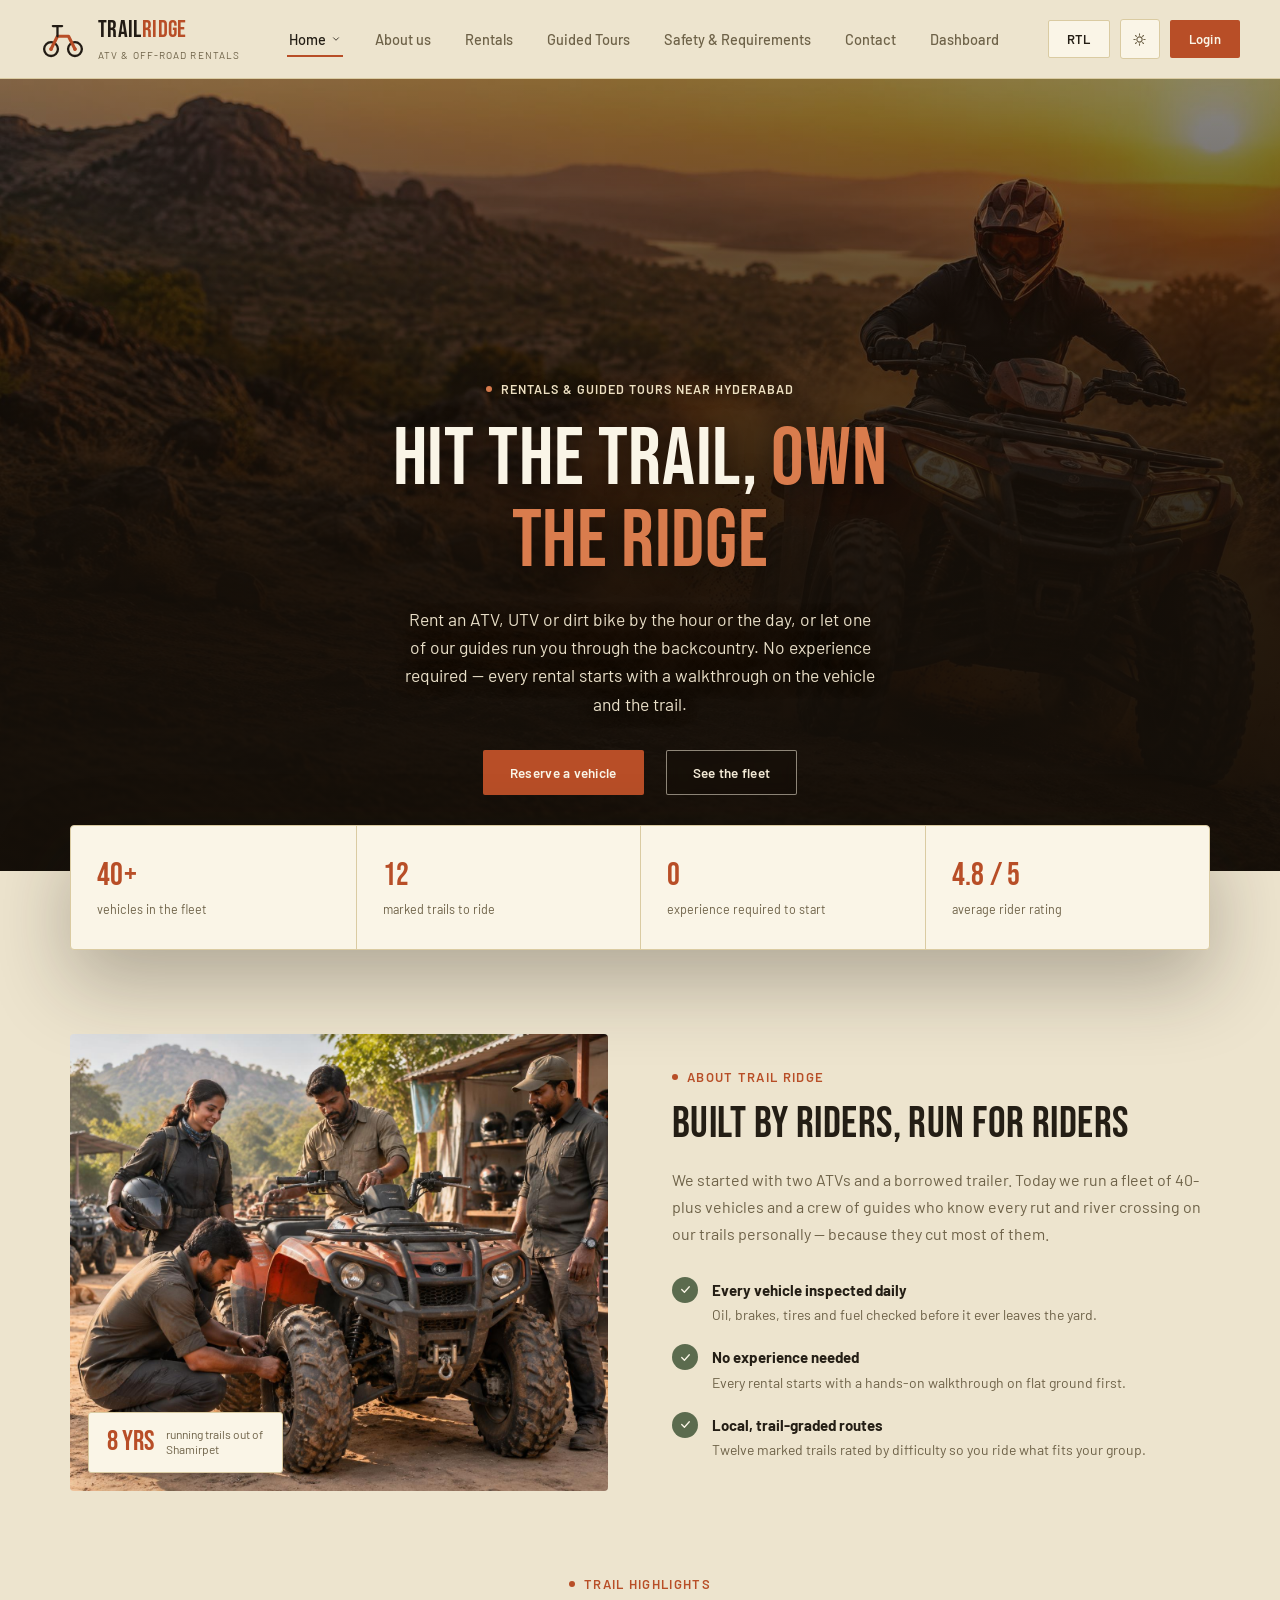
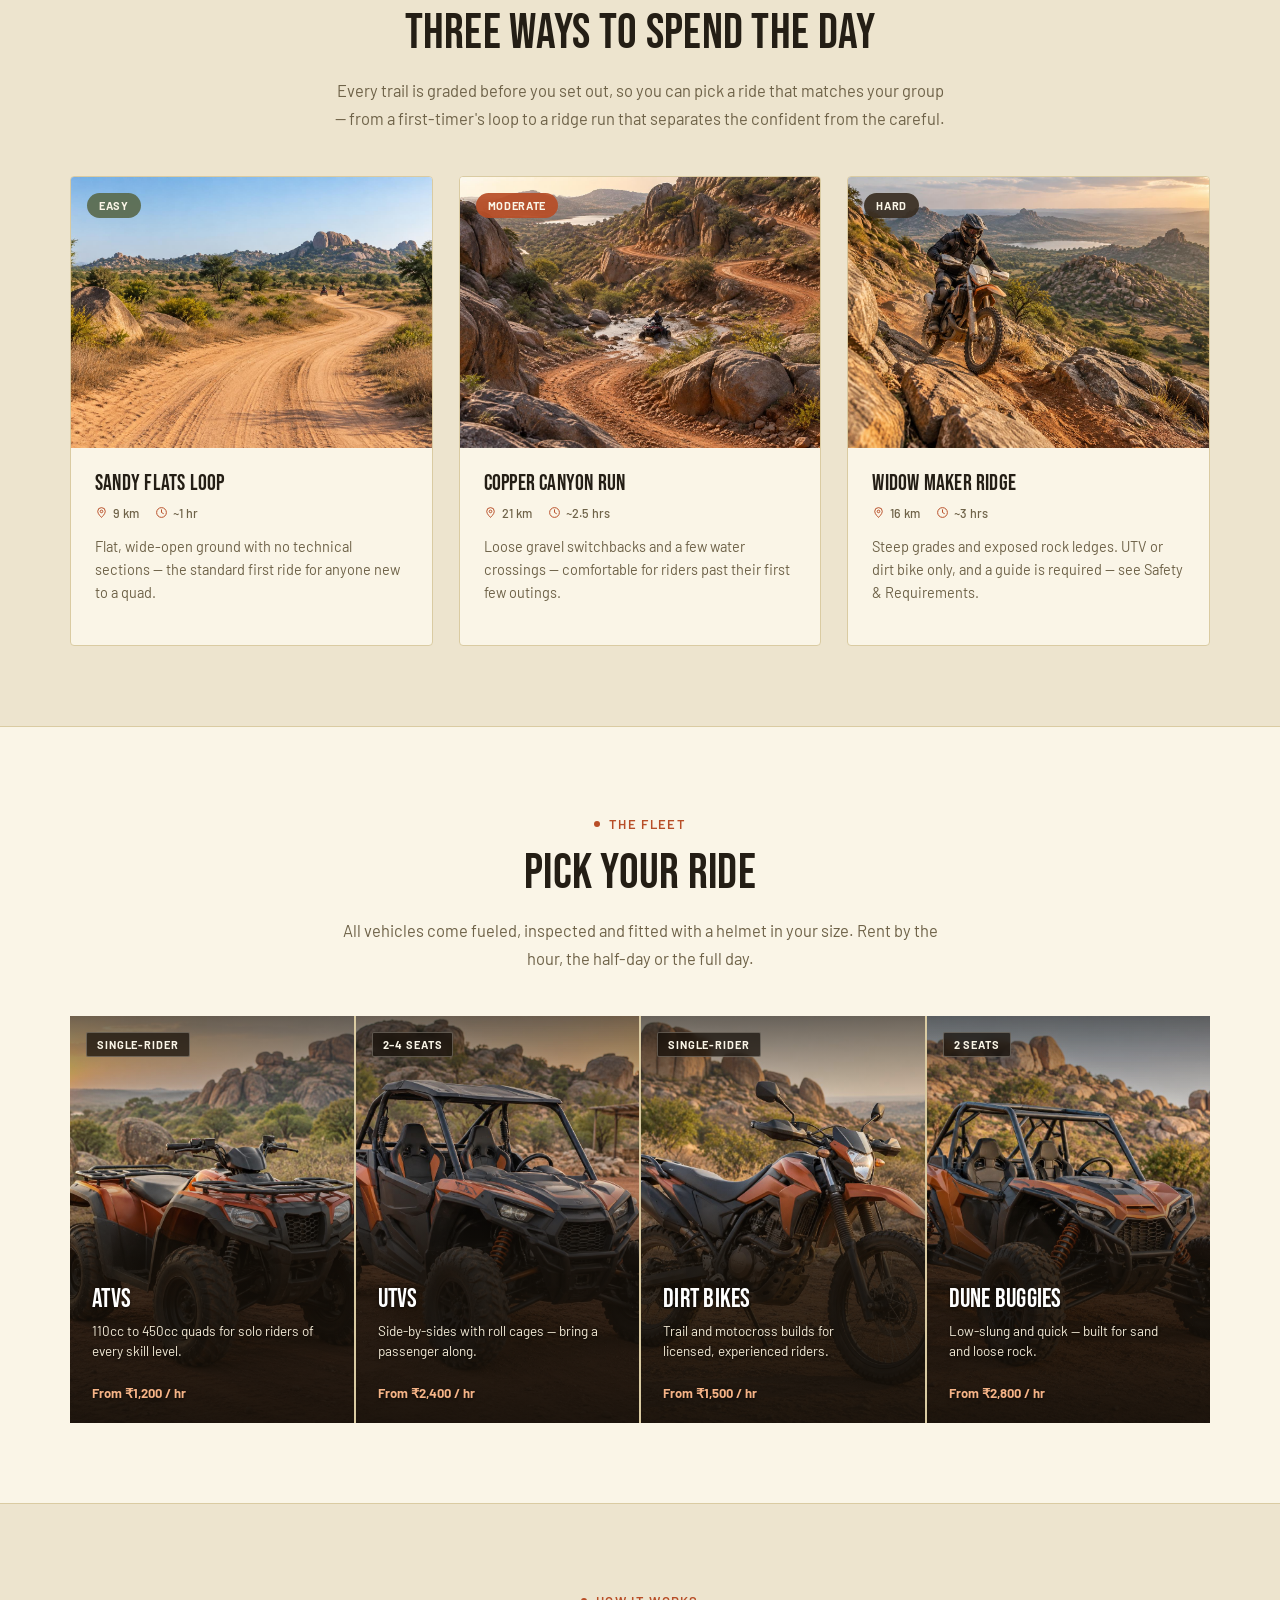
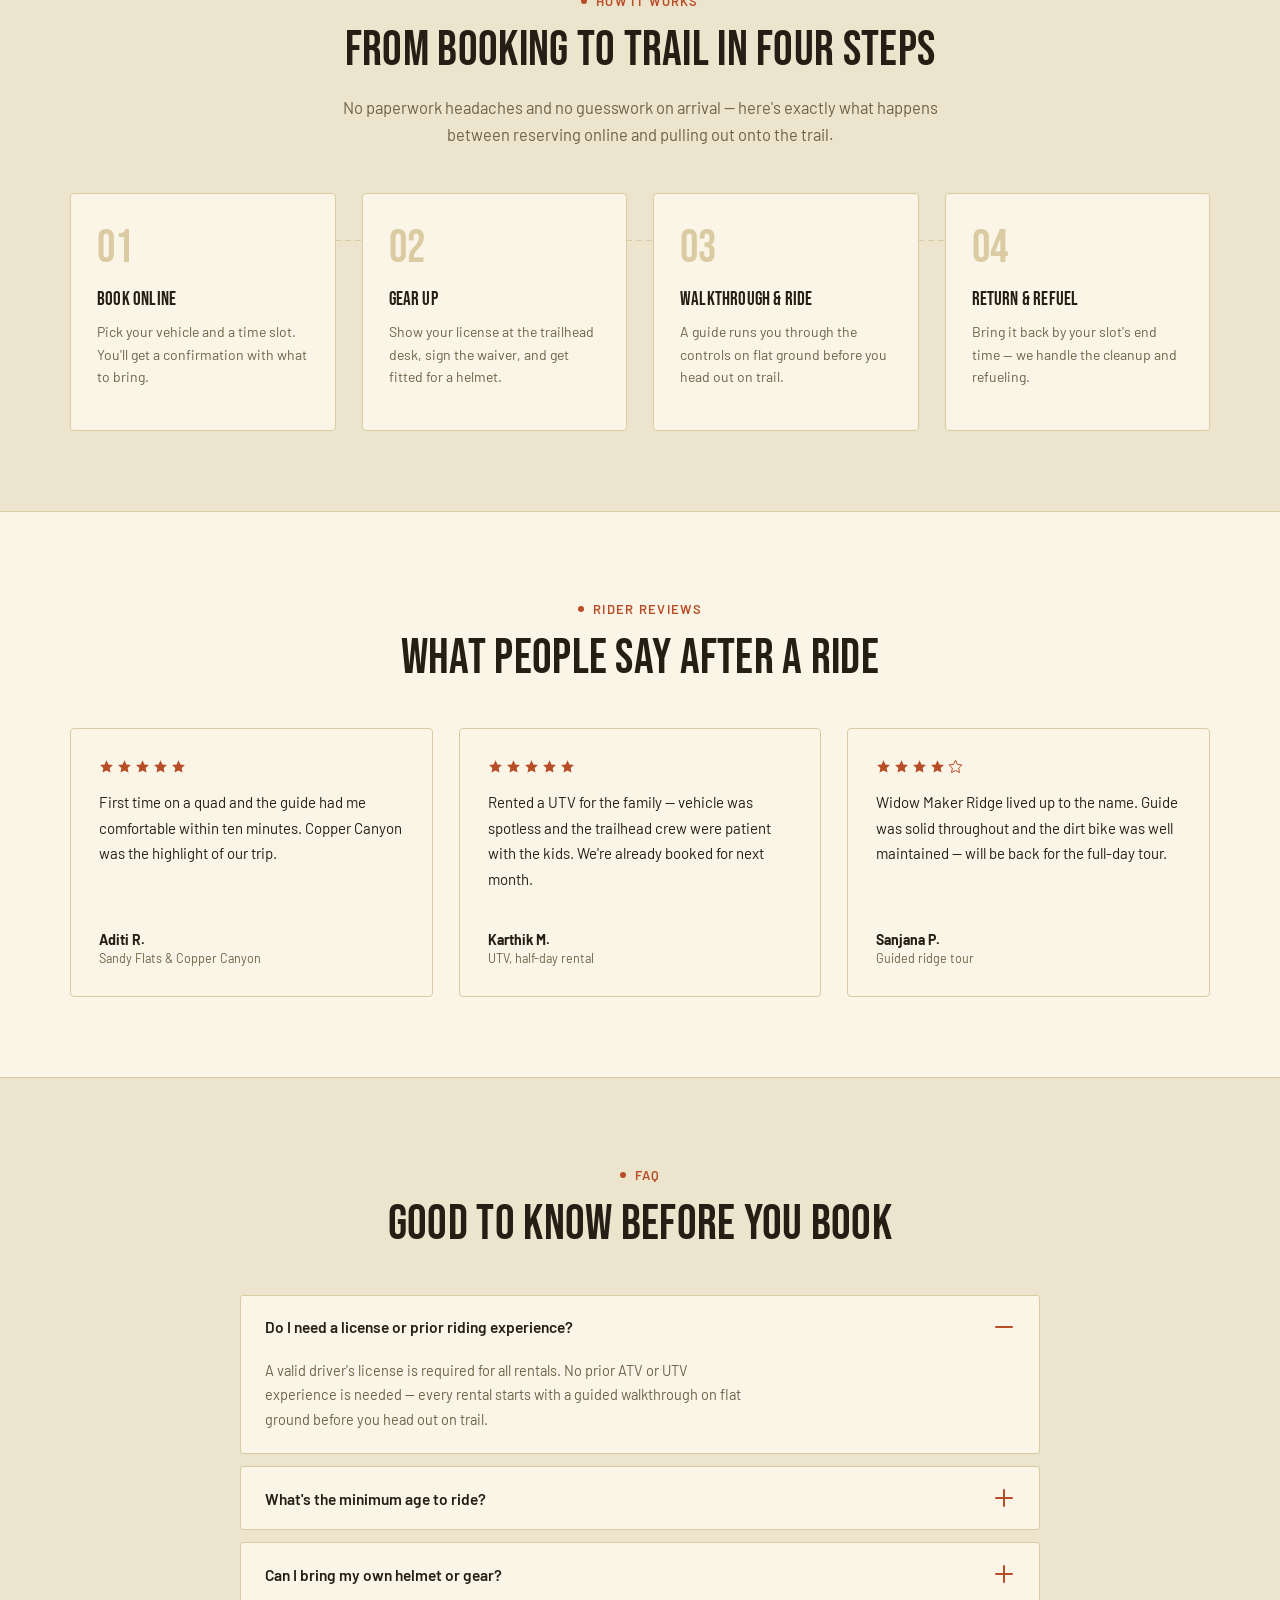
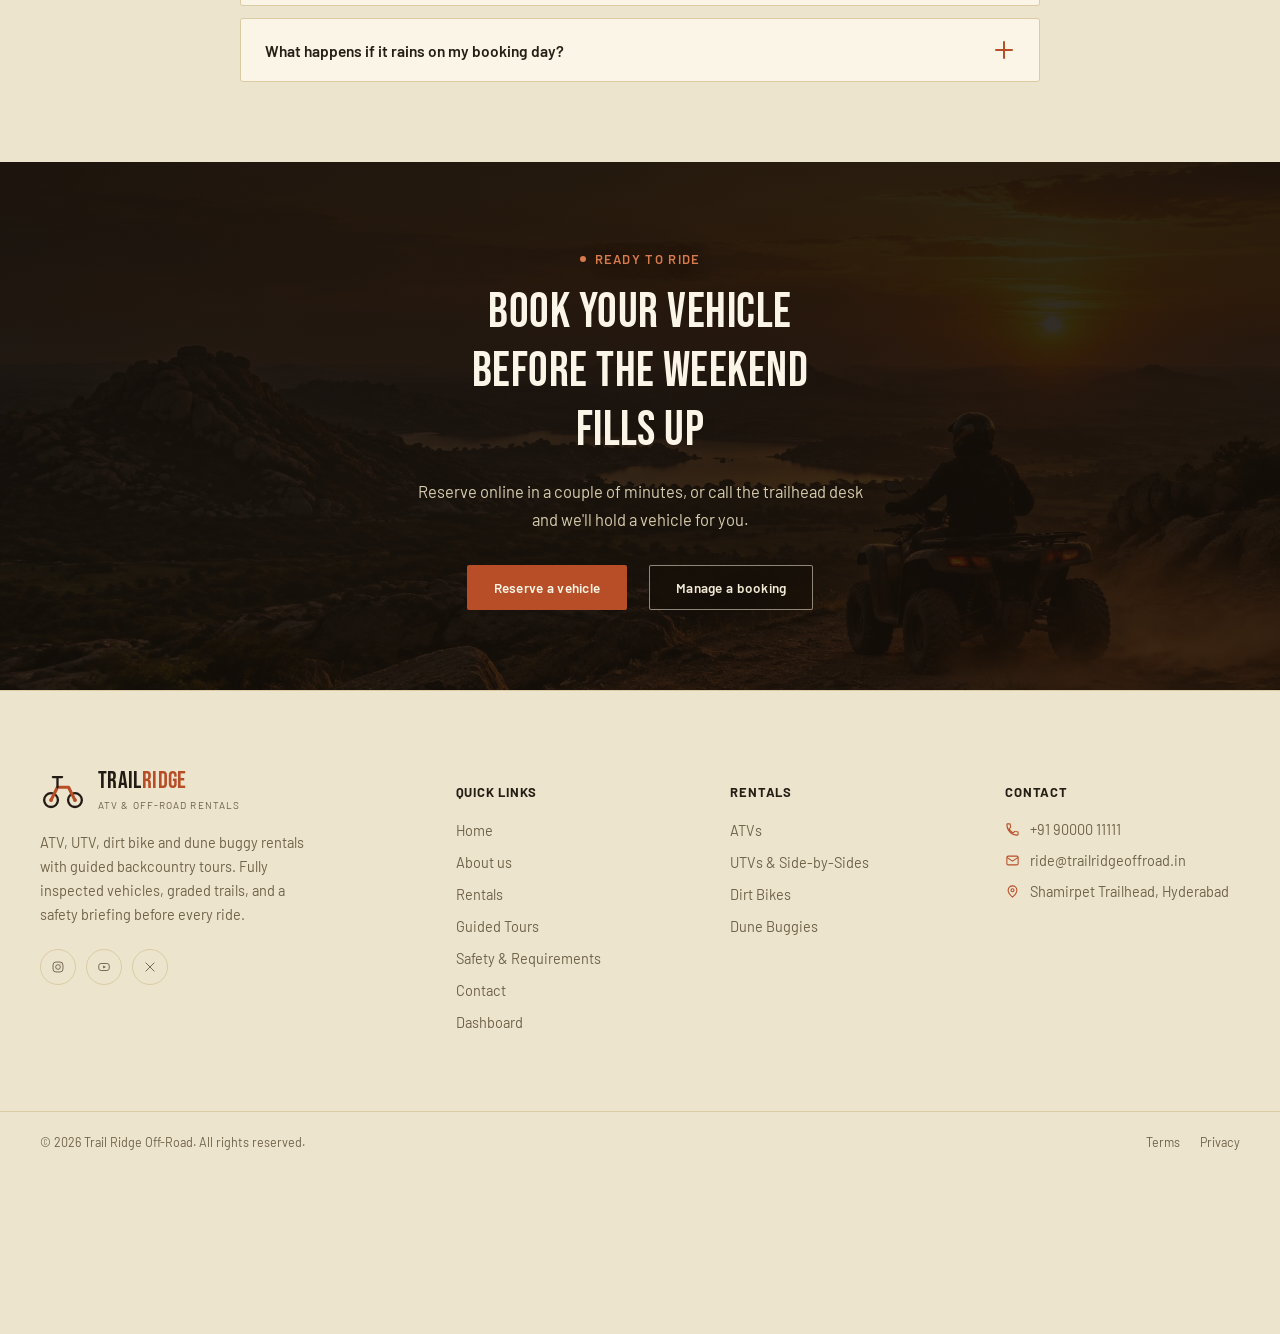
<file: index.html>
<!DOCTYPE html>
<html lang="en">
<head>
<meta charset="UTF-8"/>
<meta http-equiv="refresh" content="0; url=./home/index.html"/>
<title></title>
</head>
<body>
<p> <a href="./home/index.html"></a></p>
</body>
</html>
</file>
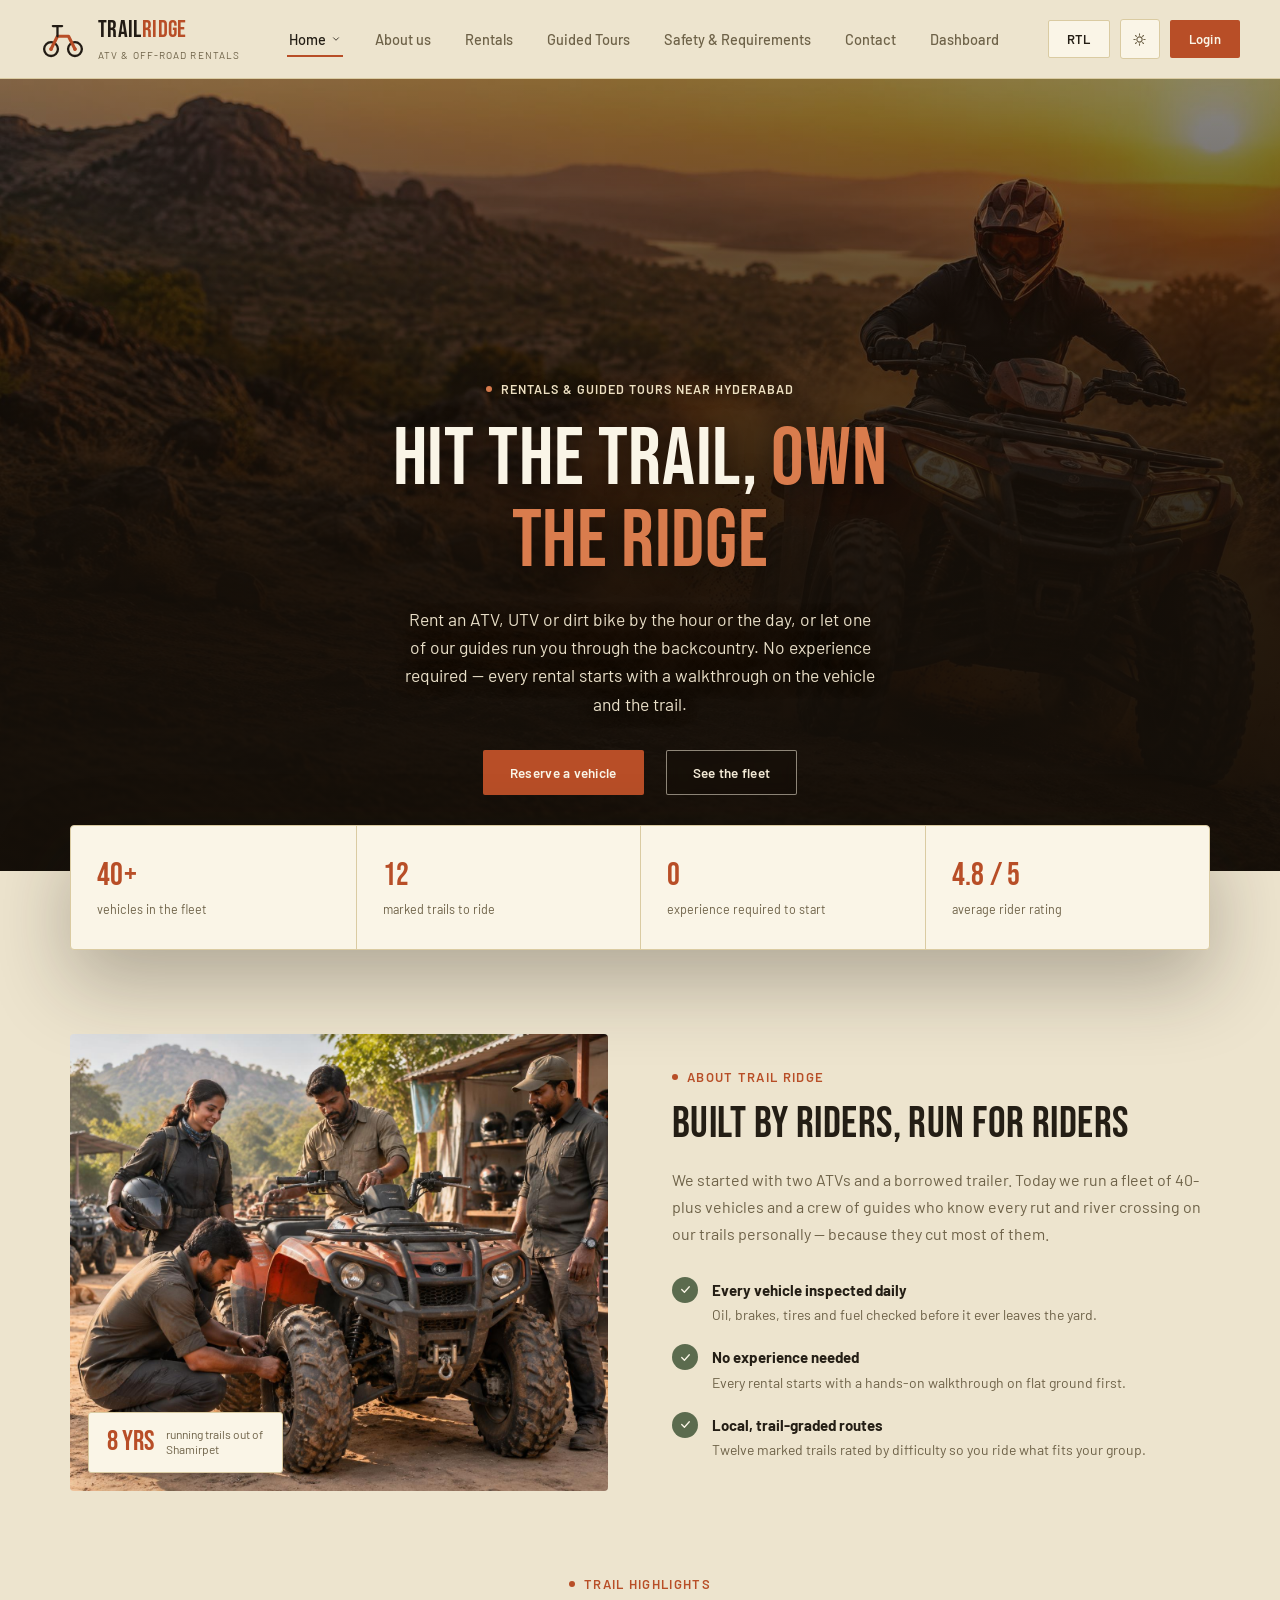
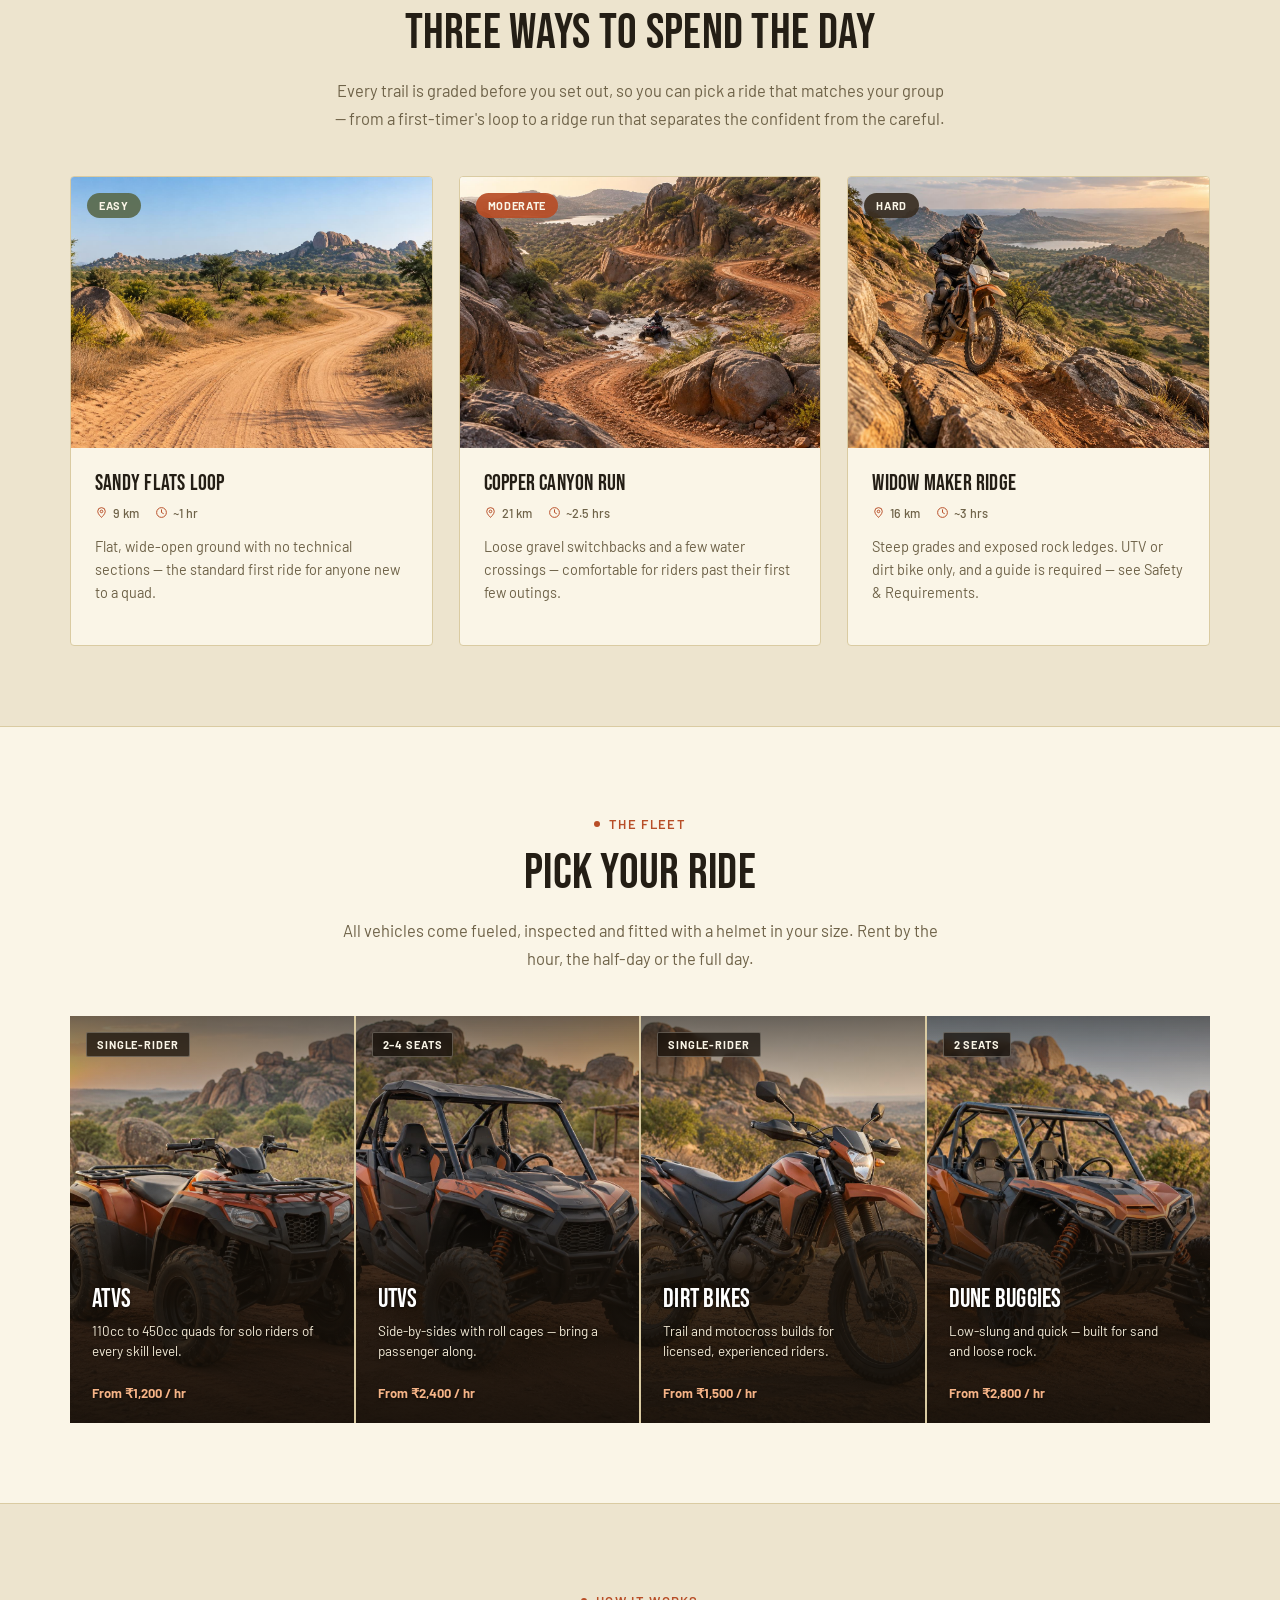
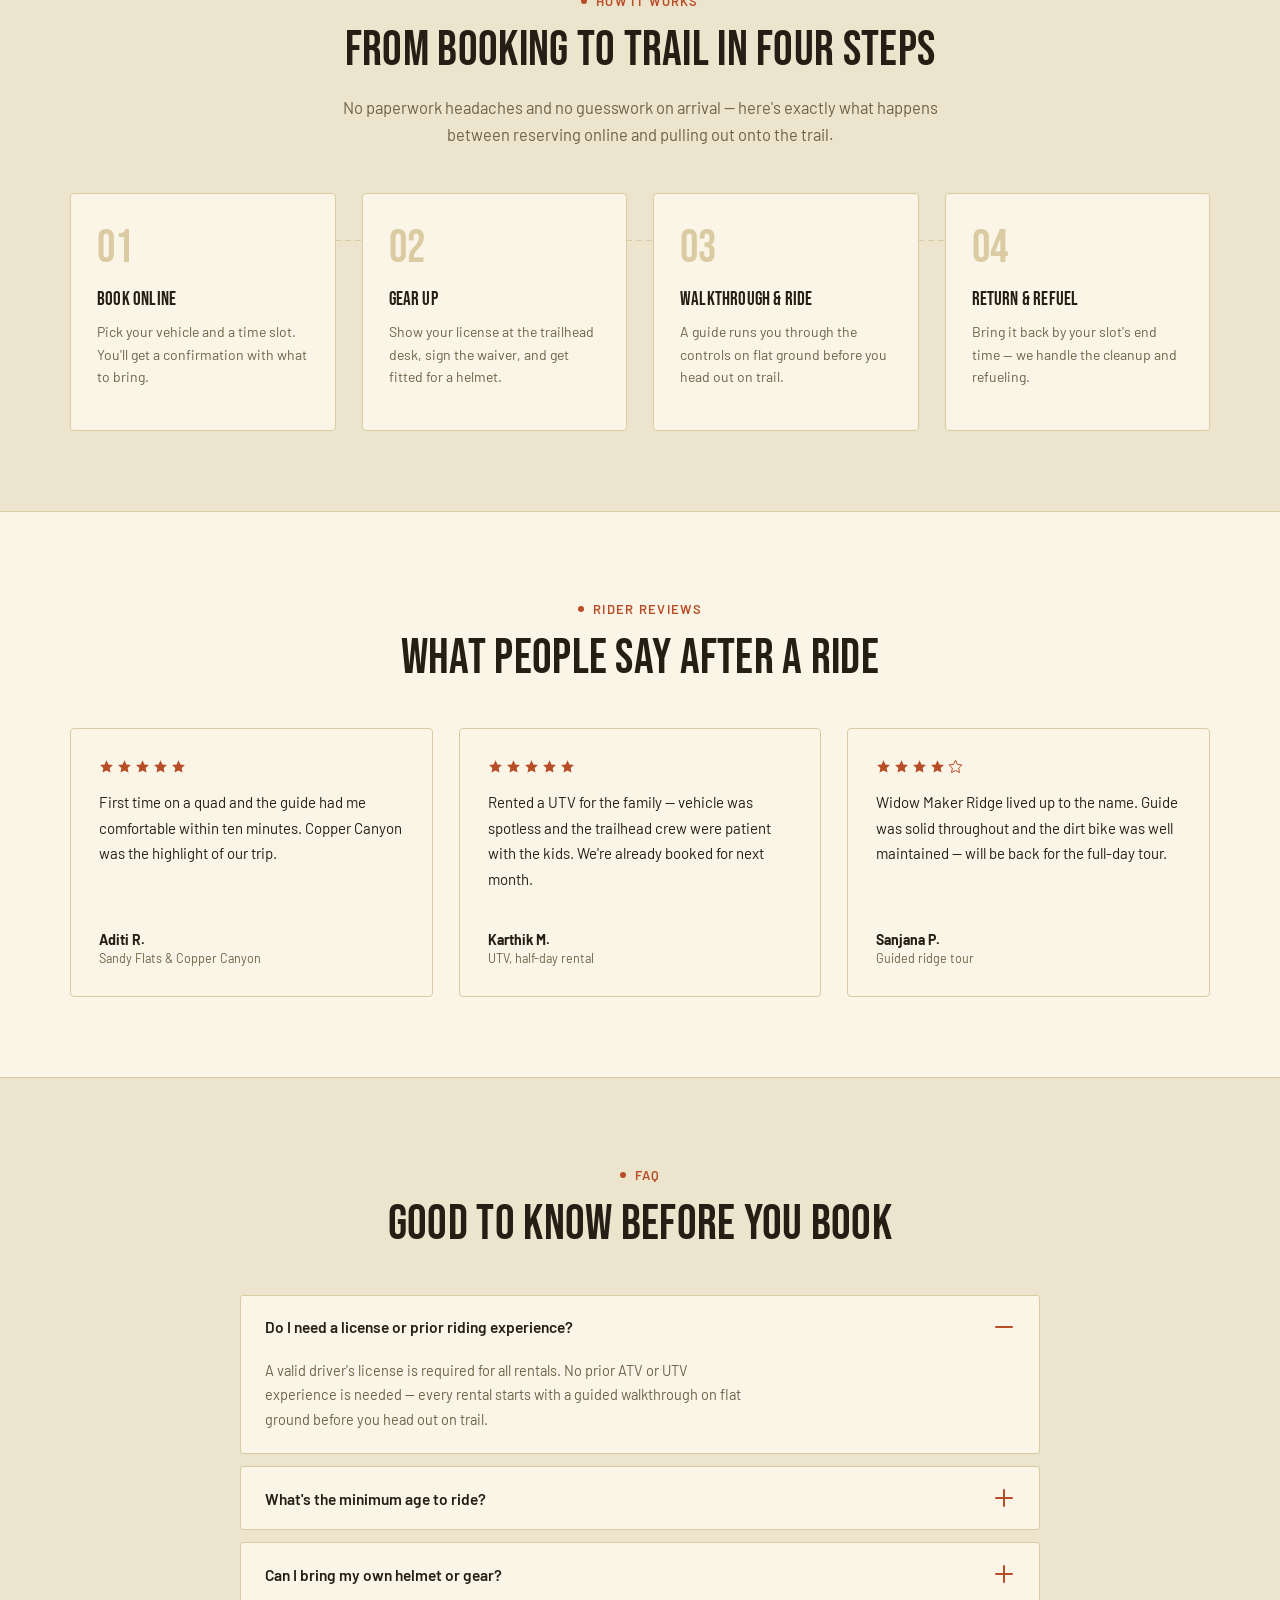
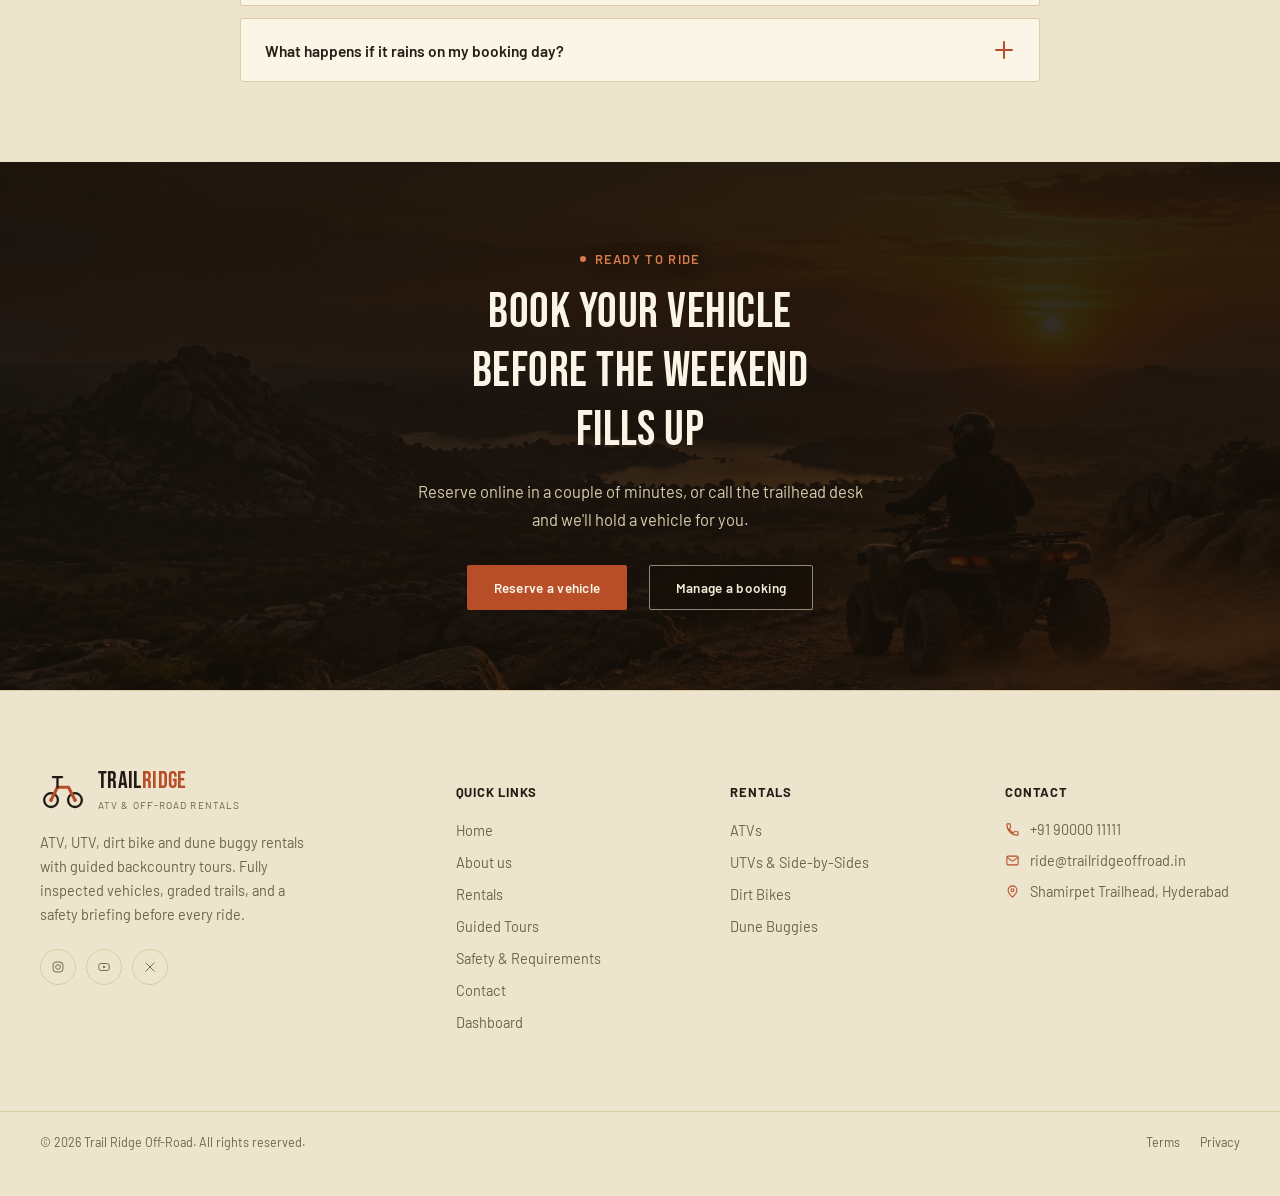
<file: home/index.html>
<!DOCTYPE html>
<html lang="en" dir="ltr" data-theme="light">
<head>
<meta charset="UTF-8">
<meta name="viewport" content="width=device-width, initial-scale=1.0">
<title>Trail Ridge Off-Road — ATV &amp; Off-Road Vehicle Rentals</title>
<meta name="description" content="ATV, UTV and dirt bike rentals plus guided backcountry tours. Gear up and hit the trail.">
<link rel="preconnect" href="https://fonts.googleapis.com">
<link rel="preconnect" href="https://fonts.gstatic.com" crossorigin>
<link href="https://fonts.googleapis.com/css2?family=Bebas+Neue&family=Barlow:wght@400;500;600;700;800&display=swap" rel="stylesheet">
<link rel="stylesheet" href="style.css">
<link rel="icon" href="data:image/svg+xml,%3Csvg xmlns='http://www.w3.org/2000/svg' viewBox='0 0 100 100'%3E%3Ccircle cx='24' cy='72' r='15' fill='none' stroke='%23221B14' stroke-width='5'/%3E%3Ccircle cx='24' cy='72' r='4' fill='%23B84E27'/%3E%3Ccircle cx='76' cy='72' r='15' fill='none' stroke='%23221B14' stroke-width='5'/%3E%3Ccircle cx='76' cy='72' r='4' fill='%23B84E27'/%3E%3Cpath d='M24 72 L38 44 L62 44 L76 72' stroke='%23B84E27' stroke-width='7' fill='none' stroke-linecap='round' stroke-linejoin='round'/%3E%3Cpath d='M38 44 L38 24' stroke='%23221B14' stroke-width='5' stroke-linecap='round'/%3E%3Cpath d='M28 22 L48 22' stroke='%23221B14' stroke-width='5' stroke-linecap='round'/%3E%3C/svg%3E">
</head>

<body>

<header class="site">
  <div class="wrap nav-row">

    <a href="index.html" class="brand">
      <span class="brand-mark" aria-hidden="true">
        <svg viewBox="0 0 100 100" fill="none">
          <circle cx="24" cy="72" r="15" fill="none" stroke="var(--logo-ink)" stroke-width="5"/>
          <circle cx="24" cy="72" r="4" fill="var(--logo-rust)"/>
          <circle cx="76" cy="72" r="15" fill="none" stroke="var(--logo-ink)" stroke-width="5"/>
          <circle cx="76" cy="72" r="4" fill="var(--logo-rust)"/>
          <path d="M24 72 L38 44 L62 44 L76 72" stroke="var(--logo-rust)" stroke-width="7" fill="none" stroke-linecap="round" stroke-linejoin="round"/>
          <path d="M38 44 L38 24" stroke="var(--logo-ink)" stroke-width="5" stroke-linecap="round"/>
          <path d="M28 22 L48 22" stroke="var(--logo-ink)" stroke-width="5" stroke-linecap="round"/>
        </svg>
      </span>

      <span class="brand-text">
        <span class="logo-word">TRAIL<em>RIDGE</em></span><br>
        <span class="brand-sub">ATV &amp; Off-Road Rentals</span>
      </span>
    </a>

    <nav class="primary">

      <div class="nav-item">
        <a href="index.html" class="active">
          Home
          <svg class="caret" viewBox="0 0 24 24" fill="none" stroke="currentColor" stroke-width="2">
            <path d="M6 9l6 6 6-6" stroke-linecap="round" stroke-linejoin="round"/>
          </svg>
        </a>

        <div class="dropdown">
          <a href="index.html">Home 1</a>
          <a href="../home2/home-2.html">Home 2</a>
        </div>
      </div>
      <a href="../about/about.html">About us</a>
      <a href="../rentals/rentals.html">Rentals</a>
      <a href="../tours/guided-tours.html">Guided Tours</a>
      <a href="../safety/safety-requirements.html">Safety &amp; Requirements</a>
      <a href="../contact/contact.html">Contact</a>
      <a href="../dashboard/dashboard.html">Dashboard</a>

    </nav>

    <div class="nav-actions">

      <button class="btn btn-outline btn-sm" id="dir-toggle" aria-label="Toggle text direction">
        RTL
      </button>

      <button class="icon-btn" id="theme-toggle" aria-label="Toggle dark mode">
        <svg class="sun" viewBox="0 0 24 24" fill="none" stroke="currentColor" stroke-width="1.7">
          <circle cx="12" cy="12" r="4.2"/>
          <path d="M12 3v2.2M12 18.8V21M21 12h-2.2M5.2 12H3M18.4 5.6l-1.5 1.5M7.1 16.9l-1.5 1.5M18.4 18.4l-1.5-1.5M7.1 7.1L5.6 5.6" stroke-linecap="round"/>
        </svg>

        <svg class="moon" viewBox="0 0 24 24" fill="none" stroke="currentColor" stroke-width="1.7">
          <path d="M20 14.5A8.5 8.5 0 1 1 9.5 4a7 7 0 0 0 10.5 10.5z" stroke-linejoin="round"/>
        </svg>
      </button>

      <a href="../login/login.html" class="btn btn-primary btn-sm desktop-only">
        Login
      </a>

      <button class="menu-toggle" id="menu-toggle" aria-label="Open menu">
        <svg viewBox="0 0 24 24" fill="none" stroke="currentColor" stroke-width="1.6">
          <path d="M3 6h18M3 12h18M3 18h18" stroke-linecap="round"/>
        </svg>
      </button>

    </div>
  </div>

  <div class="mobile-panel" id="mobile-panel">

    <details class="mobile-dropdown">
      <summary>Home</summary>
      <a href="index.html">Home 1</a>
      <a href="../home2/home-2.html">Home 2</a>
    </details>
    <a href="../about/about.html">About us</a>
    <a href="../rentals/rentals.html">Rentals</a>
    <a href="../tours/guided-tours.html">Guided Tours</a>
    <a href="../safety/safety-requirements.html">Safety &amp; Requirements</a>
    <a href="../contact/contact.html">Contact</a>
    <a href="../dashboard/dashboard.html">Dashboard</a>

    <a href="../login/login.html" class="btn btn-primary mobile-login-btn">
      Login
    </a>

  </div>
</header>


<section class="hero" id="top">

  <div class="hero-frame">

    <img src="images/blackridge-hero.jpg" alt="ATV kicking up dust on a desert trail at sunset">

    <div class="hero-copy">
      <div class="wrap">

        <p class="eyebrow-note">
          <span class="dot"></span>
          Rentals &amp; guided tours near Hyderabad
        </p>

        <h1>Hit the trail, <em>own the ridge</em></h1>

        <p class="lead">
          Rent an ATV, UTV or dirt bike by the hour or the day, or let one of our guides run you through the backcountry. No experience required — every rental starts with a walkthrough on the vehicle and the trail.
        </p>

        <div class="hero-ctas">
          <a href="../contact/contact.html" class="btn btn-primary">
            Reserve a vehicle
          </a>

          <a href="../rentals/rentals.html" class="btn btn-ghost">
            See the fleet
          </a>
        </div>

      </div>
    </div>

  </div>

  <div class="stats-float-wrap wrap">
    <div class="stats-float">

      <div class="stat">
        <div class="num">40+</div>
        <div class="lbl">vehicles in the fleet</div>
      </div>

      <div class="stat">
        <div class="num">12</div>
        <div class="lbl">marked trails to ride</div>
      </div>

      <div class="stat">
        <div class="num">0</div>
        <div class="lbl">experience required to start</div>
      </div>

      <div class="stat">
        <div class="num">4.8 / 5</div>
        <div class="lbl">average rider rating</div>
      </div>

    </div>
  </div>

</section>


<section class="section" id="about">

  <div class="wrap about-grid">

    <div class="about-photo">

      <img src="images/blackridge-about.jpg" alt="Trail Ridge crew inspecting an ATV before a ride">

      <div class="about-photo-badge">
        <span class="num">8 yrs</span>
        <span class="lbl">running trails out of Shamirpet</span>
      </div>

    </div>

    <div class="about-copy">

      <span class="eyebrow"><span class="dot"></span>About Trail Ridge</span>

      <h2>Built by riders, run for riders</h2>

      <p>
        We started with two ATVs and a borrowed trailer. Today we run a fleet of 40-plus vehicles and a crew of guides who know every rut and river crossing on our trails personally — because they cut most of them.
      </p>

      <ul class="about-list">

        <li>
          <span class="check">
            <svg viewBox="0 0 24 24" fill="none" stroke="currentColor" stroke-width="2.4">
              <path d="M5 12l5 5L19 7" stroke-linecap="round" stroke-linejoin="round"/>
            </svg>
          </span>

          <span>
            <strong>Every vehicle inspected daily</strong>
            <span>Oil, brakes, tires and fuel checked before it ever leaves the yard.</span>
          </span>
        </li>

        <li>
          <span class="check">
            <svg viewBox="0 0 24 24" fill="none" stroke="currentColor" stroke-width="2.4">
              <path d="M5 12l5 5L19 7" stroke-linecap="round" stroke-linejoin="round"/>
            </svg>
          </span>

          <span>
            <strong>No experience needed</strong>
            <span>Every rental starts with a hands-on walkthrough on flat ground first.</span>
          </span>
        </li>

        <li>
          <span class="check">
            <svg viewBox="0 0 24 24" fill="none" stroke="currentColor" stroke-width="2.4">
              <path d="M5 12l5 5L19 7" stroke-linecap="round" stroke-linejoin="round"/>
            </svg>
          </span>

          <span>
            <strong>Local, trail-graded routes</strong>
            <span>Twelve marked trails rated by difficulty so you ride what fits your group.</span>
          </span>
        </li>

      </ul>

    </div>

  </div>

</section>


<section class="section" id="trails" style="padding-top:0;">

  <div class="wrap">

    <div class="section-head center">

      <span class="eyebrow"><span class="dot"></span>Trail highlights</span>

      <h2>Three ways to spend the day</h2>

      <p>
        Every trail is graded before you set out, so you can pick a ride that matches your group — from a first-timer's loop to a ridge run that separates the confident from the careful.
      </p>

    </div>

    <div class="trail-grid">

      <div class="trail-card">

        <div class="trail-photo">
          <img src="images/blackridge-trail-sandy-flats.jpg" alt="Wide sandy trail through open scrubland">
          <span class="difficulty easy">Easy</span>
        </div>

        <div class="trail-body">

          <h3>Sandy Flats Loop</h3>

          <div class="trail-meta">

            <span>
              <svg viewBox="0 0 24 24" fill="none" stroke="currentColor" stroke-width="1.8">
                <path d="M12 21s-7-6.1-7-11a7 7 0 0114 0c0 4.9-7 11-7 11z"/>
                <circle cx="12" cy="10" r="2.4"/>
              </svg>
              9 km
            </span>

            <span>
              <svg viewBox="0 0 24 24" fill="none" stroke="currentColor" stroke-width="1.8">
                <circle cx="12" cy="12" r="9"/>
                <path d="M12 7v5l3.5 2" stroke-linecap="round"/>
              </svg>
              ~1 hr
            </span>

          </div>

          <p>
            Flat, wide-open ground with no technical sections — the standard first ride for anyone new to a quad.
          </p>

        </div>

      </div>


      <div class="trail-card">

        <div class="trail-photo">
          <img src="images/blackridge-trail-copper-canyon.jpg" alt="Rocky canyon trail with switchbacks">
          <span class="difficulty moderate">Moderate</span>
        </div>

        <div class="trail-body">

          <h3>Copper Canyon Run</h3>

          <div class="trail-meta">

            <span>
              <svg viewBox="0 0 24 24" fill="none" stroke="currentColor" stroke-width="1.8">
                <path d="M12 21s-7-6.1-7-11a7 7 0 0114 0c0 4.9-7 11-7 11z"/>
                <circle cx="12" cy="10" r="2.4"/>
              </svg>
              21 km
            </span>

            <span>
              <svg viewBox="0 0 24 24" fill="none" stroke="currentColor" stroke-width="1.8">
                <circle cx="12" cy="12" r="9"/>
                <path d="M12 7v5l3.5 2" stroke-linecap="round"/>
              </svg>
              ~2.5 hrs
            </span>

          </div>

          <p>
            Loose gravel switchbacks and a few water crossings — comfortable for riders past their first few outings.
          </p>

        </div>

      </div>


      <div class="trail-card">

        <div class="trail-photo">
          <img src="images/blackridge-trail-widow-maker.jpg" alt="Steep rocky ridge trail at high elevation">
          <span class="difficulty hard">Hard</span>
        </div>

        <div class="trail-body">

          <h3>Widow Maker Ridge</h3>

          <div class="trail-meta">

            <span>
              <svg viewBox="0 0 24 24" fill="none" stroke="currentColor" stroke-width="1.8">
                <path d="M12 21s-7-6.1-7-11a7 7 0 0114 0c0 4.9-7 11-7 11z"/>
                <circle cx="12" cy="10" r="2.4"/>
              </svg>
              16 km
            </span>

            <span>
              <svg viewBox="0 0 24 24" fill="none" stroke="currentColor" stroke-width="1.8">
                <circle cx="12" cy="12" r="9"/>
                <path d="M12 7v5l3.5 2" stroke-linecap="round"/>
              </svg>
              ~3 hrs
            </span>

          </div>

          <p>
            Steep grades and exposed rock ledges. UTV or dirt bike only, and a guide is required — see Safety &amp; Requirements.
          </p>

        </div>

      </div>

    </div>

  </div>

</section>


<section class="section" id="fleet" style="background:var(--surface); border-top:1px solid var(--border); border-bottom:1px solid var(--border);">

  <div class="wrap">

    <div class="section-head center">

      <span class="eyebrow"><span class="dot"></span>The fleet</span>

      <h2>Pick your ride</h2>

      <p>
        All vehicles come fueled, inspected and fitted with a helmet in your size. Rent by the hour, the half-day or the full day.
      </p>

    </div>

    <div class="fleet-grid">

      <a href="../rentals/rentals.html#atvs" class="fleet-card">
        <img src="images/blackridge-fleet-atv.jpg" alt="Single-rider ATV quad bike">

        <span class="fleet-tag">Single-rider</span>

        <span class="fleet-name">
          <h3>ATVs</h3>
          <p>110cc to 450cc quads for solo riders of every skill level.</p>
          <span class="price">From ₹1,200 / hr</span>
        </span>
      </a>


      <a href="../rentals/rentals.html#utvs" class="fleet-card">
        <img src="images/blackridge-fleet-utv.jpg" alt="Two-seat side-by-side UTV">

        <span class="fleet-tag">2–4 seats</span>

        <span class="fleet-name">
          <h3>UTVs</h3>
          <p>Side-by-sides with roll cages — bring a passenger along.</p>
          <span class="price">From ₹2,400 / hr</span>
        </span>
      </a>


      <a href="../rentals/rentals.html#dirt-bikes" class="fleet-card">
        <img src="images/blackridge-fleet-dirtbike.jpg" alt="Off-road dirt bike">

        <span class="fleet-tag">Single-rider</span>

        <span class="fleet-name">
          <h3>Dirt Bikes</h3>
          <p>Trail and motocross builds for licensed, experienced riders.</p>
          <span class="price">From ₹1,500 / hr</span>
        </span>
      </a>


      <a href="../rentals/rentals.html#dune-buggies" class="fleet-card">
        <img src="images/blackridge-fleet-buggy.jpg" alt="Off-road dune buggy">

        <span class="fleet-tag">2 seats</span>

        <span class="fleet-name">
          <h3>Dune Buggies</h3>
          <p>Low-slung and quick — built for sand and loose rock.</p>
          <span class="price">From ₹2,800 / hr</span>
        </span>
      </a>

    </div>

  </div>

</section>


<section class="section" id="how-it-works">

  <div class="wrap">

    <div class="section-head center">

      <span class="eyebrow"><span class="dot"></span>How it works</span>

      <h2>From booking to trail in four steps</h2>

      <p>
        No paperwork headaches and no guesswork on arrival — here's exactly what happens between reserving online and pulling out onto the trail.
      </p>

    </div>

    <div class="steps-grid">

      <div class="step-card">
        <div class="step-num">01</div>
        <h3>Book online</h3>
        <p>Pick your vehicle and a time slot. You'll get a confirmation with what to bring.</p>
      </div>

      <div class="step-card">
        <div class="step-num">02</div>
        <h3>Gear up</h3>
        <p>Show your license at the trailhead desk, sign the waiver, and get fitted for a helmet.</p>
      </div>

      <div class="step-card">
        <div class="step-num">03</div>
        <h3>Walkthrough &amp; ride</h3>
        <p>A guide runs you through the controls on flat ground before you head out on trail.</p>
      </div>

      <div class="step-card">
        <div class="step-num">04</div>
        <h3>Return &amp; refuel</h3>
        <p>Bring it back by your slot's end time — we handle the cleanup and refueling.</p>
      </div>

    </div>

  </div>

</section>


<section class="section" id="reviews" style="background:var(--surface); border-top:1px solid var(--border); border-bottom:1px solid var(--border);">

  <div class="wrap">

    <div class="section-head center">
      <span class="eyebrow"><span class="dot"></span>Rider reviews</span>
      <h2>What people say after a ride</h2>
    </div>

    <div class="testimonial-grid">

      <div class="testimonial-card">

        <div class="testimonial-stars">
          <svg viewBox="0 0 24 24" fill="currentColor"><path d="M12 2l3.1 6.6 7.2.9-5.3 5 1.4 7.2L12 18.3 5.6 21.7 7 14.5l-5.3-5 7.2-.9z"/></svg>
          <svg viewBox="0 0 24 24" fill="currentColor"><path d="M12 2l3.1 6.6 7.2.9-5.3 5 1.4 7.2L12 18.3 5.6 21.7 7 14.5l-5.3-5 7.2-.9z"/></svg>
          <svg viewBox="0 0 24 24" fill="currentColor"><path d="M12 2l3.1 6.6 7.2.9-5.3 5 1.4 7.2L12 18.3 5.6 21.7 7 14.5l-5.3-5 7.2-.9z"/></svg>
          <svg viewBox="0 0 24 24" fill="currentColor"><path d="M12 2l3.1 6.6 7.2.9-5.3 5 1.4 7.2L12 18.3 5.6 21.7 7 14.5l-5.3-5 7.2-.9z"/></svg>
          <svg viewBox="0 0 24 24" fill="currentColor"><path d="M12 2l3.1 6.6 7.2.9-5.3 5 1.4 7.2L12 18.3 5.6 21.7 7 14.5l-5.3-5 7.2-.9z"/></svg>
        </div>

        <p class="quote">
          First time on a quad and the guide had me comfortable within ten minutes. Copper Canyon was the highlight of our trip.
        </p>

        <div class="testimonial-who">
          <span>
            <strong>Aditi R.</strong>
            <span>Sandy Flats &amp; Copper Canyon</span>
          </span>
        </div>

      </div>


      <div class="testimonial-card">

        <div class="testimonial-stars">
          <svg viewBox="0 0 24 24" fill="currentColor"><path d="M12 2l3.1 6.6 7.2.9-5.3 5 1.4 7.2L12 18.3 5.6 21.7 7 14.5l-5.3-5 7.2-.9z"/></svg>
          <svg viewBox="0 0 24 24" fill="currentColor"><path d="M12 2l3.1 6.6 7.2.9-5.3 5 1.4 7.2L12 18.3 5.6 21.7 7 14.5l-5.3-5 7.2-.9z"/></svg>
          <svg viewBox="0 0 24 24" fill="currentColor"><path d="M12 2l3.1 6.6 7.2.9-5.3 5 1.4 7.2L12 18.3 5.6 21.7 7 14.5l-5.3-5 7.2-.9z"/></svg>
          <svg viewBox="0 0 24 24" fill="currentColor"><path d="M12 2l3.1 6.6 7.2.9-5.3 5 1.4 7.2L12 18.3 5.6 21.7 7 14.5l-5.3-5 7.2-.9z"/></svg>
          <svg viewBox="0 0 24 24" fill="currentColor"><path d="M12 2l3.1 6.6 7.2.9-5.3 5 1.4 7.2L12 18.3 5.6 21.7 7 14.5l-5.3-5 7.2-.9z"/></svg>
        </div>

        <p class="quote">
          Rented a UTV for the family — vehicle was spotless and the trailhead crew were patient with the kids. We're already booked for next month.
        </p>

        <div class="testimonial-who">
          <span>
            <strong>Karthik M.</strong>
            <span>UTV, half-day rental</span>
          </span>
        </div>

      </div>


      <div class="testimonial-card">

        <div class="testimonial-stars">
          <svg viewBox="0 0 24 24" fill="currentColor"><path d="M12 2l3.1 6.6 7.2.9-5.3 5 1.4 7.2L12 18.3 5.6 21.7 7 14.5l-5.3-5 7.2-.9z"/></svg>
          <svg viewBox="0 0 24 24" fill="currentColor"><path d="M12 2l3.1 6.6 7.2.9-5.3 5 1.4 7.2L12 18.3 5.6 21.7 7 14.5l-5.3-5 7.2-.9z"/></svg>
          <svg viewBox="0 0 24 24" fill="currentColor"><path d="M12 2l3.1 6.6 7.2.9-5.3 5 1.4 7.2L12 18.3 5.6 21.7 7 14.5l-5.3-5 7.2-.9z"/></svg>
          <svg viewBox="0 0 24 24" fill="currentColor"><path d="M12 2l3.1 6.6 7.2.9-5.3 5 1.4 7.2L12 18.3 5.6 21.7 7 14.5l-5.3-5 7.2-.9z"/></svg>
          <svg viewBox="0 0 24 24" fill="none" stroke="currentColor" stroke-width="1.6"><path d="M12 2l3.1 6.6 7.2.9-5.3 5 1.4 7.2L12 18.3 5.6 21.7 7 14.5l-5.3-5 7.2-.9z"/></svg>
        </div>

        <p class="quote">
          Widow Maker Ridge lived up to the name. Guide was solid throughout and the dirt bike was well maintained — will be back for the full-day tour.
        </p>

        <div class="testimonial-who">
          <span>
            <strong>Sanjana P.</strong>
            <span>Guided ridge tour</span>
          </span>
        </div>

      </div>

    </div>

  </div>

</section>


<section class="section" id="faq">

  <div class="wrap">

    <div class="section-head center">
      <span class="eyebrow"><span class="dot"></span>FAQ</span>
      <h2>Good to know before you book</h2>
    </div>

    <div class="faq-list">

      <details class="faq-item" open>
        <summary>
          Do I need a license or prior riding experience?
          <span class="plus"></span>
        </summary>
        <div class="faq-body">
          A valid driver's license is required for all rentals. No prior ATV or UTV experience is needed — every rental starts with a guided walkthrough on flat ground before you head out on trail.
        </div>
      </details>

      <details class="faq-item">
        <summary>
          What's the minimum age to ride?
          <span class="plus"></span>
        </summary>
        <div class="faq-body">
          Riders must be 18 or older to rent a vehicle solo. Younger riders can ride as a passenger on a UTV with a parent or guardian. Full details are on our Safety &amp; Requirements page.
        </div>
      </details>

      <details class="faq-item">
        <summary>
          Can I bring my own helmet or gear?
          <span class="plus"></span>
        </summary>
        <div class="faq-body">
          Yes — you're welcome to bring your own DOT-approved helmet and riding gear. If not, we provide a helmet, goggles and gloves in your size at no extra cost.
        </div>
      </details>

      <details class="faq-item">
        <summary>
          What happens if it rains on my booking day?
          <span class="plus"></span>
        </summary>
        <div class="faq-body">
          We'll call you the morning of your slot if trail conditions are unsafe and help you reschedule free of charge — no cancellation fee for weather.
        </div>
      </details>

    </div>

  </div>

</section>


<section class="section trial-section" id="trial" style="position:relative; overflow:hidden;">

  <div class="bg-photo" style="position:absolute; inset:0;">
    <img src="images/blackridge-cta.jpg" alt="Rider silhouetted against a dusty sunset trail" style="width:100%; height:100%; object-fit:cover;">
  </div>

  <div style="position:absolute; inset:0; background:linear-gradient(180deg, rgba(20,15,9,.90) 0%, rgba(20,15,9,.80) 100%);"></div>

  <div class="wrap" style="position:relative; z-index:1; text-align:center;">

    <span class="eyebrow on-dark" style="justify-content:center;">
      <span class="dot"></span>
      Ready to ride
    </span>

    <h2 style="font-size:clamp(30px,3.8vw,50px); color:#FAF5E7; max-width:20ch; margin:0 auto;">
      Book your vehicle before the weekend fills up
    </h2>

    <p style="margin:18px auto 0; max-width:52ch; font-size:16.5px; color:#D9CDAE; line-height:1.65;">
      Reserve online in a couple of minutes, or call the trailhead desk and we'll hold a vehicle for you.
    </p>

    <div class="hero-ctas" style="margin-top:32px;">
      <a href="../contact/contact.html" class="btn btn-primary">
        Reserve a vehicle
      </a>

      <a href="../login/login.html" class="btn btn-ghost">
        Manage a booking
      </a>
    </div>

  </div>

</section>


<footer class="site">

  <div class="wrap footer-grid">

    <div class="footer-brand">

      <a href="index.html" class="brand">

        <span class="brand-mark" aria-hidden="true">
          <svg viewBox="0 0 100 100" fill="none">
            <circle cx="24" cy="72" r="15" fill="none" stroke="var(--logo-ink)" stroke-width="5"/>
            <circle cx="24" cy="72" r="4" fill="var(--logo-rust)"/>
            <circle cx="76" cy="72" r="15" fill="none" stroke="var(--logo-ink)" stroke-width="5"/>
            <circle cx="76" cy="72" r="4" fill="var(--logo-rust)"/>
            <path d="M24 72 L38 44 L62 44 L76 72" stroke="var(--logo-rust)" stroke-width="7" fill="none" stroke-linecap="round" stroke-linejoin="round"/>
            <path d="M38 44 L38 24" stroke="var(--logo-ink)" stroke-width="5" stroke-linecap="round"/>
            <path d="M28 22 L48 22" stroke="var(--logo-ink)" stroke-width="5" stroke-linecap="round"/>
          </svg>
        </span>

        <span class="brand-text">
          <span class="logo-word">TRAIL<em>RIDGE</em></span><br>
          <span class="brand-sub">ATV &amp; Off-Road Rentals</span>
        </span>

      </a>

      <p class="footer-desc" style="margin-top:18px;">
        ATV, UTV, dirt bike and dune buggy rentals with guided backcountry tours. Fully inspected vehicles, graded trails, and a safety briefing before every ride.
      </p>

      <div class="socials">

        <a href="#" aria-label="Instagram">
          <svg viewBox="0 0 24 24" fill="none" stroke="currentColor" stroke-width="1.6">
            <rect x="3.5" y="3.5" width="17" height="17" rx="5"/>
            <circle cx="12" cy="12" r="4"/>
            <circle cx="17" cy="7" r="0.8" fill="currentColor" stroke="none"/>
          </svg>
        </a>

        <a href="#" aria-label="YouTube">
          <svg viewBox="0 0 24 24" fill="none" stroke="currentColor" stroke-width="1.6">
            <rect x="3" y="6" width="18" height="12" rx="4"/>
            <path d="M10.5 9.5l5 2.5-5 2.5z" fill="currentColor" stroke="none"/>
          </svg>
        </a>

        <a href="#" aria-label="X">
          <svg viewBox="0 0 24 24" fill="none" stroke="currentColor" stroke-width="1.6">
            <path d="M5 5l14 14M19 5L5 19" stroke-linecap="round"/>
          </svg>
        </a>

      </div>

    </div>


    <div class="footer-col">

      <h4>Quick links</h4>

      <ul>
        <li><a href="index.html">Home</a></li>
        <li><a href="../about/about.html">About us</a></li>
        <li><a href="../rentals/rentals.html">Rentals</a></li>
        <li><a href="../tours/guided-tours.html">Guided Tours</a></li>
        <li><a href="../safety/safety-requirements.html">Safety &amp; Requirements</a></li>
        <li><a href="../contact/contact.html">Contact</a></li>
        <li><a href="../dashboard/dashboard.html">Dashboard</a></li>
      </ul>

    </div>


    <div class="footer-col">

      <h4>Rentals</h4>

      <ul>
        <li><a href="../rentals/rentals.html#atvs">ATVs</a></li>
        <li><a href="../rentals/rentals.html#utvs">UTVs &amp; Side-by-Sides</a></li>
        <li><a href="../rentals/rentals.html#dirt-bikes">Dirt Bikes</a></li>
        <li><a href="../rentals/rentals.html#dune-buggies">Dune Buggies</a></li>
      </ul>

    </div>


    <div class="footer-col">

      <h4>Contact</h4>

      <ul>

        <li class="contact-line">
          <svg viewBox="0 0 24 24" fill="none" stroke="currentColor" stroke-width="1.7">
            <path d="M6.6 10.8c1.4 2.8 3.8 5.2 6.6 6.6l2.2-2.2c.3-.3.7-.4 1-.2 1.1.4 2.3.6 3.5.6.6 0 1 .4 1 1V20c0 .6-.4 1-1 1C10.6 21 3 13.4 3 4c0-.6.4-1 1-1h3.4c.6 0 1 .4 1 1 0 1.2.2 2.4.6 3.5.1.4 0 .8-.2 1z"/>
          </svg>
          +91 90000 11111
        </li>

        <li class="contact-line">
          <svg viewBox="0 0 24 24" fill="none" stroke="currentColor" stroke-width="1.7">
            <rect x="3" y="5" width="18" height="14" rx="2"/>
            <path d="M3 7l9 6 9-6"/>
          </svg>
          ride@trailridgeoffroad.in
        </li>

        <li class="contact-line">
          <svg viewBox="0 0 24 24" fill="none" stroke="currentColor" stroke-width="1.7">
            <path d="M12 21s-7-6.1-7-11a7 7 0 0114 0c0 4.9-7 11-7 11z"/>
            <circle cx="12" cy="10" r="2.4"/>
          </svg>
          Shamirpet Trailhead, Hyderabad
        </li>

      </ul>

    </div>

  </div>


  <div class="wrap footer-bottom">

    <span>
      © 2026 Trail Ridge Off-Road. All rights reserved.
    </span>

    <div class="footer-bottom-links">
      <a href="../additional-pages/terms.html">Terms</a>
      <a href="../additional-pages/privacy.html">Privacy</a>
    </div>

  </div>

</footer>


<script src="script.js"></script>

</body>
</html>
</file>
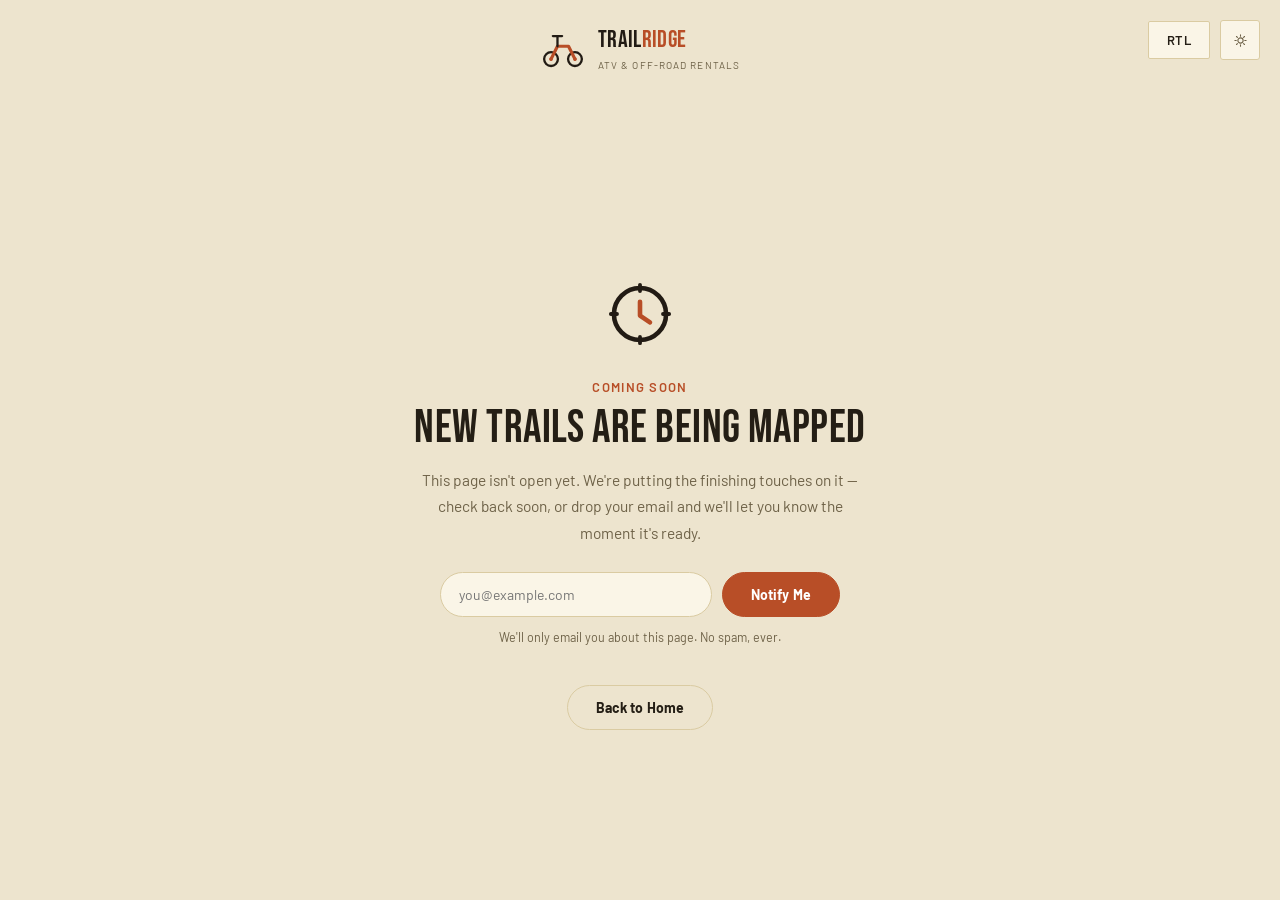
<file: additional-pages/coming-soon.html>
<!DOCTYPE html>
<html lang="en" dir="ltr" data-theme="light">
<head>
<meta charset="UTF-8">
<meta name="viewport" content="width=device-width, initial-scale=1.0">
<title>Coming Soon — Trail Ridge Off-Road</title>
<meta name="description" content="This page is on its way. Check back soon at Trail Ridge Off-Road.">
<link rel="preconnect" href="https://fonts.googleapis.com">
<link rel="preconnect" href="https://fonts.gstatic.com" crossorigin>
<link href="https://fonts.googleapis.com/css2?family=Bebas+Neue&family=Barlow:wght@400;500;600;700;800&display=swap" rel="stylesheet">
<link rel="stylesheet" href="../home/style.css">
<link rel="stylesheet" href="status.css">
<link rel="icon" href="data:image/svg+xml,%3Csvg xmlns='http://www.w3.org/2000/svg' viewBox='0 0 100 100'%3E%3Ccircle cx='24' cy='72' r='15' fill='none' stroke='%23221B14' stroke-width='5'/%3E%3Ccircle cx='24' cy='72' r='4' fill='%23B84E27'/%3E%3Ccircle cx='76' cy='72' r='15' fill='none' stroke='%23221B14' stroke-width='5'/%3E%3Ccircle cx='76' cy='72' r='4' fill='%23B84E27'/%3E%3Cpath d='M24 72 L38 44 L62 44 L76 72' stroke='%23B84E27' stroke-width='7' fill='none' stroke-linecap='round' stroke-linejoin='round'/%3E%3Cpath d='M38 44 L38 24' stroke='%23221B14' stroke-width='5' stroke-linecap='round'/%3E%3Cpath d='M28 22 L48 22' stroke='%23221B14' stroke-width='5' stroke-linecap='round'/%3E%3C/svg%3E">
</head>

<body class="status-body">

<div class="wrap legal-topbar">

  <a href="../home/index.html" class="brand">
    <span class="brand-mark" aria-hidden="true">
      <svg viewBox="0 0 100 100" fill="none">
        <circle cx="24" cy="72" r="15" fill="none" stroke="var(--logo-ink)" stroke-width="5"/>
        <circle cx="24" cy="72" r="4" fill="var(--logo-rust)"/>
        <circle cx="76" cy="72" r="15" fill="none" stroke="var(--logo-ink)" stroke-width="5"/>
        <circle cx="76" cy="72" r="4" fill="var(--logo-rust)"/>
        <path d="M24 72 L38 44 L62 44 L76 72" stroke="var(--logo-rust)" stroke-width="7" fill="none" stroke-linecap="round" stroke-linejoin="round"/>
        <path d="M38 44 L38 24" stroke="var(--logo-ink)" stroke-width="5" stroke-linecap="round"/>
        <path d="M28 22 L48 22" stroke="var(--logo-ink)" stroke-width="5" stroke-linecap="round"/>
      </svg>
    </span>
    <span class="brand-text">
      <span class="logo-word">TRAIL<em>RIDGE</em></span><br>
      <span class="brand-sub">ATV &amp; Off-Road Rentals</span>
    </span>
  </a>

  <div class="nav-actions">
    <button class="btn btn-outline btn-sm" id="dir-toggle" aria-label="Toggle text direction">RTL</button>

    <button class="icon-btn" id="theme-toggle" aria-label="Toggle dark mode">
      <svg class="sun" viewBox="0 0 24 24" fill="none" stroke="currentColor" stroke-width="1.7">
        <circle cx="12" cy="12" r="4.2"/>
        <path d="M12 3v2.2M12 18.8V21M21 12h-2.2M5.2 12H3M18.4 5.6l-1.5 1.5M7.1 16.9l-1.5 1.5M18.4 18.4l-1.5-1.5M7.1 7.1L5.6 5.6" stroke-linecap="round"/>
      </svg>
      <svg class="moon" viewBox="0 0 24 24" fill="none" stroke="currentColor" stroke-width="1.7">
        <path d="M20 14.5A8.5 8.5 0 1 1 9.5 4a7 7 0 0 0 10.5 10.5z" stroke-linejoin="round"/>
      </svg>
    </button>
  </div>

</div>

<section class="wrap status-shell">
  <div class="status-page">

    <svg class="status-icon" viewBox="0 0 120 120" fill="none" aria-hidden="true">
      <circle cx="60" cy="60" r="34" fill="none" stroke="var(--logo-ink)" stroke-width="6"/>
      <path d="M60 44v18l13 9" stroke="var(--logo-rust)" stroke-width="6" stroke-linecap="round" stroke-linejoin="round"/>
      <path d="M22 60h8M90 60h8M60 22v8M60 90v8" stroke="var(--logo-ink)" stroke-width="5" stroke-linecap="round"/>
    </svg>

    <span class="status-eyebrow">Coming Soon</span>
    <h1 class="status-title">New trails are being mapped</h1>
    <p class="status-text">
      This page isn't open yet. We're putting the finishing touches on it — check back soon, or drop your email and we'll let you know the moment it's ready.
    </p>

    <form class="status-form" onsubmit="return false;">
      <input type="email" placeholder="you@example.com" aria-label="Email address" required>
      <button type="submit" class="status-btn status-btn-primary">Notify Me</button>
    </form>
    <p class="status-note">We'll only email you about this page. No spam, ever.</p>

    <div class="status-actions">
      <a href="../home/index.html" class="status-btn status-btn-outline">Back to Home</a>
    </div>

  </div>
</section>

<script src="../home/script.js"></script>

</body>
</html>
</file>
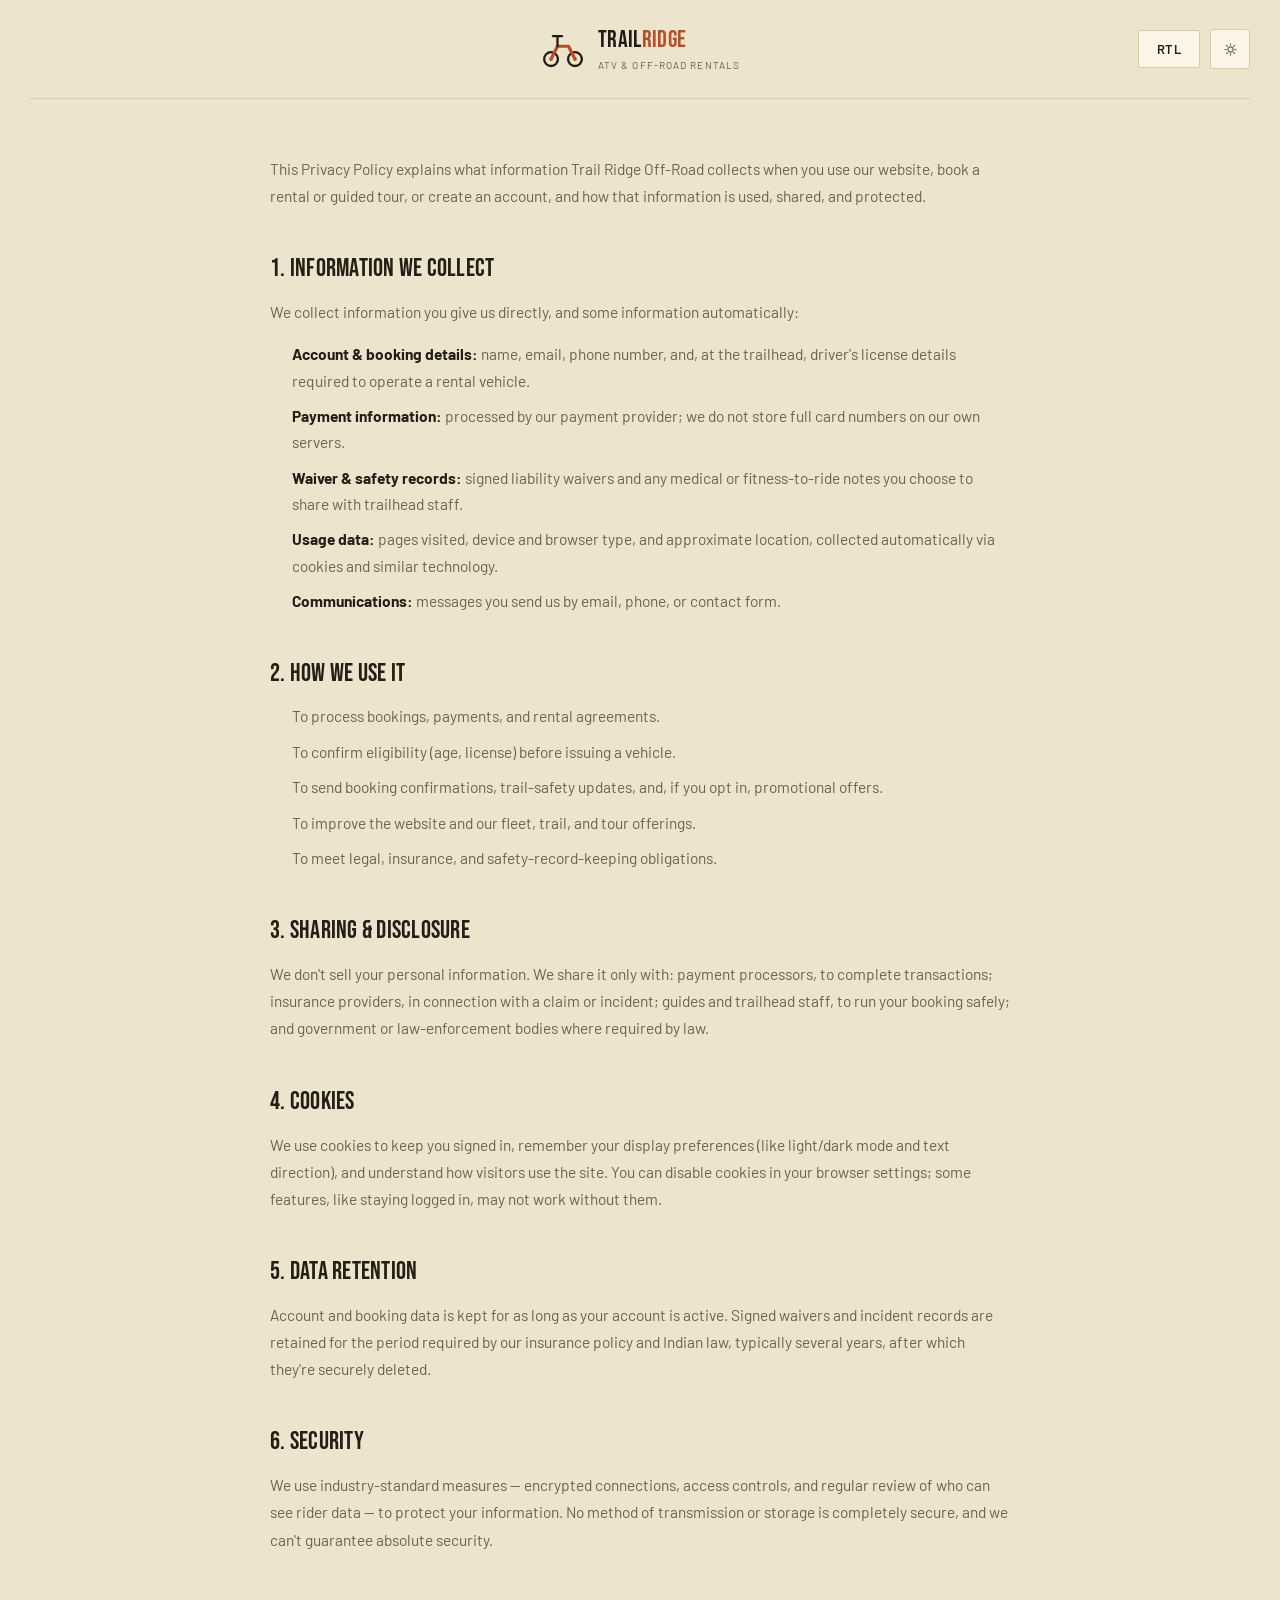
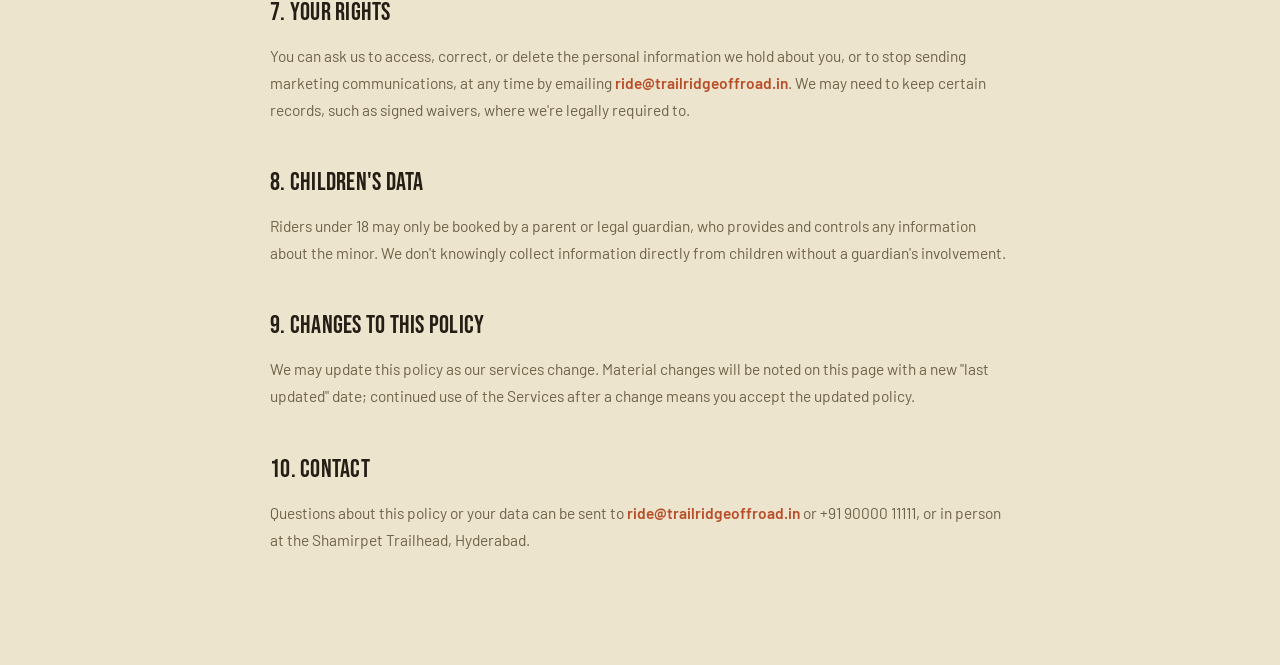
<file: additional-pages/privacy.html>
<!DOCTYPE html>
<html lang="en" dir="ltr" data-theme="light">
<head>
<meta charset="UTF-8">
<meta name="viewport" content="width=device-width, initial-scale=1.0">
<title>Privacy Policy — Trail Ridge Off-Road</title>
<meta name="description" content="How Trail Ridge Off-Road collects, uses and protects your information.">
<link rel="preconnect" href="https://fonts.googleapis.com">
<link rel="preconnect" href="https://fonts.gstatic.com" crossorigin>
<link href="https://fonts.googleapis.com/css2?family=Bebas+Neue&family=Barlow:wght@400;500;600;700;800&display=swap" rel="stylesheet">
<link rel="stylesheet" href="../home/style.css">
<link rel="stylesheet" href="legal.css">
<link rel="icon" href="data:image/svg+xml,%3Csvg xmlns='http://www.w3.org/2000/svg' viewBox='0 0 100 100'%3E%3Ccircle cx='24' cy='72' r='15' fill='none' stroke='%23221B14' stroke-width='5'/%3E%3Ccircle cx='24' cy='72' r='4' fill='%23B84E27'/%3E%3Ccircle cx='76' cy='72' r='15' fill='none' stroke='%23221B14' stroke-width='5'/%3E%3Ccircle cx='76' cy='72' r='4' fill='%23B84E27'/%3E%3Cpath d='M24 72 L38 44 L62 44 L76 72' stroke='%23B84E27' stroke-width='7' fill='none' stroke-linecap='round' stroke-linejoin='round'/%3E%3Cpath d='M38 44 L38 24' stroke='%23221B14' stroke-width='5' stroke-linecap='round'/%3E%3Cpath d='M28 22 L48 22' stroke='%23221B14' stroke-width='5' stroke-linecap='round'/%3E%3C/svg%3E">
</head>

<body>

<div class="wrap legal-topbar">

  <a href="../home/index.html" class="brand">
    <span class="brand-mark" aria-hidden="true">
      <svg viewBox="0 0 100 100" fill="none">
        <circle cx="24" cy="72" r="15" fill="none" stroke="var(--logo-ink)" stroke-width="5"/>
        <circle cx="24" cy="72" r="4" fill="var(--logo-rust)"/>
        <circle cx="76" cy="72" r="15" fill="none" stroke="var(--logo-ink)" stroke-width="5"/>
        <circle cx="76" cy="72" r="4" fill="var(--logo-rust)"/>
        <path d="M24 72 L38 44 L62 44 L76 72" stroke="var(--logo-rust)" stroke-width="7" fill="none" stroke-linecap="round" stroke-linejoin="round"/>
        <path d="M38 44 L38 24" stroke="var(--logo-ink)" stroke-width="5" stroke-linecap="round"/>
        <path d="M28 22 L48 22" stroke="var(--logo-ink)" stroke-width="5" stroke-linecap="round"/>
      </svg>
    </span>
    <span class="brand-text">
      <span class="logo-word">TRAIL<em>RIDGE</em></span><br>
      <span class="brand-sub">ATV &amp; Off-Road Rentals</span>
    </span>
  </a>

  <div class="nav-actions">
    <button class="btn btn-outline btn-sm" id="dir-toggle" aria-label="Toggle text direction">RTL</button>

    <button class="icon-btn" id="theme-toggle" aria-label="Toggle dark mode">
      <svg class="sun" viewBox="0 0 24 24" fill="none" stroke="currentColor" stroke-width="1.7">
        <circle cx="12" cy="12" r="4.2"/>
        <path d="M12 3v2.2M12 18.8V21M21 12h-2.2M5.2 12H3M18.4 5.6l-1.5 1.5M7.1 16.9l-1.5 1.5M18.4 18.4l-1.5-1.5M7.1 7.1L5.6 5.6" stroke-linecap="round"/>
      </svg>
      <svg class="moon" viewBox="0 0 24 24" fill="none" stroke="currentColor" stroke-width="1.7">
        <path d="M20 14.5A8.5 8.5 0 1 1 9.5 4a7 7 0 0 0 10.5 10.5z" stroke-linejoin="round"/>
      </svg>
    </button>
  </div>

</div>




<section class="wrap">
  <div class="legal-content">

    <p>
      This Privacy Policy explains what information Trail Ridge Off-Road collects when you use our website, book a rental or guided tour, or create an account, and how that information is used, shared, and protected.
    </p>

    <h2 id="collect">1. Information we collect</h2>
    <p>We collect information you give us directly, and some information automatically:</p>
    <ul>
      <li><strong>Account &amp; booking details:</strong> name, email, phone number, and, at the trailhead, driver's license details required to operate a rental vehicle.</li>
      <li><strong>Payment information:</strong> processed by our payment provider; we do not store full card numbers on our own servers.</li>
      <li><strong>Waiver &amp; safety records:</strong> signed liability waivers and any medical or fitness-to-ride notes you choose to share with trailhead staff.</li>
      <li><strong>Usage data:</strong> pages visited, device and browser type, and approximate location, collected automatically via cookies and similar technology.</li>
      <li><strong>Communications:</strong> messages you send us by email, phone, or contact form.</li>
    </ul>

    <h2 id="use">2. How we use it</h2>
    <ul>
      <li>To process bookings, payments, and rental agreements.</li>
      <li>To confirm eligibility (age, license) before issuing a vehicle.</li>
      <li>To send booking confirmations, trail-safety updates, and, if you opt in, promotional offers.</li>
      <li>To improve the website and our fleet, trail, and tour offerings.</li>
      <li>To meet legal, insurance, and safety-record-keeping obligations.</li>
    </ul>

    <h2 id="sharing">3. Sharing &amp; disclosure</h2>
    <p>
      We don't sell your personal information. We share it only with: payment processors, to complete transactions; insurance providers, in connection with a claim or incident; guides and trailhead staff, to run your booking safely; and government or law-enforcement bodies where required by law.
    </p>

    <h2 id="cookies">4. Cookies</h2>
    <p>
      We use cookies to keep you signed in, remember your display preferences (like light/dark mode and text direction), and understand how visitors use the site. You can disable cookies in your browser settings; some features, like staying logged in, may not work without them.
    </p>

    <h2 id="retention">5. Data retention</h2>
    <p>
      Account and booking data is kept for as long as your account is active. Signed waivers and incident records are retained for the period required by our insurance policy and Indian law, typically several years, after which they're securely deleted.
    </p>

    <h2 id="security">6. Security</h2>
    <p>
      We use industry-standard measures — encrypted connections, access controls, and regular review of who can see rider data — to protect your information. No method of transmission or storage is completely secure, and we can't guarantee absolute security.
    </p>

    <h2 id="rights">7. Your rights</h2>
    <p>
      You can ask us to access, correct, or delete the personal information we hold about you, or to stop sending marketing communications, at any time by emailing <a href="mailto:ride@trailridgeoffroad.in">ride@trailridgeoffroad.in</a>. We may need to keep certain records, such as signed waivers, where we're legally required to.
    </p>

    <h2 id="children">8. Children's data</h2>
    <p>
      Riders under 18 may only be booked by a parent or legal guardian, who provides and controls any information about the minor. We don't knowingly collect information directly from children without a guardian's involvement.
    </p>

    <h2 id="changes">9. Changes to this policy</h2>
    <p>
      We may update this policy as our services change. Material changes will be noted on this page with a new "last updated" date; continued use of the Services after a change means you accept the updated policy.
    </p>

    <h2 id="contact">10. Contact</h2>
    <p>
      Questions about this policy or your data can be sent to <a href="mailto:ride@trailridgeoffroad.in">ride@trailridgeoffroad.in</a> or +91 90000 11111, or in person at the Shamirpet Trailhead, Hyderabad.
    </p>

  </div>
</section>


<script src="../home/script.js"></script>

</body>
</html>
</file>
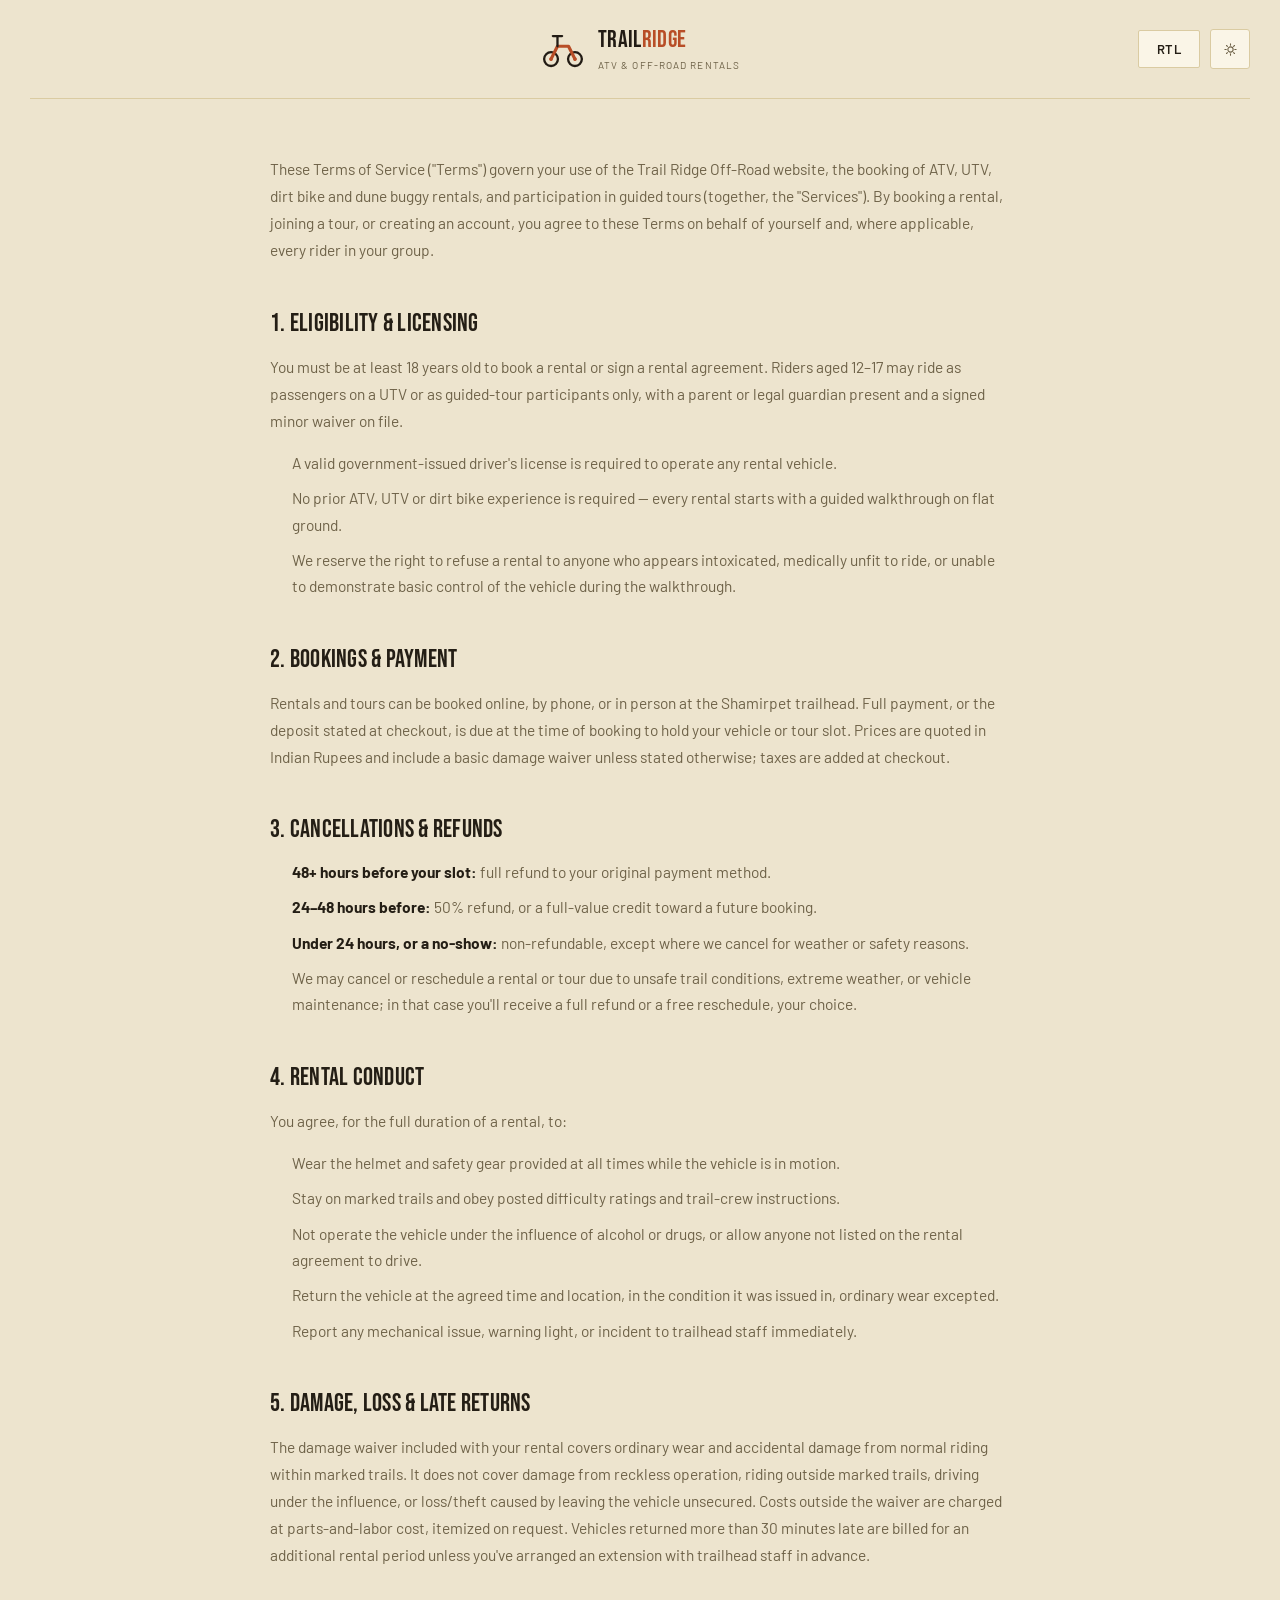
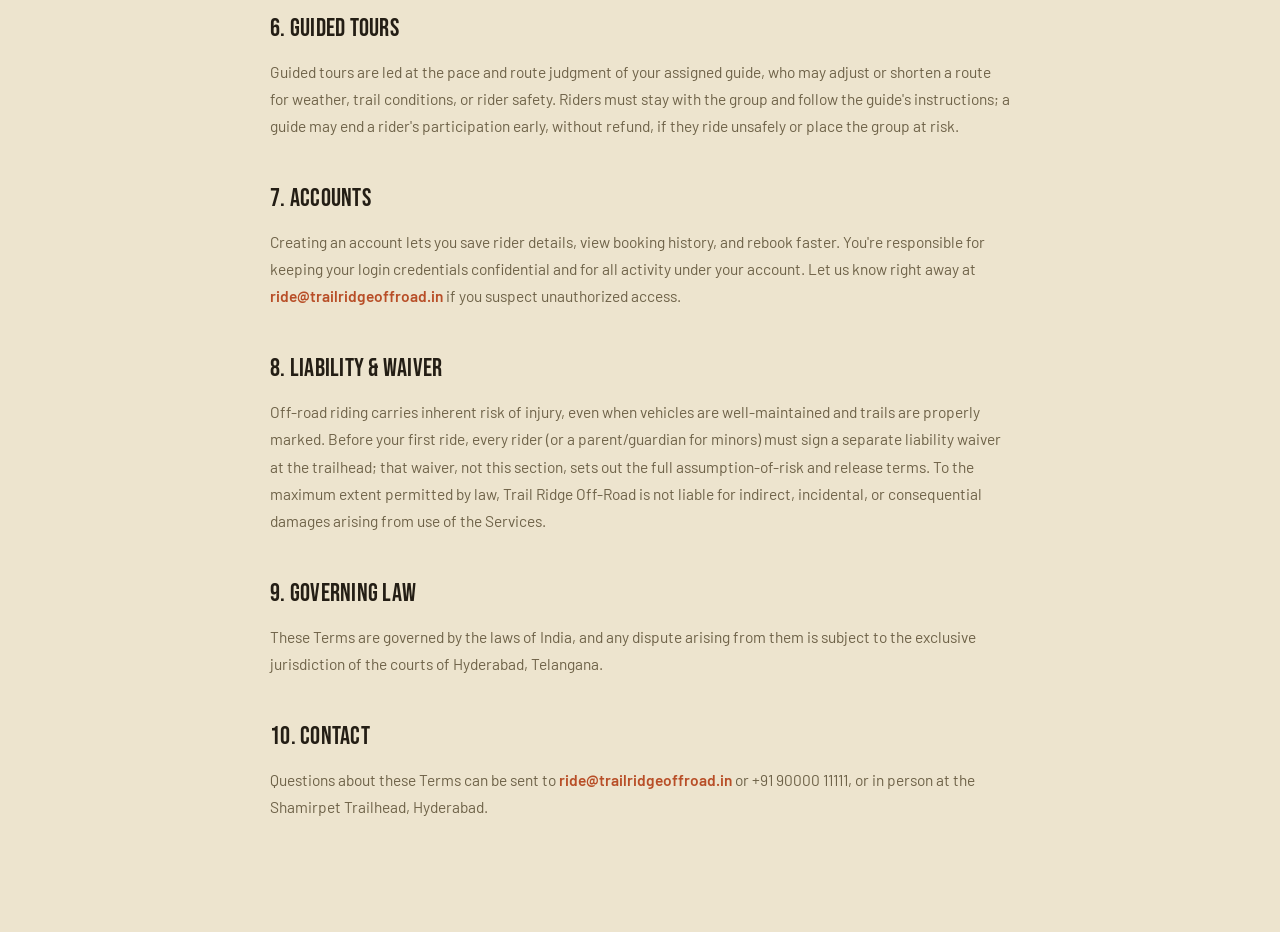
<file: additional-pages/terms.html>
<!DOCTYPE html>
<html lang="en" dir="ltr" data-theme="light">
<head>
<meta charset="UTF-8">
<meta name="viewport" content="width=device-width, initial-scale=1.0">
<title>Terms of Service — Trail Ridge Off-Road</title>
<meta name="description" content="The terms that govern renting a vehicle, booking a guided tour, or creating an account with Trail Ridge Off-Road.">
<link rel="preconnect" href="https://fonts.googleapis.com">
<link rel="preconnect" href="https://fonts.gstatic.com" crossorigin>
<link href="https://fonts.googleapis.com/css2?family=Bebas+Neue&family=Barlow:wght@400;500;600;700;800&display=swap" rel="stylesheet">
<link rel="stylesheet" href="../home/style.css">
<link rel="stylesheet" href="legal.css">
<link rel="icon" href="data:image/svg+xml,%3Csvg xmlns='http://www.w3.org/2000/svg' viewBox='0 0 100 100'%3E%3Ccircle cx='24' cy='72' r='15' fill='none' stroke='%23221B14' stroke-width='5'/%3E%3Ccircle cx='24' cy='72' r='4' fill='%23B84E27'/%3E%3Ccircle cx='76' cy='72' r='15' fill='none' stroke='%23221B14' stroke-width='5'/%3E%3Ccircle cx='76' cy='72' r='4' fill='%23B84E27'/%3E%3Cpath d='M24 72 L38 44 L62 44 L76 72' stroke='%23B84E27' stroke-width='7' fill='none' stroke-linecap='round' stroke-linejoin='round'/%3E%3Cpath d='M38 44 L38 24' stroke='%23221B14' stroke-width='5' stroke-linecap='round'/%3E%3Cpath d='M28 22 L48 22' stroke='%23221B14' stroke-width='5' stroke-linecap='round'/%3E%3C/svg%3E">
</head>

<body>

<div class="wrap legal-topbar">

  <a href="../home/index.html" class="brand">
    <span class="brand-mark" aria-hidden="true">
      <svg viewBox="0 0 100 100" fill="none">
        <circle cx="24" cy="72" r="15" fill="none" stroke="var(--logo-ink)" stroke-width="5"/>
        <circle cx="24" cy="72" r="4" fill="var(--logo-rust)"/>
        <circle cx="76" cy="72" r="15" fill="none" stroke="var(--logo-ink)" stroke-width="5"/>
        <circle cx="76" cy="72" r="4" fill="var(--logo-rust)"/>
        <path d="M24 72 L38 44 L62 44 L76 72" stroke="var(--logo-rust)" stroke-width="7" fill="none" stroke-linecap="round" stroke-linejoin="round"/>
        <path d="M38 44 L38 24" stroke="var(--logo-ink)" stroke-width="5" stroke-linecap="round"/>
        <path d="M28 22 L48 22" stroke="var(--logo-ink)" stroke-width="5" stroke-linecap="round"/>
      </svg>
    </span>
    <span class="brand-text">
      <span class="logo-word">TRAIL<em>RIDGE</em></span><br>
      <span class="brand-sub">ATV &amp; Off-Road Rentals</span>
    </span>
  </a>

  <div class="nav-actions">
    <button class="btn btn-outline btn-sm" id="dir-toggle" aria-label="Toggle text direction">RTL</button>

    <button class="icon-btn" id="theme-toggle" aria-label="Toggle dark mode">
      <svg class="sun" viewBox="0 0 24 24" fill="none" stroke="currentColor" stroke-width="1.7">
        <circle cx="12" cy="12" r="4.2"/>
        <path d="M12 3v2.2M12 18.8V21M21 12h-2.2M5.2 12H3M18.4 5.6l-1.5 1.5M7.1 16.9l-1.5 1.5M18.4 18.4l-1.5-1.5M7.1 7.1L5.6 5.6" stroke-linecap="round"/>
      </svg>
      <svg class="moon" viewBox="0 0 24 24" fill="none" stroke="currentColor" stroke-width="1.7">
        <path d="M20 14.5A8.5 8.5 0 1 1 9.5 4a7 7 0 0 0 10.5 10.5z" stroke-linejoin="round"/>
      </svg>
    </button>
  </div>

</div>


<section class="wrap">
  <div class="legal-content">

    <p>
      These Terms of Service ("Terms") govern your use of the Trail Ridge Off-Road website, the booking of ATV, UTV, dirt bike and dune buggy rentals, and participation in guided tours (together, the "Services"). By booking a rental, joining a tour, or creating an account, you agree to these Terms on behalf of yourself and, where applicable, every rider in your group.
    </p>

    <h2 id="eligibility">1. Eligibility &amp; licensing</h2>
    <p>
      You must be at least 18 years old to book a rental or sign a rental agreement. Riders aged 12–17 may ride as passengers on a UTV or as guided-tour participants only, with a parent or legal guardian present and a signed minor waiver on file.
    </p>
    <ul>
      <li>A valid government-issued driver's license is required to operate any rental vehicle.</li>
      <li>No prior ATV, UTV or dirt bike experience is required — every rental starts with a guided walkthrough on flat ground.</li>
      <li>We reserve the right to refuse a rental to anyone who appears intoxicated, medically unfit to ride, or unable to demonstrate basic control of the vehicle during the walkthrough.</li>
    </ul>

    <h2 id="bookings">2. Bookings &amp; payment</h2>
    <p>
      Rentals and tours can be booked online, by phone, or in person at the Shamirpet trailhead. Full payment, or the deposit stated at checkout, is due at the time of booking to hold your vehicle or tour slot. Prices are quoted in Indian Rupees and include a basic damage waiver unless stated otherwise; taxes are added at checkout.
    </p>

    <h2 id="cancellations">3. Cancellations &amp; refunds</h2>
    <ul>
      <li><strong>48+ hours before your slot:</strong> full refund to your original payment method.</li>
      <li><strong>24–48 hours before:</strong> 50% refund, or a full-value credit toward a future booking.</li>
      <li><strong>Under 24 hours, or a no-show:</strong> non-refundable, except where we cancel for weather or safety reasons.</li>
      <li>We may cancel or reschedule a rental or tour due to unsafe trail conditions, extreme weather, or vehicle maintenance; in that case you'll receive a full refund or a free reschedule, your choice.</li>
    </ul>

    <h2 id="rentals">4. Rental conduct</h2>
    <p>You agree, for the full duration of a rental, to:</p>
    <ul>
      <li>Wear the helmet and safety gear provided at all times while the vehicle is in motion.</li>
      <li>Stay on marked trails and obey posted difficulty ratings and trail-crew instructions.</li>
      <li>Not operate the vehicle under the influence of alcohol or drugs, or allow anyone not listed on the rental agreement to drive.</li>
      <li>Return the vehicle at the agreed time and location, in the condition it was issued in, ordinary wear excepted.</li>
      <li>Report any mechanical issue, warning light, or incident to trailhead staff immediately.</li>
    </ul>

    <h2 id="damage">5. Damage, loss &amp; late returns</h2>
    <p>
      The damage waiver included with your rental covers ordinary wear and accidental damage from normal riding within marked trails. It does not cover damage from reckless operation, riding outside marked trails, driving under the influence, or loss/theft caused by leaving the vehicle unsecured. Costs outside the waiver are charged at parts-and-labor cost, itemized on request. Vehicles returned more than 30 minutes late are billed for an additional rental period unless you've arranged an extension with trailhead staff in advance.
    </p>

    <h2 id="tours">6. Guided tours</h2>
    <p>
      Guided tours are led at the pace and route judgment of your assigned guide, who may adjust or shorten a route for weather, trail conditions, or rider safety. Riders must stay with the group and follow the guide's instructions; a guide may end a rider's participation early, without refund, if they ride unsafely or place the group at risk.
    </p>

    <h2 id="accounts">7. Accounts</h2>
    <p>
      Creating an account lets you save rider details, view booking history, and rebook faster. You're responsible for keeping your login credentials confidential and for all activity under your account. Let us know right away at <a href="mailto:ride@trailridgeoffroad.in">ride@trailridgeoffroad.in</a> if you suspect unauthorized access.
    </p>

    <h2 id="liability">8. Liability &amp; waiver</h2>
    <p>
      Off-road riding carries inherent risk of injury, even when vehicles are well-maintained and trails are properly marked. Before your first ride, every rider (or a parent/guardian for minors) must sign a separate liability waiver at the trailhead; that waiver, not this section, sets out the full assumption-of-risk and release terms. To the maximum extent permitted by law, Trail Ridge Off-Road is not liable for indirect, incidental, or consequential damages arising from use of the Services.
    </p>

    <h2 id="law">9. Governing law</h2>
    <p>
      These Terms are governed by the laws of India, and any dispute arising from them is subject to the exclusive jurisdiction of the courts of Hyderabad, Telangana.
    </p>

    <h2 id="contact">10. Contact</h2>
    <p>
      Questions about these Terms can be sent to <a href="mailto:ride@trailridgeoffroad.in">ride@trailridgeoffroad.in</a> or +91 90000 11111, or in person at the Shamirpet Trailhead, Hyderabad.
    </p>

  </div>
</section>


<script src="../home/script.js"></script>

</body>
</html>
</file>
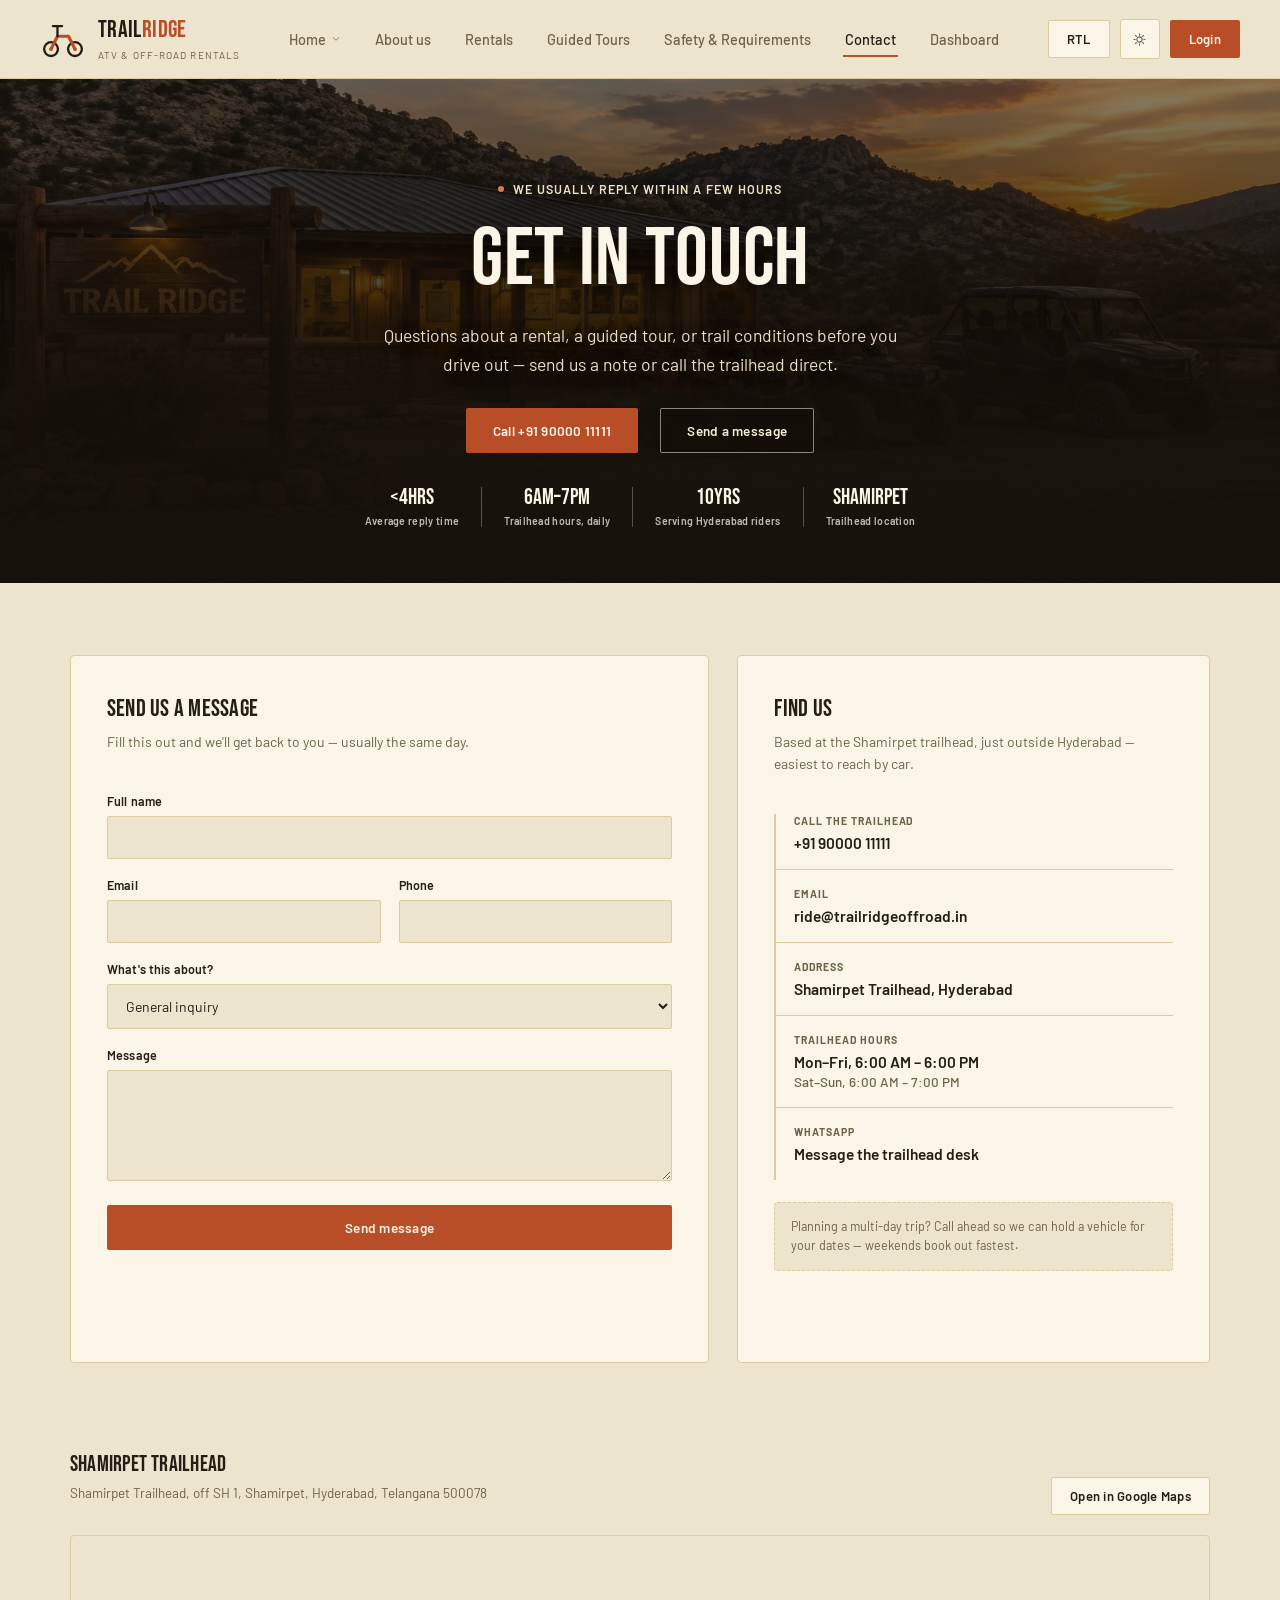
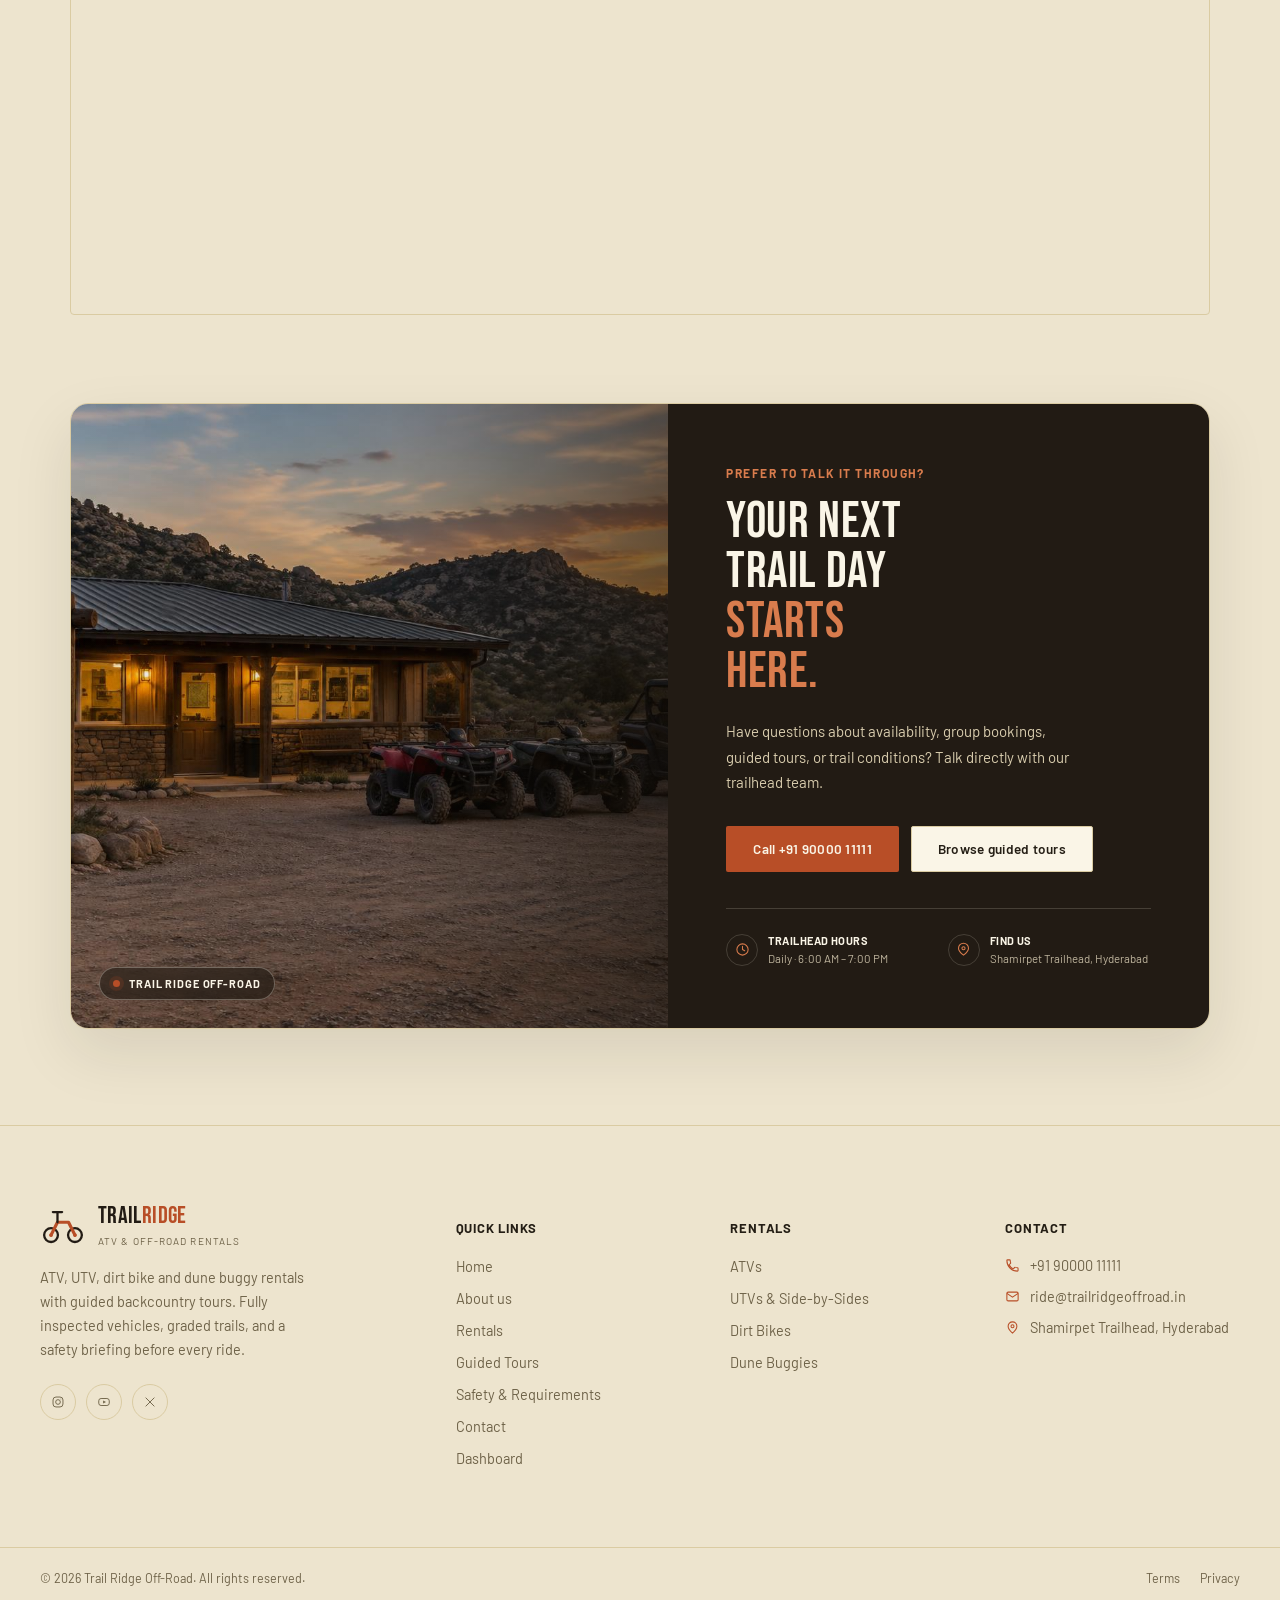
<file: contact/contact.html>
<!DOCTYPE html>
<html lang="en" dir="ltr" data-theme="light">
<head>
<meta charset="UTF-8">
<meta name="viewport" content="width=device-width, initial-scale=1.0">
<title>Contact — Trail Ridge Off-Road</title>
<meta name="description" content="Get in touch with Trail Ridge Off-Road — ask about rentals, guided tours or trail conditions, or find the trailhead on the map.">
<link rel="preconnect" href="https://fonts.googleapis.com">
<link rel="preconnect" href="https://fonts.gstatic.com" crossorigin>
<link href="https://fonts.googleapis.com/css2?family=Bebas+Neue&family=Barlow:wght@400;500;600;700;800&display=swap" rel="stylesheet">
<link rel="stylesheet" href="../home/style.css">
<link rel="stylesheet" href="contact.css">
<link rel="icon" href="data:image/svg+xml,%3Csvg xmlns='http://www.w3.org/2000/svg' viewBox='0 0 100 100'%3E%3Ccircle cx='24' cy='72' r='15' fill='none' stroke='%23221B14' stroke-width='5'/%3E%3Ccircle cx='24' cy='72' r='4' fill='%23B84E27'/%3E%3Ccircle cx='76' cy='72' r='15' fill='none' stroke='%23221B14' stroke-width='5'/%3E%3Ccircle cx='76' cy='72' r='4' fill='%23B84E27'/%3E%3Cpath d='M24 72 L38 44 L62 44 L76 72' stroke='%23B84E27' stroke-width='7' fill='none' stroke-linecap='round' stroke-linejoin='round'/%3E%3Cpath d='M38 44 L38 24' stroke='%23221B14' stroke-width='5' stroke-linecap='round'/%3E%3Cpath d='M28 22 L48 22' stroke='%23221B14' stroke-width='5' stroke-linecap='round'/%3E%3C/svg%3E">
</head>
<body>

<header class="site">
  <div class="wrap nav-row">
    <a href="../home/index.html" class="brand">
      <span class="brand-mark" aria-hidden="true">
        <svg viewBox="0 0 100 100" fill="none">
          <circle cx="24" cy="72" r="15" fill="none" stroke="var(--logo-ink)" stroke-width="5"/>
          <circle cx="24" cy="72" r="4" fill="var(--logo-rust)"/>
          <circle cx="76" cy="72" r="15" fill="none" stroke="var(--logo-ink)" stroke-width="5"/>
          <circle cx="76" cy="72" r="4" fill="var(--logo-rust)"/>
          <path d="M24 72 L38 44 L62 44 L76 72" stroke="var(--logo-rust)" stroke-width="7" fill="none" stroke-linecap="round" stroke-linejoin="round"/>
          <path d="M38 44 L38 24" stroke="var(--logo-ink)" stroke-width="5" stroke-linecap="round"/>
          <path d="M28 22 L48 22" stroke="var(--logo-ink)" stroke-width="5" stroke-linecap="round"/>
        </svg>
      </span>
      <span class="brand-text">
        <span class="logo-word">TRAIL<em>RIDGE</em></span><br>
        <span class="brand-sub">ATV &amp; Off-Road Rentals</span>
      </span>
    </a>

    <nav class="primary">
      <div class="nav-item">
        <a href="../home/index.html">Home
          <svg class="caret" viewBox="0 0 24 24" fill="none" stroke="currentColor" stroke-width="2"><path d="M6 9l6 6 6-6" stroke-linecap="round" stroke-linejoin="round"/></svg>
        </a>
        <div class="dropdown">
          <a href="../home/index.html">Home 1</a>
          <a href="../home2/home-2.html">Home 2</a>
        </div>
      </div>
      <a href="../about/about.html">About us</a>
      <a href="../rentals/rentals.html">Rentals</a>
      <a href="../tours/guided-tours.html">Guided Tours</a>
      <a href="../safety/safety-requirements.html">Safety &amp; Requirements</a>
      <a href="../contact/contact.html" class="active">Contact</a>
      <a href="../dashboard/dashboard.html">Dashboard</a>
    </nav>

    <div class="nav-actions">
      <button class="btn btn-outline btn-sm" id="dir-toggle" aria-label="Toggle text direction">RTL</button>
      <button class="icon-btn" id="theme-toggle" aria-label="Toggle dark mode">
        <svg class="sun" viewBox="0 0 24 24" fill="none" stroke="currentColor" stroke-width="1.7"><circle cx="12" cy="12" r="4.2"/><path d="M12 3v2.2M12 18.8V21M21 12h-2.2M5.2 12H3M18.4 5.6l-1.5 1.5M7.1 16.9l-1.5 1.5M18.4 18.4l-1.5-1.5M7.1 7.1L5.6 5.6" stroke-linecap="round"/></svg>
        <svg class="moon" viewBox="0 0 24 24" fill="none" stroke="currentColor" stroke-width="1.7"><path d="M20 14.5A8.5 8.5 0 1 1 9.5 4a7 7 0 0 0 10.5 10.5z" stroke-linejoin="round"/></svg>
      </button>
      <a href="../login/login.html" class="btn btn-primary btn-sm desktop-only">Login</a>
      <button class="menu-toggle" id="menu-toggle" aria-label="Open menu">
        <svg viewBox="0 0 24 24" fill="none" stroke="currentColor" stroke-width="1.6"><path d="M3 6h18M3 12h18M3 18h18" stroke-linecap="round"/></svg>
      </button>
    </div>
  </div>

  <div class="mobile-panel" id="mobile-panel">
    <details class="mobile-dropdown">
      <summary>Home</summary>
      <a href="../home/index.html">Home 1</a>
      <a href="../home2/home-2.html">Home 2</a>
    </details>
    <a href="../about/about.html">About us</a>
    <a href="../rentals/rentals.html">Rentals</a>
    <a href="../tours/guided-tours.html">Guided Tours</a>
    <a href="../safety/safety-requirements.html">Safety &amp; Requirements</a>
    <a href="../contact/contact.html">Contact</a>
    <a href="../dashboard/dashboard.html">Dashboard</a>
    <a href="../login/login.html" class="btn btn-primary mobile-login-btn">Login</a>
  </div>
</header>


<section class="hero contact-hero">
  <div class="hero-frame">
    <img src="images/blackridge-contact-hero.jpg" alt="Trail Ridge trailhead building with vehicles parked out front at dusk">
    <div class="hero-copy">
      <div class="wrap">
        <p class="eyebrow-note"><span class="dot"></span>We usually reply within a few hours</p>
        <h1>Get in touch</h1>
        <p class="lead">Questions about a rental, a guided tour, or trail conditions before you drive out — send us a note or call the trailhead direct.</p>
        <div class="hero-ctas">
          <a href="tel:+919000011111" class="btn btn-primary">Call +91 90000 11111</a>
          <a href="#contact-form" class="btn btn-ghost">Send a message</a>
        </div>
        <ul class="hero-stats">
          <li><span class="stat-num">&lt;4hrs</span><span class="stat-label">Average reply time</span></li>
          <li><span class="stat-num">6AM–7PM</span><span class="stat-label">Trailhead hours, daily</span></li>
          <li><span class="stat-num">10yrs</span><span class="stat-label">Serving Hyderabad riders</span></li>
          <li><span class="stat-num">Shamirpet</span><span class="stat-label">Trailhead location</span></li>
        </ul>
      </div>
    </div>
  </div>
</section>


<section class="contact-main">
  <div class="wrap contact-grid">

    <div class="contact-card contact-form-card">
      <h2>Send us a message</h2>
      <p class="card-lead">Fill this out and we'll get back to you — usually the same day.</p>

      <form id="contact-form" novalidate>
        <div class="form-row">
          <label for="cf-name">Full name</label>
          <input type="text" id="cf-name" name="name" autocomplete="name" required>
        </div>

        <div class="form-row two-col">
          <div>
            <label for="cf-email">Email</label>
            <input type="email" id="cf-email" name="email" autocomplete="email" required>
          </div>
          <div>
            <label for="cf-phone">Phone</label>
            <input type="tel" id="cf-phone" name="phone" autocomplete="tel">
          </div>
        </div>

        <div class="form-row">
          <label for="cf-interest">What's this about?</label>
          <select id="cf-interest" name="interest">
            <option>General inquiry</option>
            <option>Vehicle rental</option>
            <option>Guided tour booking</option>
            <option>Multi-day expedition</option>
            <option>Something else</option>
          </select>
        </div>

        <div class="form-row">
          <label for="cf-message">Message</label>
          <textarea id="cf-message" name="message" rows="5" required></textarea>
        </div>

        <button type="submit" class="btn btn-primary form-submit">Send message</button>
      </form>

      <div class="form-success" id="form-success" hidden>
        <span class="success-check" aria-hidden="true">
          <svg viewBox="0 0 24 24" fill="none" stroke="currentColor" stroke-width="2.4"><path d="M5 12l5 5L19 7" stroke-linecap="round" stroke-linejoin="round"/></svg>
        </span>
        <h3>Message sent</h3>
        <p>Thanks — someone from the trailhead desk will get back to you shortly.</p>
      </div>
    </div>

    <div class="contact-card contact-info-card">
      <h2>Find us</h2>
      <p class="card-lead">Based at the Shamirpet trailhead, just outside Hyderabad — easiest to reach by car.</p>

      <ul class="info-list">
        <li>
          <strong>Call the trailhead</strong>
          <a href="tel:+919000011111">+91 90000 11111</a>
        </li>
        <li>
          <strong>Email</strong>
          <a href="mailto:ride@trailridgeoffroad.in">ride@trailridgeoffroad.in</a>
        </li>
        <li>
          <strong>Address</strong>
          <span>Shamirpet Trailhead, Hyderabad</span>
        </li>
        <li>
          <strong>Trailhead hours</strong>
          <span>Mon–Fri, 6:00 AM – 6:00 PM</span>
          <span>Sat–Sun, 6:00 AM – 7:00 PM</span>
        </li>
        <li>
          <strong>WhatsApp</strong>
          <a href="https://wa.me/919000011111" target="_blank" rel="noopener">Message the trailhead desk</a>
        </li>
      </ul>

      <p class="info-tip">Planning a multi-day trip? Call ahead so we can hold a vehicle for your dates — weekends book out fastest.</p>

      <div class="info-socials">
        <a href="#" aria-label="Instagram"><svg viewBox="0 0 24 24" fill="none" stroke="currentColor" stroke-width="1.6"><rect x="3.5" y="3.5" width="17" height="17" rx="5"/><circle cx="12" cy="12" r="4"/><circle cx="17" cy="7" r="0.8" fill="currentColor" stroke="none"/></svg></a>
        <a href="#" aria-label="YouTube"><svg viewBox="0 0 24 24" fill="none" stroke="currentColor" stroke-width="1.6"><rect x="3" y="6" width="18" height="12" rx="4"/><path d="M10.5 9.5l5 2.5-5 2.5z" fill="currentColor" stroke="none"/></svg></a>
        <a href="#" aria-label="X"><svg viewBox="0 0 24 24" fill="none" stroke="currentColor" stroke-width="1.6"><path d="M5 5l14 14M19 5L5 19" stroke-linecap="round"/></svg></a>
      </div>
    </div>

  </div>
</section>


<section class="contact-map-section">
  <div class="wrap">
    <div class="map-head">
      <div>
        <h2>Shamirpet Trailhead</h2>
        <p>Shamirpet Trailhead, off SH 1, Shamirpet, Hyderabad, Telangana 500078</p>
      </div>
      <a href="https://www.google.com/maps/search/?api=1&query=Shamirpet+Trailhead+Hyderabad" target="_blank" rel="noopener" class="btn btn-outline btn-sm">Open in Google Maps</a>
    </div>
    <div class="info-map map-wide">
      <iframe src="https://maps.google.com/maps?q=Shamirpet%2C+Hyderabad&t=&z=13&ie=UTF8&iwloc=&output=embed" width="100%" height="100%" loading="lazy" allowfullscreen referrerpolicy="no-referrer-when-downgrade" title="Map to the Trail Ridge trailhead in Shamirpet, Hyderabad"></iframe>
    </div>
  </div>
</section>


<section class="cta-premium" id="call">
  <div class="wrap">

    <div class="cta-premium-card">

      <div class="cta-premium-image">
        <img
          src="images/blackridge-contact-hero.jpg"
          alt="Trail Ridge trailhead building with off-road vehicles at dusk"
        >
        <div class="cta-image-overlay"></div>

        <div class="cta-image-label">
          <span class="cta-label-dot"></span>
          Trail Ridge Off-Road
        </div>
      </div>

      <div class="cta-premium-content">

        <span class="cta-eyebrow">Prefer to talk it through?</span>

        <h2>
          Your next trail day
          <em>starts here.</em>
        </h2>

        <p>
          Have questions about availability, group bookings, guided tours,
          or trail conditions? Talk directly with our trailhead team.
        </p>

        <div class="cta-actions">
          <a href="tel:+919000011111" class="btn btn-primary">
            Call +91 90000 11111
          </a>

          <a href="../tours/guided-tours.html" class="btn btn-outline">
            Browse guided tours
          </a>
        </div>

        <div class="cta-contact-meta">

          <div class="cta-meta-item">
            <span class="cta-meta-icon">
              <svg viewBox="0 0 24 24">
                <circle cx="12" cy="12" r="9"/>
                <path d="M12 7v5l3.5 2"/>
              </svg>
            </span>
            <span>
              <strong>Trailhead hours</strong>
              <small>Daily · 6:00 AM – 7:00 PM</small>
            </span>
          </div>

          <div class="cta-meta-item">
            <span class="cta-meta-icon">
              <svg viewBox="0 0 24 24">
                <path d="M20 10c0 5-8 11-8 11S4 15 4 10a8 8 0 1 1 16 0z"/>
                <circle cx="12" cy="10" r="2.5"/>
              </svg>
            </span>
            <span>
              <strong>Find us</strong>
              <small>Shamirpet Trailhead, Hyderabad</small>
            </span>
          </div>

        </div>

      </div>

    </div>

  </div>
</section>


<footer class="site">
  <div class="wrap footer-grid">
    <div class="footer-brand">
      <a href="../home/index.html" class="brand">
        <span class="brand-mark" aria-hidden="true">
          <svg viewBox="0 0 100 100" fill="none">
            <circle cx="24" cy="72" r="15" fill="none" stroke="var(--logo-ink)" stroke-width="5"/>
            <circle cx="24" cy="72" r="4" fill="var(--logo-rust)"/>
            <circle cx="76" cy="72" r="15" fill="none" stroke="var(--logo-ink)" stroke-width="5"/>
            <circle cx="76" cy="72" r="4" fill="var(--logo-rust)"/>
            <path d="M24 72 L38 44 L62 44 L76 72" stroke="var(--logo-rust)" stroke-width="7" fill="none" stroke-linecap="round" stroke-linejoin="round"/>
            <path d="M38 44 L38 24" stroke="var(--logo-ink)" stroke-width="5" stroke-linecap="round"/>
            <path d="M28 22 L48 22" stroke="var(--logo-ink)" stroke-width="5" stroke-linecap="round"/>
          </svg>
        </span>
        <span class="brand-text">
          <span class="logo-word">TRAIL<em>RIDGE</em></span><br>
          <span class="brand-sub">ATV &amp; Off-Road Rentals</span>
        </span>
      </a>
      <p class="footer-desc" style="margin-top:18px;">ATV, UTV, dirt bike and dune buggy rentals with guided backcountry tours. Fully inspected vehicles, graded trails, and a safety briefing before every ride.</p>
      <div class="socials">
        <a href="#" aria-label="Instagram"><svg viewBox="0 0 24 24" fill="none" stroke="currentColor" stroke-width="1.6"><rect x="3.5" y="3.5" width="17" height="17" rx="5"/><circle cx="12" cy="12" r="4"/><circle cx="17" cy="7" r="0.8" fill="currentColor" stroke="none"/></svg></a>
        <a href="#" aria-label="YouTube"><svg viewBox="0 0 24 24" fill="none" stroke="currentColor" stroke-width="1.6"><rect x="3" y="6" width="18" height="12" rx="4"/><path d="M10.5 9.5l5 2.5-5 2.5z" fill="currentColor" stroke="none"/></svg></a>
        <a href="#" aria-label="X"><svg viewBox="0 0 24 24" fill="none" stroke="currentColor" stroke-width="1.6"><path d="M5 5l14 14M19 5L5 19" stroke-linecap="round"/></svg></a>
      </div>
    </div>

    <div class="footer-col">
      <h4>Quick links</h4>
      <ul>
        <li><a href="../home/index.html">Home</a></li>
        <li><a href="../about/about.html">About us</a></li>
        <li><a href="../rentals/rentals.html">Rentals</a></li>
        <li><a href="../tours/guided-tours.html">Guided Tours</a></li>
        <li><a href="../safety/safety-requirements.html">Safety &amp; Requirements</a></li>
        <li><a href="../contact/contact.html">Contact</a></li>
        <li><a href="../dashboard/dashboard.html">Dashboard</a></li>
      </ul>
    </div>
    <div class="footer-col">

      <h4>Rentals</h4>

      <ul>
        <li><a href="../rentals/rentals.html#atvs">ATVs</a></li>
        <li><a href="../rentals/rentals.html#utvs">UTVs &amp; Side-by-Sides</a></li>
        <li><a href="../rentals/rentals.html#dirt-bikes">Dirt Bikes</a></li>
        <li><a href="../rentals/rentals.html#dune-buggies">Dune Buggies</a></li>
      </ul>

    </div>


    <div class="footer-col">
      <h4>Contact</h4>
      <ul>
        <li class="contact-line">
          <svg viewBox="0 0 24 24" fill="none" stroke="currentColor" stroke-width="1.7"><path d="M6.6 10.8c1.4 2.8 3.8 5.2 6.6 6.6l2.2-2.2c.3-.3.7-.4 1-.2 1.1.4 2.3.6 3.5.6.6 0 1 .4 1 1V20c0 .6-.4 1-1 1C10.6 21 3 13.4 3 4c0-.6.4-1 1-1h3.4c.6 0 1 .4 1 1 0 1.2.2 2.4.6 3.5.1.4 0 .8-.2 1z"/></svg>
          +91 90000 11111
        </li>
        <li class="contact-line">
          <svg viewBox="0 0 24 24" fill="none" stroke="currentColor" stroke-width="1.7"><rect x="3" y="5" width="18" height="14" rx="2"/><path d="M3 7l9 6 9-6"/></svg>
          ride@trailridgeoffroad.in
        </li>
        <li class="contact-line">
          <svg viewBox="0 0 24 24" fill="none" stroke="currentColor" stroke-width="1.7"><path d="M12 21s-7-6.1-7-11a7 7 0 0114 0c0 4.9-7 11-7 11z"/><circle cx="12" cy="10" r="2.4"/></svg>
          Shamirpet Trailhead, Hyderabad
        </li>
      </ul>
    </div>
  </div>

  <div class="wrap footer-bottom">
    <span>© 2026 Trail Ridge Off-Road. All rights reserved.</span>
    <div class="footer-bottom-links">
      <a href="../additional-pages/terms.html">Terms</a>
      <a href="../additional-pages/privacy.html">Privacy</a>
    </div>
  </div>
</footer>

<script src="../home/script.js"></script>
<script src="contact.js"></script>
</body>
</html>
</file>
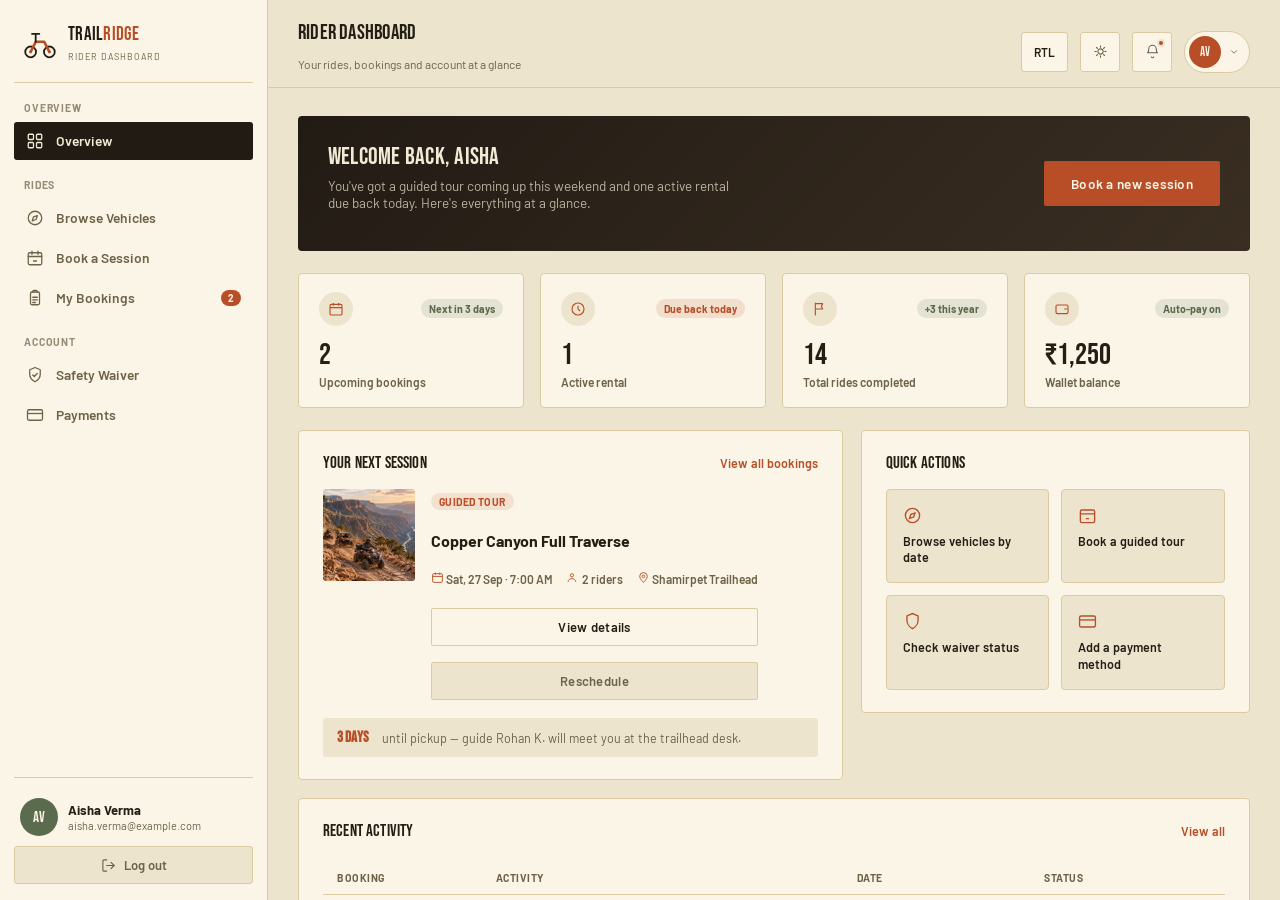
<file: dashboard/dashboard.html>
<!DOCTYPE html>
<html lang="en" dir="ltr" data-theme="light">
<head>
<meta charset="UTF-8">
<meta name="viewport" content="width=device-width, initial-scale=1.0">
<title>Rider Dashboard — Trail Ridge Off-Road</title>
<meta name="description" content="Rider dashboard: browse available vehicles, book guided or self-drive trail sessions, track rental and return schedules, check safety waiver status, and manage payments.">
<link rel="preconnect" href="https://fonts.googleapis.com">
<link rel="preconnect" href="https://fonts.gstatic.com" crossorigin>
<link href="https://fonts.googleapis.com/css2?family=Bebas+Neue&family=Barlow:wght@400;500;600;700;800&display=swap" rel="stylesheet">
<link rel="stylesheet" href="../home/style.css">
<link rel="stylesheet" href="dashboard.css">
<link rel="icon" href="data:image/svg+xml,%3Csvg xmlns='http://www.w3.org/2000/svg' viewBox='0 0 100 100'%3E%3Ccircle cx='24' cy='72' r='15' fill='none' stroke='%23221B14' stroke-width='5'/%3E%3Ccircle cx='24' cy='72' r='4' fill='%23B84E27'/%3E%3Ccircle cx='76' cy='72' r='15' fill='none' stroke='%23221B14' stroke-width='5'/%3E%3Ccircle cx='76' cy='72' r='4' fill='%23B84E27'/%3E%3Cpath d='M24 72 L38 44 L62 44 L76 72' stroke='%23B84E27' stroke-width='7' fill='none' stroke-linecap='round' stroke-linejoin='round'/%3E%3Cpath d='M38 44 L38 24' stroke='%23221B14' stroke-width='5' stroke-linecap='round'/%3E%3Cpath d='M28 22 L48 22' stroke='%23221B14' stroke-width='5' stroke-linecap='round'/%3E%3C/svg%3E">
</head>
<body>

<div class="sidebar-backdrop" id="sidebar-backdrop"></div>

<div class="dashboard">

  
  <aside class="sidebar" id="sidebar">
    <div class="sidebar-brand">
      <a href="../home/index.html" class="brand" style="display:flex;align-items:center;gap:10px;">
        <span class="brand-mark" aria-hidden="true">
          <svg viewBox="0 0 100 100" fill="none">
            <circle cx="24" cy="72" r="15" fill="none" stroke="var(--logo-ink)" stroke-width="5"/>
            <circle cx="24" cy="72" r="4" fill="var(--logo-rust)"/>
            <circle cx="76" cy="72" r="15" fill="none" stroke="var(--logo-ink)" stroke-width="5"/>
            <circle cx="76" cy="72" r="4" fill="var(--logo-rust)"/>
            <path d="M24 72 L38 44 L62 44 L76 72" stroke="var(--logo-rust)" stroke-width="7" fill="none" stroke-linecap="round" stroke-linejoin="round"/>
            <path d="M38 44 L38 24" stroke="var(--logo-ink)" stroke-width="5" stroke-linecap="round"/>
            <path d="M28 22 L48 22" stroke="var(--logo-ink)" stroke-width="5" stroke-linecap="round"/>
          </svg>
        </span>
        <span class="brand-text">
          <span class="logo-word">TRAIL<em>RIDGE</em></span><br>
          <span class="brand-sub">Rider Dashboard</span>
        </span>
      </a>
      <button class="sidebar-close" id="sidebar-close" aria-label="Close menu">
        <svg viewBox="0 0 24 24" fill="none" stroke="currentColor" stroke-width="2"><path d="M5 5l14 14M19 5L5 19" stroke-linecap="round"/></svg>
      </button>
    </div>

    <nav class="side-nav" aria-label="Dashboard sections">
      <span class="side-nav-label">Overview</span>
      <button class="nav-link active" data-section="sec-overview" data-title="Rider Dashboard" data-sub="Your rides, bookings and account at a glance">
        <svg viewBox="0 0 24 24" fill="none" stroke="currentColor" stroke-width="1.7"><rect x="3" y="3" width="7" height="7" rx="1.2"/><rect x="14" y="3" width="7" height="7" rx="1.2"/><rect x="14" y="14" width="7" height="7" rx="1.2"/><rect x="3" y="14" width="7" height="7" rx="1.2"/></svg>
        Overview
      </button>

      <span class="side-nav-label">Rides</span>
      <button class="nav-link" data-section="sec-browse" data-title="Browse Available Vehicles" data-sub="Check what's free on the date you want to ride">
        <svg viewBox="0 0 24 24" fill="none" stroke="currentColor" stroke-width="1.7"><circle cx="12" cy="12" r="9"/><path d="M15.2 8.8l-1.8 5.2-5.2 1.8 1.8-5.2z" stroke-linejoin="round"/></svg>
        Browse Vehicles
      </button>
      <button class="nav-link" data-section="sec-book" data-title="Book a Trail Session" data-sub="Reserve a guided tour or a self-drive rental">
        <svg viewBox="0 0 24 24" fill="none" stroke="currentColor" stroke-width="1.7"><rect x="3" y="5" width="18" height="16" rx="2"/><path d="M3 10h18M8 3v4M16 3v4M10 16h4" stroke-linecap="round"/></svg>
        Book a Session
      </button>
      <button class="nav-link" data-section="sec-bookings" data-title="My Bookings" data-sub="Track pickup and return schedules for every ride">
        <svg viewBox="0 0 24 24" fill="none" stroke="currentColor" stroke-width="1.7"><rect x="6" y="4" width="12" height="17" rx="2"/><path d="M9 4V3.5A1.5 1.5 0 0110.5 2h3A1.5 1.5 0 0115 3.5V4M9 11h6M9 14.5h6M9 18h3.5" stroke-linecap="round"/></svg>
        My Bookings
        <span class="count">2</span>
      </button>

      <span class="side-nav-label">Account</span>
      <button class="nav-link" data-section="sec-waiver" data-title="Safety Waiver" data-sub="Your waiver, ID and emergency contact status">
        <svg viewBox="0 0 24 24" fill="none" stroke="currentColor" stroke-width="1.7"><path d="M12 21s-7-3.5-7-10V5l7-3 7 3v6c0 6.5-7 10-7 10z" stroke-linejoin="round"/><path d="M9 12l2 2 4-4" stroke-linecap="round" stroke-linejoin="round"/></svg>
        Safety Waiver
      </button>
      <button class="nav-link" data-section="sec-payments" data-title="Payments &amp; Billing" data-sub="Wallet balance, saved cards and billing history">
        <svg viewBox="0 0 24 24" fill="none" stroke="currentColor" stroke-width="1.7"><rect x="2" y="5" width="20" height="14" rx="2"/><path d="M2 10h20"/></svg>
        Payments
      </button>
    </nav>

    <div class="sidebar-foot">
      <div class="sidebar-user">
        <span class="avatar">AV</span>
        <span class="who">
          <strong>Aisha Verma</strong>
          <span>aisha.verma@example.com</span>
        </span>
      </div>
      <a href="../login/login.html" class="sidebar-logout">
        <svg viewBox="0 0 24 24" fill="none" stroke="currentColor" stroke-width="1.8"><path d="M9 21H5a2 2 0 01-2-2V5a2 2 0 012-2h4" stroke-linecap="round" stroke-linejoin="round"/><path d="M16 17l5-5-5-5" stroke-linecap="round" stroke-linejoin="round"/><path d="M21 12H9" stroke-linecap="round"/></svg>
        Log out
      </a>
    </div>
  </aside>

  
  <div class="dashboard-main">

    <header class="dash-topbar">
      <div class="topbar-left">
        <button class="menu-toggle" id="sidebar-toggle" aria-label="Open menu">
          <svg viewBox="0 0 24 24" fill="none" stroke="currentColor" stroke-width="1.6"><path d="M3 6h18M3 12h18M3 18h18" stroke-linecap="round"/></svg>
        </button>
        <div>
          <h1 id="dash-page-title">Rider Dashboard</h1>
          <p class="topbar-sub" id="dash-page-sub">Your rides, bookings and account at a glance</p>
        </div>
      </div>

      <div class="topbar-right">
        <button class="icon-btn btn-outline" id="dir-toggle" aria-label="Toggle text direction" style="width:auto;padding:0 12px;font-size:12px;font-weight:600;">RTL</button>
        <button class="icon-btn" id="theme-toggle" aria-label="Toggle dark mode">
          <svg class="sun" viewBox="0 0 24 24" fill="none" stroke="currentColor" stroke-width="1.7"><circle cx="12" cy="12" r="4.2"/><path d="M12 3v2.2M12 18.8V21M21 12h-2.2M5.2 12H3M18.4 5.6l-1.5 1.5M7.1 16.9l-1.5 1.5M18.4 18.4l-1.5-1.5M7.1 7.1L5.6 5.6" stroke-linecap="round"/></svg>
          <svg class="moon" viewBox="0 0 24 24" fill="none" stroke="currentColor" stroke-width="1.7"><path d="M20 14.5A8.5 8.5 0 1 1 9.5 4a7 7 0 0 0 10.5 10.5z" stroke-linejoin="round"/></svg>
        </button>

        <div class="menu-wrap topbar-icon">
          <button class="icon-btn" data-menu-toggle="notif-panel" aria-label="Notifications">
            <svg viewBox="0 0 24 24" fill="none" stroke="currentColor" stroke-width="1.7"><path d="M6 8a6 6 0 0112 0c0 5 2 6 2 6H4s2-1 2-6z" stroke-linejoin="round"/><path d="M10 20a2 2 0 004 0"/></svg>
            <span class="notif-dot"></span>
          </button>
          <div class="menu-panel notif-panel" id="notif-panel">
            <div class="menu-panel-head"><strong>Notifications</strong><span>3 unread</span></div>
            <div class="notif-item">
              <span class="dot"></span>
              <div>
                <p>Booking <strong>#TR-1041</strong> is confirmed for Sat, 27 Sep.</p>
                <time>2 hours ago</time>
              </div>
            </div>
            <div class="notif-item">
              <span class="dot"></span>
              <div>
                <p>Your safety waiver renews in 6 months — no action needed yet.</p>
                <time>Yesterday</time>
              </div>
            </div>
            <div class="notif-item">
              <span class="dot"></span>
              <div>
                <p>Payment of ₹6,200 received for Copper Canyon Full Traverse.</p>
                <time>2 days ago</time>
              </div>
            </div>
            <div class="notif-item read">
              <span class="dot"></span>
              <div>
                <p>New route added: Ridge Summit Expedition.</p>
                <time>1 week ago</time>
              </div>
            </div>
            <div class="notif-panel-foot"><a href="#">Mark all as read</a></div>
          </div>
        </div>

        <div class="menu-wrap">
          <button class="profile-btn" data-menu-toggle="profile-panel" aria-label="Profile menu">
            <span class="avatar">AV</span>
            <svg class="caret" viewBox="0 0 24 24" fill="none" stroke="currentColor" stroke-width="2"><path d="M6 9l6 6 6-6" stroke-linecap="round" stroke-linejoin="round"/></svg>
          </button>
          <div class="menu-panel" id="profile-panel">
            <div class="menu-panel-head"><strong>Aisha Verma</strong><span>aisha.verma@example.com</span></div>
            <a href="#" data-goto-section="sec-overview" class="nav-link" style="display:flex;">
              <svg viewBox="0 0 24 24" fill="none" stroke="currentColor" stroke-width="1.7"><circle cx="12" cy="8" r="4"/><path d="M4 21c0-4 3.5-7 8-7s8 3 8 7"/></svg>
              My Profile
            </a>
            <a href="#" data-goto-section="sec-payments">
              <svg viewBox="0 0 24 24" fill="none" stroke="currentColor" stroke-width="1.7"><rect x="2" y="5" width="20" height="14" rx="2"/><path d="M2 10h20"/></svg>
              Account &amp; Billing
            </a>
            <a href="../contact/contact.html">
              <svg viewBox="0 0 24 24" fill="none" stroke="currentColor" stroke-width="1.7"><circle cx="12" cy="12" r="9"/><path d="M9.5 9a2.5 2.5 0 015 0c0 2-2.5 2-2.5 4" stroke-linecap="round"/><path d="M12 17h.01" stroke-linecap="round"/></svg>
              Help &amp; Support
            </a>
            <div class="divider"></div>
            <a href="../login/login.html" style="color:var(--rust);">
              <svg viewBox="0 0 24 24" fill="none" stroke="currentColor" stroke-width="1.8"><path d="M9 21H5a2 2 0 01-2-2V5a2 2 0 012-2h4" stroke-linecap="round" stroke-linejoin="round"/><path d="M16 17l5-5-5-5" stroke-linecap="round" stroke-linejoin="round"/><path d="M21 12H9" stroke-linecap="round"/></svg>
              Log out
            </a>
          </div>
        </div>
      </div>
    </header>

    <main class="dash-content">

      
      <section class="dash-section" id="sec-overview">
        <div class="welcome-banner">
          <div>
            <h2>Welcome back, Aisha</h2>
            <p>You've got a guided tour coming up this weekend and one active rental due back today. Here's everything at a glance.</p>
          </div>
          <button class="btn btn-primary" data-goto-section="sec-book">Book a new session</button>
        </div>

        <div class="metrics-grid">
          <div class="metric-card">
            <div class="metric-top">
              <span class="metric-icon"><svg viewBox="0 0 24 24" fill="none" stroke="currentColor" stroke-width="1.7"><rect x="3" y="5" width="18" height="16" rx="2"/><path d="M3 10h18M8 3v4M16 3v4"/></svg></span>
              <span class="metric-trend up">Next in 3 days</span>
            </div>
            <div class="metric-num">2</div>
            <div class="metric-label">Upcoming bookings</div>
          </div>
          <div class="metric-card">
            <div class="metric-top">
              <span class="metric-icon"><svg viewBox="0 0 24 24" fill="none" stroke="currentColor" stroke-width="1.7"><circle cx="12" cy="12" r="9"/><path d="M12 7v5l3 3"/></svg></span>
              <span class="metric-trend warn">Due back today</span>
            </div>
            <div class="metric-num">1</div>
            <div class="metric-label">Active rental</div>
          </div>
          <div class="metric-card">
            <div class="metric-top">
              <span class="metric-icon"><svg viewBox="0 0 24 24" fill="none" stroke="currentColor" stroke-width="1.7"><path d="M5 3v18" stroke-linecap="round"/><path d="M5 4h11l-2 4 2 4H5" stroke-linejoin="round"/></svg></span>
              <span class="metric-trend up">+3 this year</span>
            </div>
            <div class="metric-num">14</div>
            <div class="metric-label">Total rides completed</div>
          </div>
          <div class="metric-card">
            <div class="metric-top">
              <span class="metric-icon"><svg viewBox="0 0 24 24" fill="none" stroke="currentColor" stroke-width="1.7"><rect x="3" y="6" width="18" height="13" rx="2"/><path d="M16 12h3" stroke-linecap="round"/></svg></span>
              <span class="metric-trend up">Auto-pay on</span>
            </div>
            <div class="metric-num">₹1,250</div>
            <div class="metric-label">Wallet balance</div>
          </div>
        </div>

        <div class="overview-grid">
          <div class="panel">
            <div class="panel-head">
              <h3>Your next session</h3>
              <a href="#" data-goto-section="sec-bookings">View all bookings</a>
            </div>
            <div class="next-booking">
              <img src="images/blackridge-tour-fulltraverse.jpg" alt="Copper Canyon Full Traverse">
              <div class="next-booking-info">
                <span class="badge-mode">Guided tour</span>
                <h4>Copper Canyon Full Traverse</h4>
                <ul class="next-booking-meta">
                  <li><svg viewBox="0 0 24 24" fill="none" stroke="currentColor" stroke-width="1.7"><rect x="3" y="5" width="18" height="16" rx="2"/><path d="M3 10h18M8 3v4M16 3v4"/></svg> Sat, 27 Sep · 7:00 AM</li>
                  <li><svg viewBox="0 0 24 24" fill="none" stroke="currentColor" stroke-width="1.7"><circle cx="9" cy="8" r="3"/><path d="M2 20c0-3.3 3-6 7-6s7 2.7 7 6"/></svg> 2 riders</li>
                  <li><svg viewBox="0 0 24 24" fill="none" stroke="currentColor" stroke-width="1.7"><path d="M12 21s-7-6.1-7-11a7 7 0 0114 0c0 4.9-7 11-7 11z"/><circle cx="12" cy="10" r="2.4"/></svg> Shamirpet Trailhead</li>
                </ul>
                <div class="next-booking-actions">
                  <button class="btn btn-outline btn-sm" data-goto-section="sec-bookings">View details</button>
                  <button class="btn btn-sm" style="background:var(--bg);color:var(--text-soft);border:1px solid var(--border);">Reschedule</button>
                </div>
              </div>
            </div>
            <div class="countdown-strip"><strong>3 days</strong>&nbsp;until pickup — guide Rohan K. will meet you at the trailhead desk.</div>
          </div>

          <div class="panel">
            <div class="panel-head"><h3>Quick actions</h3></div>
            <div class="quick-actions">
              <button class="quick-action" data-goto-section="sec-browse">
                <svg viewBox="0 0 24 24" fill="none" stroke="currentColor" stroke-width="1.7"><circle cx="12" cy="12" r="9"/><path d="M15.2 8.8l-1.8 5.2-5.2 1.8 1.8-5.2z"/></svg>
                <span>Browse vehicles by date</span>
              </button>
              <button class="quick-action" data-goto-section="sec-book">
                <svg viewBox="0 0 24 24" fill="none" stroke="currentColor" stroke-width="1.7"><rect x="3" y="5" width="18" height="16" rx="2"/><path d="M3 10h18M10 16h4"/></svg>
                <span>Book a guided tour</span>
              </button>
              <button class="quick-action" data-goto-section="sec-waiver">
                <svg viewBox="0 0 24 24" fill="none" stroke="currentColor" stroke-width="1.7"><path d="M12 21s-7-3.5-7-10V5l7-3 7 3v6c0 6.5-7 10-7 10z"/></svg>
                <span>Check waiver status</span>
              </button>
              <button class="quick-action" data-goto-section="sec-payments">
                <svg viewBox="0 0 24 24" fill="none" stroke="currentColor" stroke-width="1.7"><rect x="2" y="5" width="20" height="14" rx="2"/><path d="M2 10h20"/></svg>
                <span>Add a payment method</span>
              </button>
            </div>
          </div>
        </div>

        <div class="panel" style="margin-top:18px;">
          <div class="panel-head">
            <h3>Recent activity</h3>
            <a href="#" data-goto-section="sec-bookings">View all</a>
          </div>
          <div class="table-wrap">
            <table class="data-table">
              <thead>
                <tr><th>Booking</th><th>Activity</th><th>Date</th><th>Status</th></tr>
              </thead>
              <tbody>
                <tr>
                  <td>#TR-1041</td>
                  <td class="wrap-cell">Copper Canyon Full Traverse<span class="cell-sub">Guided tour</span></td>
                  <td>27 Sep 2026</td>
                  <td><span class="status-badge upcoming">Upcoming</span></td>
                </tr>
                <tr>
                  <td>#TR-1042</td>
                  <td class="wrap-cell">Sandy Flats Loop<span class="cell-sub">Self-drive · ATV</span></td>
                  <td>12 Sep 2026</td>
                  <td><span class="status-badge completed">Completed</span></td>
                </tr>
                <tr>
                  <td>#TR-1039</td>
                  <td class="wrap-cell">Ridge Overlook Ride<span class="cell-sub">Guided tour</span></td>
                  <td>30 Aug 2026</td>
                  <td><span class="status-badge completed">Completed</span></td>
                </tr>
                <tr>
                  <td>#TR-1035</td>
                  <td class="wrap-cell">Full Moon Night Ride<span class="cell-sub">Guided tour</span></td>
                  <td>14 Aug 2026</td>
                  <td><span class="status-badge cancelled">Cancelled</span></td>
                </tr>
              </tbody>
            </table>
          </div>
        </div>
      </section>


      
      <section class="dash-section" id="sec-browse" hidden>
        <div class="section-title">
          <div>
            <h2>Browse Available Vehicles</h2>
            <p>Pick a date to see what's free at the Shamirpet trailhead, then reserve straight from here.</p>
          </div>
        </div>

        <div class="filters-row">
          <div class="date-field">
            <svg viewBox="0 0 24 24" fill="none" stroke="currentColor" stroke-width="1.7"><rect x="3" y="5" width="18" height="16" rx="2"/><path d="M3 10h18M8 3v4M16 3v4"/></svg>
            <input type="date" value="2026-09-27" aria-label="Select a date">
          </div>
          <div class="type-chips">
            <button class="chip" data-type="all" aria-pressed="true">All types</button>
            <button class="chip" data-type="atv" aria-pressed="false">ATV</button>
            <button class="chip" data-type="utv" aria-pressed="false">UTV</button>
            <button class="chip" data-type="dirtbike" aria-pressed="false">Dirt Bike</button>
            <button class="chip" data-type="buggy" aria-pressed="false">Dune Buggy</button>
          </div>
        </div>

        <div class="vehicle-grid">
          <article class="vehicle-card" data-type="atv">
            <div class="vehicle-photo"><img src="images/blackridge-scout250.jpg" alt="Scout 250 ATV"><span class="avail-badge available">Available</span></div>
            <div class="vehicle-body">
              <h4>Scout 250</h4>
              <p class="type">ATV · Beginner-friendly</p>
              <div class="vehicle-price"><span class="price-num">₹1,100</span><span class="unit">per day</span></div>
              <button class="btn btn-primary btn-sm">Reserve</button>
            </div>
          </article>
          <article class="vehicle-card" data-type="atv">
            <div class="vehicle-photo"><img src="images/blackridge-trailblazer.jpg" alt="Trailblazer ATV"><span class="avail-badge available">Available</span></div>
            <div class="vehicle-body">
              <h4>Trailblazer</h4>
              <p class="type">ATV · All-terrain</p>
              <div class="vehicle-price"><span class="price-num">₹1,400</span><span class="unit">per day</span></div>
              <button class="btn btn-primary btn-sm">Reserve</button>
            </div>
          </article>
          <article class="vehicle-card" data-type="utv">
            <div class="vehicle-photo"><img src="images/blackridge-ranger570.jpg" alt="Ranger 570 UTV"><span class="avail-badge available">Available</span></div>
            <div class="vehicle-body">
              <h4>Ranger 570</h4>
              <p class="type">UTV · 2-seat</p>
              <div class="vehicle-price"><span class="price-num">₹1,800</span><span class="unit">per day</span></div>
              <button class="btn btn-primary btn-sm">Reserve</button>
            </div>
          </article>
          <article class="vehicle-card" data-type="utv">
            <div class="vehicle-photo"><img src="images/blackridge-ridge4seat.jpg" alt="Ridge UTV 4-seat"><span class="avail-badge limited">Limited</span></div>
            <div class="vehicle-body">
              <h4>Ridge 4-Seat</h4>
              <p class="type">UTV · 4-seat</p>
              <div class="vehicle-price"><span class="price-num">₹2,200</span><span class="unit">per day</span></div>
              <button class="btn btn-primary btn-sm">Reserve</button>
            </div>
          </article>
          <article class="vehicle-card" data-type="dirtbike">
            <div class="vehicle-photo"><img src="images/blackridge-apex450.jpg" alt="Apex 450 dirt bike"><span class="avail-badge limited">Limited</span></div>
            <div class="vehicle-body">
              <h4>Apex 450</h4>
              <p class="type">Dirt bike · Experienced</p>
              <div class="vehicle-price"><span class="price-num">₹1,600</span><span class="unit">per day</span></div>
              <button class="btn btn-primary btn-sm">Reserve</button>
            </div>
          </article>
          <article class="vehicle-card" data-type="dirtbike">
            <div class="vehicle-photo"><img src="images/blackridge-summit-bike.jpg" alt="Summit dirt bike"><span class="avail-badge available">Available</span></div>
            <div class="vehicle-body">
              <h4>Summit</h4>
              <p class="type">Dirt bike · All-terrain</p>
              <div class="vehicle-price"><span class="price-num">₹1,500</span><span class="unit">per day</span></div>
              <button class="btn btn-primary btn-sm">Reserve</button>
            </div>
          </article>
          <article class="vehicle-card" data-type="buggy">
            <div class="vehicle-photo"><img src="images/blackridge-stormbuggy.jpg" alt="Storm dune buggy"><span class="avail-badge booked">Booked</span></div>
            <div class="vehicle-body">
              <h4>Storm Buggy</h4>
              <p class="type">Dune buggy · 2-seat</p>
              <div class="vehicle-price"><span class="price-num">₹2,600</span><span class="unit">per day</span></div>
              <button class="btn btn-sm" disabled style="background:var(--border);color:var(--text-soft);">Unavailable</button>
            </div>
          </article>
          <article class="vehicle-card" data-type="buggy">
            <div class="vehicle-photo"><img src="images/blackridge-duneracer.jpg" alt="Dune Racer buggy"><span class="avail-badge available">Available</span></div>
            <div class="vehicle-body">
              <h4>Dune Racer</h4>
              <p class="type">Dune buggy · 2-seat</p>
              <div class="vehicle-price"><span class="price-num">₹2,800</span><span class="unit">per day</span></div>
              <button class="btn btn-primary btn-sm">Reserve</button>
            </div>
          </article>
        </div>
      </section>


      
      <section class="dash-section" id="sec-book" hidden>
        <div class="section-title">
          <div>
            <h2>Book a Trail Session</h2>
            <p>Choose a guided tour or a self-drive rental, pick your date and riders, and confirm.</p>
          </div>
          <div class="segmented" role="group" aria-label="Session type">
            <button class="seg-btn" data-mode="guided" aria-pressed="true">Guided Tour</button>
            <button class="seg-btn" data-mode="self" aria-pressed="false">Self-Drive</button>
          </div>
        </div>

        <div class="booking-layout">
          <div class="panel">
            <div class="field-row">
              <div class="field">
                <label for="book-date">Date</label>
                <input type="date" id="book-date" value="2026-09-27">
              </div>
              <div class="field">
                <label for="book-time">Time slot</label>
                <select id="book-time">
                  <option>7:00 AM — Early trail</option>
                  <option>10:00 AM — Mid-morning</option>
                  <option>2:00 PM — Afternoon</option>
                  <option>4:30 PM — Sunset</option>
                </select>
              </div>
            </div>

            <div class="field" data-mode-field="guided">
              <label for="book-tour">Tour</label>
              <select id="book-tour">
                <option>Copper Canyon Full Traverse — ₹6,200/person</option>
                <option>Ridge Summit Expedition — ₹5,800/person</option>
                <option>Sandy Flats Sunset Ride — ₹2,600/person</option>
                <option>Full Moon Night Ride — ₹3,200/person</option>
              </select>
            </div>
            <div class="field" data-mode-field="self" style="display:none;">
              <label for="book-vehicle">Vehicle</label>
              <select id="book-vehicle">
                <option>Trailblazer ATV — ₹1,400/day</option>
                <option>Ranger 570 UTV — ₹1,800/day</option>
                <option>Apex 450 Dirt Bike — ₹1,600/day</option>
                <option>Storm Buggy — ₹2,600/day</option>
              </select>
            </div>

            <div class="field-row">
              <div class="field">
                <label for="book-riders">Number of riders</label>
                <select id="book-riders">
                  <option>1 rider</option>
                  <option selected>2 riders</option>
                  <option>3 riders</option>
                  <option>4 riders</option>
                </select>
              </div>
              <div class="field">
                <label for="book-license">Rider license</label>
                <select id="book-license">
                  <option>Aisha Verma — Verified</option>
                  <option>Add a new rider…</option>
                </select>
              </div>
            </div>

            <div class="field">
              <label for="book-notes">Notes for your guide (optional)</label>
              <textarea id="book-notes" placeholder="e.g. first-time rider, food allergy, mobility notes…"></textarea>
            </div>
          </div>

          <div class="panel">
            <div class="panel-head"><h3>Booking summary</h3></div>
            <div class="summary-line"><span>Copper Canyon Full Traverse</span><span>Guided tour</span></div>
            <div class="summary-line"><span>Sat, 27 Sep · 7:00 AM</span><span>2 riders</span></div>
            <div class="summary-line"><span>Guide fee</span><span>₹1,800</span></div>
            <div class="summary-line"><span>Vehicle &amp; fuel (×2)</span><span>₹10,600</span></div>
            <div class="summary-line total"><span>Total due</span><span>₹12,400</span></div>
            <button class="btn btn-primary">Confirm booking</button>
            <button class="btn btn-outline">Save as draft</button>
          </div>
        </div>
      </section>


      
      <section class="dash-section" id="sec-bookings" hidden>
        <div class="section-title">
          <div>
            <h2>My Bookings</h2>
            <p>Every rental and tour, with live pickup and return tracking.</p>
          </div>
          <div class="type-chips">
            <button class="chip" data-status="all" aria-pressed="true">All</button>
            <button class="chip" data-status="active" aria-pressed="false">Active</button>
            <button class="chip" data-status="upcoming" aria-pressed="false">Upcoming</button>
            <button class="chip" data-status="completed" aria-pressed="false">Completed</button>
            <button class="chip" data-status="cancelled" aria-pressed="false">Cancelled</button>
          </div>
        </div>

        <div class="panel" style="margin-bottom:18px;">
          <div class="panel-head"><h3>Active rental</h3><span class="status-badge active">In progress</span></div>
          <div class="next-booking">
            <img src="images/blackridge-trailblazer.jpg" alt="Trailblazer ATV">
            <div class="next-booking-info">
              <span class="badge-mode">Self-drive · ATV</span>
              <h4>Trailblazer — Booking #TR-1040</h4>
              <ul class="next-booking-meta">
                <li><svg viewBox="0 0 24 24" fill="none" stroke="currentColor" stroke-width="1.7"><rect x="3" y="5" width="18" height="16" rx="2"/><path d="M3 10h18M8 3v4M16 3v4"/></svg> Picked up 26 Sep, 9:00 AM</li>
                <li><svg viewBox="0 0 24 24" fill="none" stroke="currentColor" stroke-width="1.7"><circle cx="12" cy="12" r="9"/><path d="M12 7v5l3 3"/></svg> Due back 27 Sep, 9:00 AM</li>
              </ul>
              <div class="progress-bar"><span style="width:70%;"></span></div>
              <div class="next-booking-actions">
                <button class="btn btn-outline btn-sm">Extend rental</button>
                <button class="btn btn-primary btn-sm">Start return check-in</button>
              </div>
            </div>
          </div>
        </div>

        <div class="panel">
          <div class="table-wrap">
            <table class="data-table">
              <thead>
                <tr><th>Booking</th><th>Vehicle / Tour</th><th>Pickup</th><th>Return</th><th>Status</th><th>Action</th></tr>
              </thead>
              <tbody>
                <tr data-status="active">
                  <td>#TR-1040</td>
                  <td class="wrap-cell">Trailblazer<span class="cell-sub">Self-drive · ATV</span></td>
                  <td>26 Sep, 9:00 AM</td>
                  <td>27 Sep, 9:00 AM</td>
                  <td><span class="status-badge active">Active</span></td>
                  <td><a href="#" class="link-action">Manage</a></td>
                </tr>
                <tr data-status="upcoming">
                  <td>#TR-1041</td>
                  <td class="wrap-cell">Copper Canyon Full Traverse<span class="cell-sub">Guided tour</span></td>
                  <td>27 Sep, 7:00 AM</td>
                  <td>27 Sep, 3:00 PM</td>
                  <td><span class="status-badge upcoming">Upcoming</span></td>
                  <td><a href="#" class="link-action">View</a><a href="#" class="link-action">Cancel</a></td>
                </tr>
                <tr data-status="completed">
                  <td>#TR-1042</td>
                  <td class="wrap-cell">Sandy Flats Loop<span class="cell-sub">Self-drive · ATV</span></td>
                  <td>12 Sep, 8:00 AM</td>
                  <td>12 Sep, 10:00 AM</td>
                  <td><span class="status-badge completed">Completed</span></td>
                  <td><a href="#" class="link-action">Rebook</a></td>
                </tr>
                <tr data-status="completed">
                  <td>#TR-1039</td>
                  <td class="wrap-cell">Ridge Overlook Ride<span class="cell-sub">Guided tour</span></td>
                  <td>30 Aug, 10:00 AM</td>
                  <td>30 Aug, 1:00 PM</td>
                  <td><span class="status-badge completed">Completed</span></td>
                  <td><a href="#" class="link-action">Rebook</a></td>
                </tr>
                <tr data-status="cancelled">
                  <td>#TR-1035</td>
                  <td class="wrap-cell">Full Moon Night Ride<span class="cell-sub">Guided tour</span></td>
                  <td>14 Aug, 6:30 PM</td>
                  <td>14 Aug, 9:30 PM</td>
                  <td><span class="status-badge cancelled">Cancelled</span></td>
                  <td><a href="#" class="link-action">Rebook</a></td>
                </tr>
                <tr data-status="completed">
                  <td>#TR-1030</td>
                  <td class="wrap-cell">Copper Canyon Half-Day<span class="cell-sub">Self-drive · UTV</span></td>
                  <td>02 Aug, 9:00 AM</td>
                  <td>02 Aug, 1:00 PM</td>
                  <td><span class="status-badge completed">Completed</span></td>
                  <td><a href="#" class="link-action">Rebook</a></td>
                </tr>
              </tbody>
            </table>
          </div>
        </div>
      </section>


      
      <section class="dash-section" id="sec-waiver" hidden>
        <div class="section-title">
          <div>
            <h2>Safety Waiver</h2>
            <p>Everything you need on file before you can ride is tracked here.</p>
          </div>
        </div>

        <div class="waiver-status-card">
          <span class="waiver-icon"><svg viewBox="0 0 24 24" fill="none" stroke="currentColor" stroke-width="1.9"><path d="M12 21s-7-3.5-7-10V5l7-3 7 3v6c0 6.5-7 10-7 10z"/><path d="M9 12l2 2 4-4"/></svg></span>
          <div>
            <h3>Waiver signed <span class="status-badge signed" style="margin-inline-start:6px;">Signed</span></h3>
            <p>Signed on 14 Mar 2026 · Valid until 14 Mar 2027</p>
          </div>
          <a href="#" class="btn btn-outline btn-sm">Download PDF</a>
        </div>

        <div class="waiver-checklist">
          <div class="checklist-item">
            <span class="checklist-icon done"><svg viewBox="0 0 24 24" fill="none" stroke="currentColor" stroke-width="2.4"><path d="M5 12l5 5L19 7" stroke-linecap="round" stroke-linejoin="round"/></svg></span>
            <div>
              <strong>Liability waiver signed</strong>
              <span>Covers all guided tours and self-drive rentals at Trail Ridge.</span>
            </div>
          </div>
          <div class="checklist-item">
            <span class="checklist-icon done"><svg viewBox="0 0 24 24" fill="none" stroke="currentColor" stroke-width="2.4"><path d="M5 12l5 5L19 7" stroke-linecap="round" stroke-linejoin="round"/></svg></span>
            <div>
              <strong>Emergency contact on file</strong>
              <span>Ravi Verma · +91 90000 22222</span>
            </div>
          </div>
          <div class="checklist-item">
            <span class="checklist-icon pending"></span>
            <div>
              <strong>Government ID verification</strong>
              <span>Required once for self-drive rentals. Not yet uploaded.</span>
              <a href="#">Upload ID</a>
            </div>
          </div>
        </div>
      </section>


      
      <section class="dash-section" id="sec-payments" hidden>
        <div class="section-title">
          <div>
            <h2>Payments &amp; Billing</h2>
            <p>Manage your wallet, saved payment methods and billing history.</p>
          </div>
        </div>

        <div class="payments-grid">
          <div>
            <div class="wallet-card">
              <span class="lbl">Wallet balance</span>
              <div class="amt">₹1,250</div>
              <p>Auto-reload is on — tops up by ₹1,000 when your balance drops below ₹200.</p>
              <button class="btn btn-primary">Add funds</button>
            </div>
          </div>

          <div class="panel">
            <div class="panel-head"><h3>Saved payment methods</h3><button>Add new</button></div>
            <div class="payment-method">
              <span class="pm-icon"><svg viewBox="0 0 24 24" fill="none" stroke="currentColor" stroke-width="1.8"><rect x="2" y="5" width="20" height="14" rx="2"/><path d="M2 10h20"/></svg></span>
              <div class="pm-info"><strong>Visa •••• 4242</strong><span>Expires 08/28</span></div>
              <span class="pm-default">Default</span>
            </div>
            <div class="payment-method">
              <span class="pm-icon"><svg viewBox="0 0 24 24" fill="none" stroke="currentColor" stroke-width="1.8"><path d="M12 3v18M6 8h12M6 16h12" stroke-linecap="round"/></svg></span>
              <div class="pm-info"><strong>UPI — aisha@upi</strong><span>Linked 02 Jan 2026</span></div>
              <a href="#" class="pm-remove">Remove</a>
            </div>
          </div>
        </div>

        <div class="panel" style="margin-top:18px;">
          <div class="panel-head"><h3>Billing history</h3></div>
          <div class="table-wrap">
            <table class="data-table">
              <thead>
                <tr><th>Date</th><th>Description</th><th>Amount</th><th>Status</th></tr>
              </thead>
              <tbody>
                <tr><td>25 Sep 2026</td><td class="wrap-cell">Booking #TR-1041 — Copper Canyon Full Traverse</td><td>₹6,200</td><td><span class="status-badge paid">Paid</span></td></tr>
                <tr><td>26 Sep 2026</td><td class="wrap-cell">Booking #TR-1040 — Trailblazer rental</td><td>₹1,400</td><td><span class="status-badge paid">Paid</span></td></tr>
                <tr><td>12 Sep 2026</td><td class="wrap-cell">Booking #TR-1042 — Sandy Flats Loop</td><td>₹2,200</td><td><span class="status-badge paid">Paid</span></td></tr>
                <tr><td>14 Aug 2026</td><td class="wrap-cell">Booking #TR-1035 — Full Moon Night Ride (cancelled)</td><td>₹3,200</td><td><span class="status-badge refunded">Refunded</span></td></tr>
                <tr><td>02 Aug 2026</td><td class="wrap-cell">Booking #TR-1030 — Copper Canyon Half-Day</td><td>₹3,400</td><td><span class="status-badge paid">Paid</span></td></tr>
              </tbody>
            </table>
          </div>
        </div>
      </section>

    </main>
  </div>
</div>

<script src="../home/script.js"></script>
<script src="dashboard.js"></script>
</body>
</html>
</file>
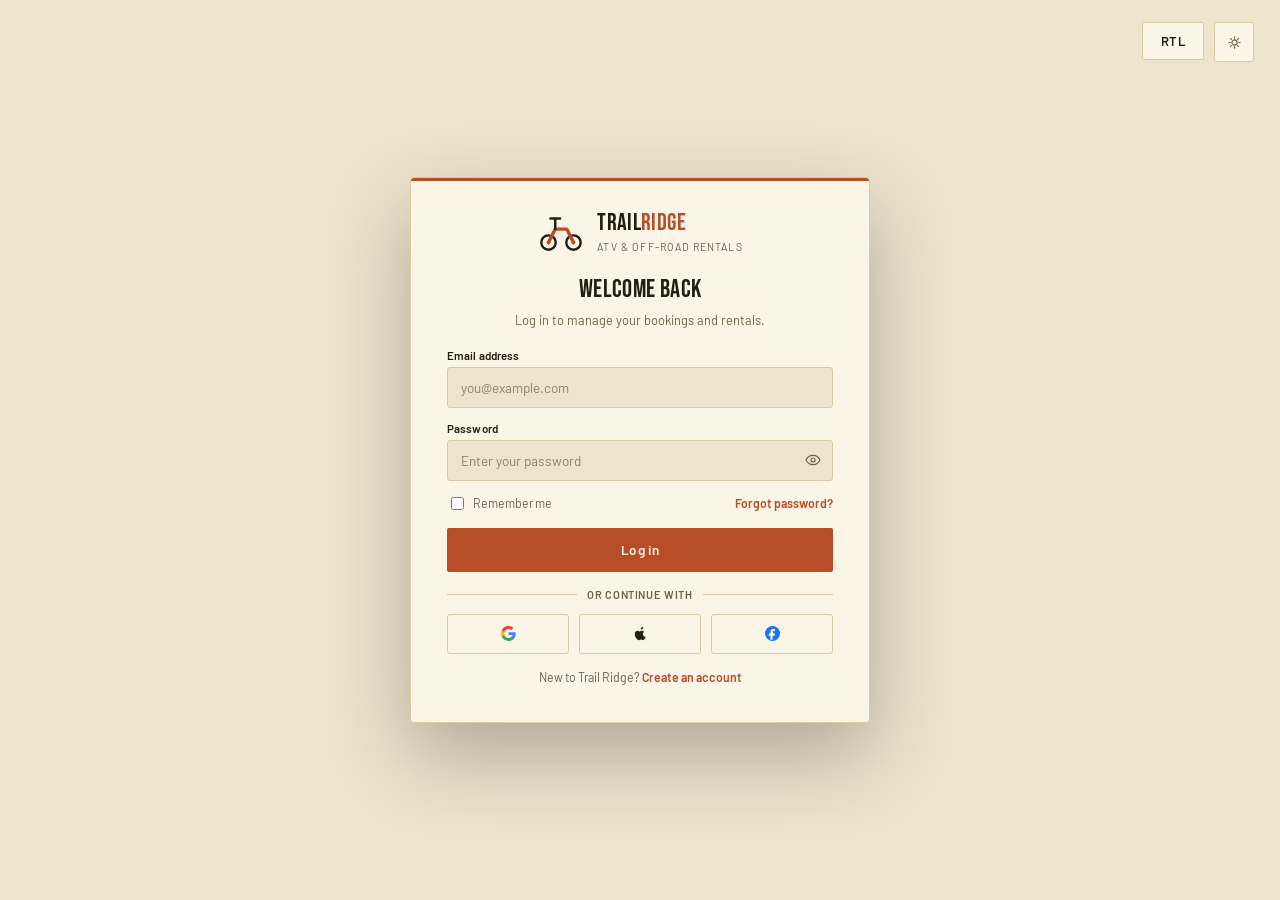
<file: login/login.html>
<!DOCTYPE html>
<html lang="en" dir="ltr" data-theme="light" class="auth-html">
<head>
<meta charset="UTF-8">
<meta name="viewport" content="width=device-width, initial-scale=1.0">
<title>Log In — Trail Ridge Off-Road</title>
<meta name="description" content="Log in to your Trail Ridge account to manage bookings and rentals.">
<link rel="preconnect" href="https://fonts.googleapis.com">
<link rel="preconnect" href="https://fonts.gstatic.com" crossorigin>
<link href="https://fonts.googleapis.com/css2?family=Bebas+Neue&family=Barlow:wght@400;500;600;700;800&display=swap" rel="stylesheet">
<link rel="stylesheet" href="../home/style.css">
<link rel="stylesheet" href="auth.css">
<link rel="icon" href="data:image/svg+xml,%3Csvg xmlns='http://www.w3.org/2000/svg' viewBox='0 0 100 100'%3E%3Ccircle cx='24' cy='72' r='15' fill='none' stroke='%23221B14' stroke-width='5'/%3E%3Ccircle cx='24' cy='72' r='4' fill='%23B84E27'/%3E%3Ccircle cx='76' cy='72' r='15' fill='none' stroke='%23221B14' stroke-width='5'/%3E%3Ccircle cx='76' cy='72' r='4' fill='%23B84E27'/%3E%3Cpath d='M24 72 L38 44 L62 44 L76 72' stroke='%23B84E27' stroke-width='7' fill='none' stroke-linecap='round' stroke-linejoin='round'/%3E%3Cpath d='M38 44 L38 24' stroke='%23221B14' stroke-width='5' stroke-linecap='round'/%3E%3Cpath d='M28 22 L48 22' stroke='%23221B14' stroke-width='5' stroke-linecap='round'/%3E%3C/svg%3E">
</head>

<body class="auth-page">

<div class="top-controls">
  <button class="btn btn-outline btn-sm" id="dir-toggle" aria-label="Toggle text direction">RTL</button>

  <button class="icon-btn" id="theme-toggle" aria-label="Toggle dark mode">
    <svg class="sun" viewBox="0 0 24 24" fill="none" stroke="currentColor" stroke-width="1.7">
      <circle cx="12" cy="12" r="4.2"/>
      <path d="M12 3v2.2M12 18.8V21M21 12h-2.2M5.2 12H3M18.4 5.6l-1.5 1.5M7.1 16.9l-1.5 1.5M18.4 18.4l-1.5-1.5M7.1 7.1L5.6 5.6" stroke-linecap="round"/>
    </svg>
    <svg class="moon" viewBox="0 0 24 24" fill="none" stroke="currentColor" stroke-width="1.7">
      <path d="M20 14.5A8.5 8.5 0 1 1 9.5 4a7 7 0 0 0 10.5 10.5z" stroke-linejoin="round"/>
    </svg>
  </button>
</div>

<main class="auth-main">
  <div class="auth-card">

    <a href="../home/index.html" class="auth-brand">
      <span class="brand-mark" aria-hidden="true">
        <svg viewBox="0 0 100 100" fill="none">
          <circle cx="24" cy="72" r="15" fill="none" stroke="var(--logo-ink)" stroke-width="5"/>
          <circle cx="24" cy="72" r="4" fill="var(--logo-rust)"/>
          <circle cx="76" cy="72" r="15" fill="none" stroke="var(--logo-ink)" stroke-width="5"/>
          <circle cx="76" cy="72" r="4" fill="var(--logo-rust)"/>
          <path d="M24 72 L38 44 L62 44 L76 72" stroke="var(--logo-rust)" stroke-width="7" fill="none" stroke-linecap="round" stroke-linejoin="round"/>
          <path d="M38 44 L38 24" stroke="var(--logo-ink)" stroke-width="5" stroke-linecap="round"/>
          <path d="M28 22 L48 22" stroke="var(--logo-ink)" stroke-width="5" stroke-linecap="round"/>
        </svg>
      </span>
      <span class="brand-text">
        <span class="logo-word">TRAIL<em>RIDGE</em></span><br>
        <span class="brand-sub">ATV &amp; Off-Road Rentals</span>
      </span>
    </a>

    <div class="auth-heading">
      <h1>Welcome back</h1>
      <p>Log in to manage your bookings and rentals.</p>
    </div>

    <form id="login-form" class="auth-form" novalidate>

      <div class="field">
        <label for="email">Email address</label>
        <input type="email" id="email" name="email" placeholder="you@example.com" autocomplete="email" required>
      </div>

      <div class="field">
        <label for="password">Password</label>
        <div class="field-wrap">
          <input type="password" id="password" name="password" placeholder="Enter your password" autocomplete="current-password" required>
          <button type="button" class="pw-toggle" data-target="password" aria-label="Show password">
            <svg viewBox="0 0 24 24" fill="none" stroke="currentColor" stroke-width="1.8"><path d="M1.5 12S5 5 12 5s10.5 7 10.5 7-3.5 7-10.5 7S1.5 12 1.5 12z" stroke-linejoin="round"/><circle cx="12" cy="12" r="3"/></svg>
          </button>
        </div>
      </div>

      <div class="row-between">
        <label class="remember">
          <input type="checkbox" id="remember" name="remember">
          Remember me
        </label>
        <a href="#" class="link">Forgot password?</a>
      </div>

      <button type="submit" class="btn btn-primary auth-submit">
        Log in
      </button>

    </form>

    <div class="auth-divider">or continue with</div>

    <div class="social-row">
      <button type="button" class="social-btn" aria-label="Continue with Google">
        <svg viewBox="0 0 24 24"><path fill="#4285F4" d="M23.52 12.27c0-.82-.07-1.6-.2-2.36H12v4.47h6.47a5.53 5.53 0 0 1-2.4 3.63v3h3.88c2.27-2.09 3.57-5.17 3.57-8.74z"/><path fill="#34A853" d="M12 24c3.24 0 5.95-1.08 7.93-2.92l-3.87-3c-1.08.72-2.46 1.15-4.06 1.15-3.12 0-5.77-2.11-6.71-4.94H1.3v3.1A12 12 0 0 0 12 24z"/><path fill="#FBBC05" d="M5.29 14.29a7.2 7.2 0 0 1 0-4.58v-3.1H1.3a12 12 0 0 0 0 10.78z"/><path fill="#EA4335" d="M12 4.75c1.76 0 3.35.6 4.6 1.8l3.44-3.44C17.94 1.19 15.24 0 12 0A12 12 0 0 0 1.3 6.61l3.99 3.1C6.23 6.87 8.88 4.75 12 4.75z"/></svg>
      </button>
      <button type="button" class="social-btn" aria-label="Continue with Apple">
        <svg viewBox="0 0 24 24" fill="currentColor"><path d="M16.5 1c.15 1.19-.35 2.4-1.05 3.24-.72.86-1.94 1.52-3.06 1.44-.17-1.16.4-2.37 1.06-3.14C14.2 1.62 15.45 1.05 16.5 1zM20.6 17.1c-.47 1.08-.7 1.56-1.3 2.53-.85 1.34-2.04 3.01-3.53 3.02-1.32.02-1.66-.86-3.46-.85-1.8.01-2.18.87-3.5.85-1.48-.02-2.62-1.53-3.47-2.86C2.87 17.19 2.2 13.4 3.35 10.79c.82-1.86 2.31-3.03 3.9-3.05 1.42-.02 2.32.94 3.5.94 1.17 0 1.87-.94 3.51-.94 1.22 0 2.51.66 3.44 1.8-3.02 1.66-2.53 5.98.9 7.56z"/></svg>
      </button>
      <button type="button" class="social-btn" aria-label="Continue with Facebook">
        <svg viewBox="0 0 24 24"><circle cx="12" cy="12" r="12" fill="#1877F2"/><path fill="#fff" d="M15.4 15.4l.5-3.4h-3.2v-2.2c0-.93.32-1.68 1.75-1.68h1.5V4.98C15.4 4.9 14.2 4.8 13 4.8c-2.5 0-4.2 1.5-4.2 4.3V12H6.2v3.4h2.6V22h3.3v-6.6h3.3z"/></svg>
      </button>
    </div>

    <p class="auth-foot">New to Trail Ridge? <a href="signup.html" class="link">Create an account</a></p>

  </div>
</main>

<script>
  document.querySelectorAll('.pw-toggle').forEach(btn => {
    btn.addEventListener('click', () => {
      const input = document.getElementById(btn.dataset.target);
      const showing = input.type === 'text';
      input.type = showing ? 'password' : 'text';
      btn.setAttribute('aria-label', showing ? 'Show password' : 'Hide password');
    });
  });

  document.getElementById('login-form').addEventListener('submit', (e) => {
    e.preventDefault();
    alert('Connect this form to your backend to finish login.');
  });
</script>
<script src="../home/script.js"></script>
</body>
</html>
</file>
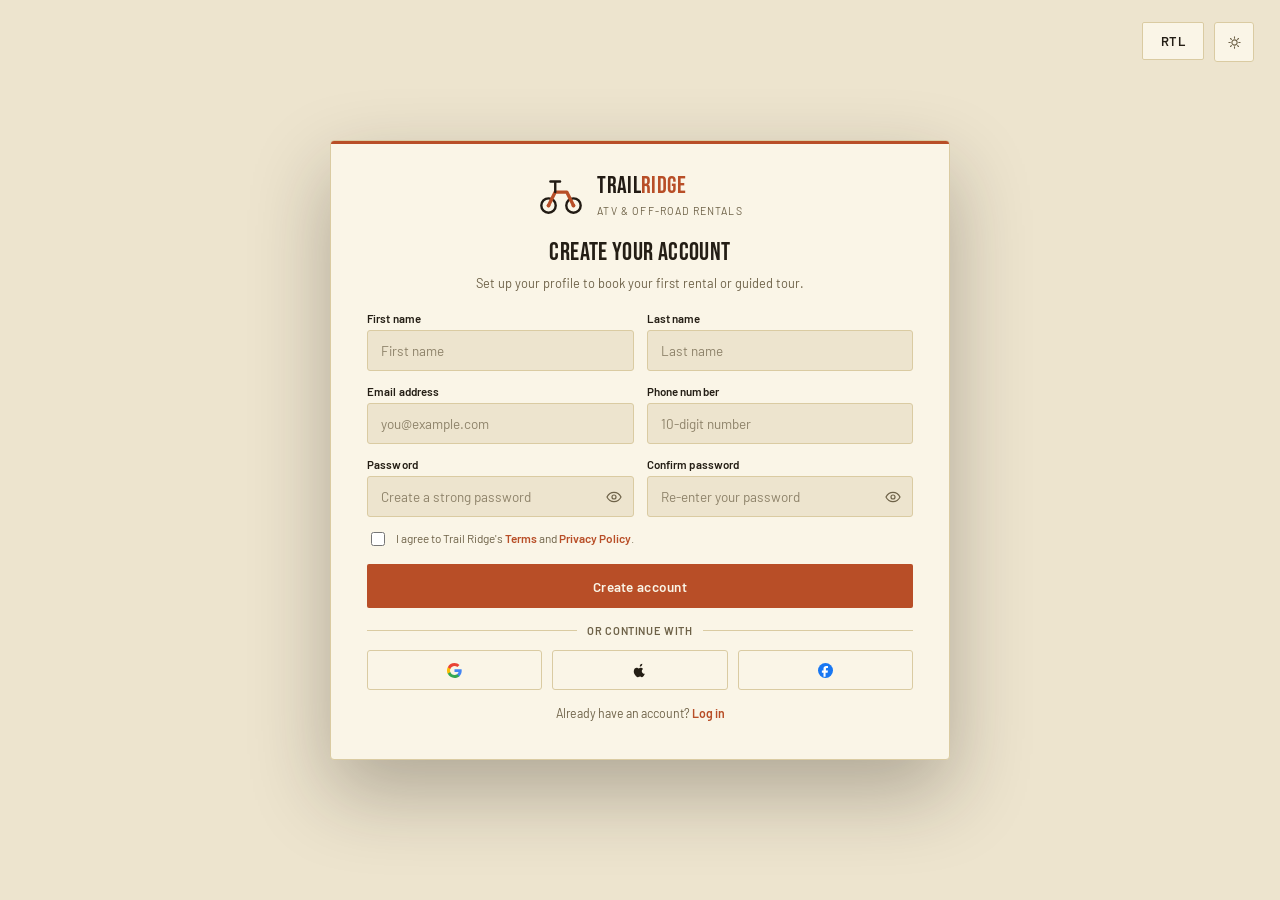
<file: login/signup.html>
<!DOCTYPE html>
<html lang="en" dir="ltr" data-theme="light" class="auth-html">
<head>
<meta charset="UTF-8">
<meta name="viewport" content="width=device-width, initial-scale=1.0">
<title>Create Account — Trail Ridge Off-Road</title>
<meta name="description" content="Create your Trail Ridge account to book ATV, UTV and dirt bike rentals.">
<link rel="preconnect" href="https://fonts.googleapis.com">
<link rel="preconnect" href="https://fonts.gstatic.com" crossorigin>
<link href="https://fonts.googleapis.com/css2?family=Bebas+Neue&family=Barlow:wght@400;500;600;700;800&display=swap" rel="stylesheet">
<link rel="stylesheet" href="../home/style.css">
<link rel="stylesheet" href="auth.css">
<link rel="icon" href="data:image/svg+xml,%3Csvg xmlns='http://www.w3.org/2000/svg' viewBox='0 0 100 100'%3E%3Ccircle cx='24' cy='72' r='15' fill='none' stroke='%23221B14' stroke-width='5'/%3E%3Ccircle cx='24' cy='72' r='4' fill='%23B84E27'/%3E%3Ccircle cx='76' cy='72' r='15' fill='none' stroke='%23221B14' stroke-width='5'/%3E%3Ccircle cx='76' cy='72' r='4' fill='%23B84E27'/%3E%3Cpath d='M24 72 L38 44 L62 44 L76 72' stroke='%23B84E27' stroke-width='7' fill='none' stroke-linecap='round' stroke-linejoin='round'/%3E%3Cpath d='M38 44 L38 24' stroke='%23221B14' stroke-width='5' stroke-linecap='round'/%3E%3Cpath d='M28 22 L48 22' stroke='%23221B14' stroke-width='5' stroke-linecap='round'/%3E%3C/svg%3E">
</head>

<body class="auth-page">

<div class="top-controls">
  <button class="btn btn-outline btn-sm" id="dir-toggle" aria-label="Toggle text direction">RTL</button>

  <button class="icon-btn" id="theme-toggle" aria-label="Toggle dark mode">
    <svg class="sun" viewBox="0 0 24 24" fill="none" stroke="currentColor" stroke-width="1.7">
      <circle cx="12" cy="12" r="4.2"/>
      <path d="M12 3v2.2M12 18.8V21M21 12h-2.2M5.2 12H3M18.4 5.6l-1.5 1.5M7.1 16.9l-1.5 1.5M18.4 18.4l-1.5-1.5M7.1 7.1L5.6 5.6" stroke-linecap="round"/>
    </svg>
    <svg class="moon" viewBox="0 0 24 24" fill="none" stroke="currentColor" stroke-width="1.7">
      <path d="M20 14.5A8.5 8.5 0 1 1 9.5 4a7 7 0 0 0 10.5 10.5z" stroke-linejoin="round"/>
    </svg>
  </button>
</div>

<main class="auth-main">
  <div class="auth-card wide">

    <a href="../home/index.html" class="auth-brand">
      <span class="brand-mark" aria-hidden="true">
        <svg viewBox="0 0 100 100" fill="none">
          <circle cx="24" cy="72" r="15" fill="none" stroke="var(--logo-ink)" stroke-width="5"/>
          <circle cx="24" cy="72" r="4" fill="var(--logo-rust)"/>
          <circle cx="76" cy="72" r="15" fill="none" stroke="var(--logo-ink)" stroke-width="5"/>
          <circle cx="76" cy="72" r="4" fill="var(--logo-rust)"/>
          <path d="M24 72 L38 44 L62 44 L76 72" stroke="var(--logo-rust)" stroke-width="7" fill="none" stroke-linecap="round" stroke-linejoin="round"/>
          <path d="M38 44 L38 24" stroke="var(--logo-ink)" stroke-width="5" stroke-linecap="round"/>
          <path d="M28 22 L48 22" stroke="var(--logo-ink)" stroke-width="5" stroke-linecap="round"/>
        </svg>
      </span>
      <span class="brand-text">
        <span class="logo-word">TRAIL<em>RIDGE</em></span><br>
        <span class="brand-sub">ATV &amp; Off-Road Rentals</span>
      </span>
    </a>

    <div class="auth-heading">
      <h1>Create your account</h1>
      <p>Set up your profile to book your first rental or guided tour.</p>
    </div>

    <form id="signup-form" class="auth-form" novalidate>

      <div class="field-row">
        <div class="field">
          <label for="fname">First name</label>
          <input type="text" id="fname" name="fname" placeholder="First name" autocomplete="given-name" required>
        </div>
        <div class="field">
          <label for="lname">Last name</label>
          <input type="text" id="lname" name="lname" placeholder="Last name" autocomplete="family-name" required>
        </div>
      </div>

      <div class="field-row">
        <div class="field">
          <label for="email">Email address</label>
          <input type="email" id="email" name="email" placeholder="you@example.com" autocomplete="email" required>
        </div>
        <div class="field">
          <label for="phone">Phone number</label>
          <input type="tel" id="phone" name="phone" placeholder="10-digit number" pattern="[0-9]{10}" autocomplete="tel" required>
        </div>
      </div>

      <div class="field-row">
        <div class="field">
          <label for="password">Password</label>
          <div class="field-wrap">
            <input type="password" id="password" name="password" placeholder="Create a strong password" autocomplete="new-password" minlength="8" required>
            <button type="button" class="pw-toggle" data-target="password" aria-label="Show password">
              <svg viewBox="0 0 24 24" fill="none" stroke="currentColor" stroke-width="1.8"><path d="M1.5 12S5 5 12 5s10.5 7 10.5 7-3.5 7-10.5 7S1.5 12 1.5 12z" stroke-linejoin="round"/><circle cx="12" cy="12" r="3"/></svg>
            </button>
          </div>
        </div>
        <div class="field">
          <label for="confirm">Confirm password</label>
          <div class="field-wrap">
            <input type="password" id="confirm" name="confirm" placeholder="Re-enter your password" autocomplete="new-password" minlength="8" required>
            <button type="button" class="pw-toggle" data-target="confirm" aria-label="Show password">
              <svg viewBox="0 0 24 24" fill="none" stroke="currentColor" stroke-width="1.8"><path d="M1.5 12S5 5 12 5s10.5 7 10.5 7-3.5 7-10.5 7S1.5 12 1.5 12z" stroke-linejoin="round"/><circle cx="12" cy="12" r="3"/></svg>
            </button>
          </div>
        </div>
      </div>

      <label class="checkline">
        <input type="checkbox" id="agree" name="agree" required>
        <span>I agree to Trail Ridge's <a href="../additional-pages/terms.html">Terms</a> and <a href="../additional-pages/privacy.html">Privacy Policy</a>.</span>
      </label>

      <button type="submit" class="btn btn-primary auth-submit">
        Create account
      </button>

    </form>

    <div class="auth-divider">or continue with</div>

    <div class="social-row">
      <button type="button" class="social-btn" aria-label="Continue with Google">
        <svg viewBox="0 0 24 24"><path fill="#4285F4" d="M23.52 12.27c0-.82-.07-1.6-.2-2.36H12v4.47h6.47a5.53 5.53 0 0 1-2.4 3.63v3h3.88c2.27-2.09 3.57-5.17 3.57-8.74z"/><path fill="#34A853" d="M12 24c3.24 0 5.95-1.08 7.93-2.92l-3.87-3c-1.08.72-2.46 1.15-4.06 1.15-3.12 0-5.77-2.11-6.71-4.94H1.3v3.1A12 12 0 0 0 12 24z"/><path fill="#FBBC05" d="M5.29 14.29a7.2 7.2 0 0 1 0-4.58v-3.1H1.3a12 12 0 0 0 0 10.78z"/><path fill="#EA4335" d="M12 4.75c1.76 0 3.35.6 4.6 1.8l3.44-3.44C17.94 1.19 15.24 0 12 0A12 12 0 0 0 1.3 6.61l3.99 3.1C6.23 6.87 8.88 4.75 12 4.75z"/></svg>
      </button>
      <button type="button" class="social-btn" aria-label="Continue with Apple">
        <svg viewBox="0 0 24 24" fill="currentColor"><path d="M16.5 1c.15 1.19-.35 2.4-1.05 3.24-.72.86-1.94 1.52-3.06 1.44-.17-1.16.4-2.37 1.06-3.14C14.2 1.62 15.45 1.05 16.5 1zM20.6 17.1c-.47 1.08-.7 1.56-1.3 2.53-.85 1.34-2.04 3.01-3.53 3.02-1.32.02-1.66-.86-3.46-.85-1.8.01-2.18.87-3.5.85-1.48-.02-2.62-1.53-3.47-2.86C2.87 17.19 2.2 13.4 3.35 10.79c.82-1.86 2.31-3.03 3.9-3.05 1.42-.02 2.32.94 3.5.94 1.17 0 1.87-.94 3.51-.94 1.22 0 2.51.66 3.44 1.8-3.02 1.66-2.53 5.98.9 7.56z"/></svg>
      </button>
      <button type="button" class="social-btn" aria-label="Continue with Facebook">
        <svg viewBox="0 0 24 24"><circle cx="12" cy="12" r="12" fill="#1877F2"/><path fill="#fff" d="M15.4 15.4l.5-3.4h-3.2v-2.2c0-.93.32-1.68 1.75-1.68h1.5V4.98C15.4 4.9 14.2 4.8 13 4.8c-2.5 0-4.2 1.5-4.2 4.3V12H6.2v3.4h2.6V22h3.3v-6.6h3.3z"/></svg>
      </button>
    </div>

    <p class="auth-foot">Already have an account? <a href="login.html" class="link">Log in</a></p>

  </div>
</main>

<script>
  document.querySelectorAll('.pw-toggle').forEach(btn => {
    btn.addEventListener('click', () => {
      const input = document.getElementById(btn.dataset.target);
      const showing = input.type === 'text';
      input.type = showing ? 'password' : 'text';
      btn.setAttribute('aria-label', showing ? 'Show password' : 'Hide password');
    });
  });

  document.getElementById('signup-form').addEventListener('submit', (e) => {
    e.preventDefault();
    const pw = document.getElementById('password').value;
    const confirm = document.getElementById('confirm').value;
    if (pw !== confirm) {
      alert("Passwords don't match — please re-enter.");
      return;
    }
    alert('Account created — connect this form to your backend to finish signup.');
  });
</script>
<script src="../home/script.js"></script>
</body>
</html>
</file>
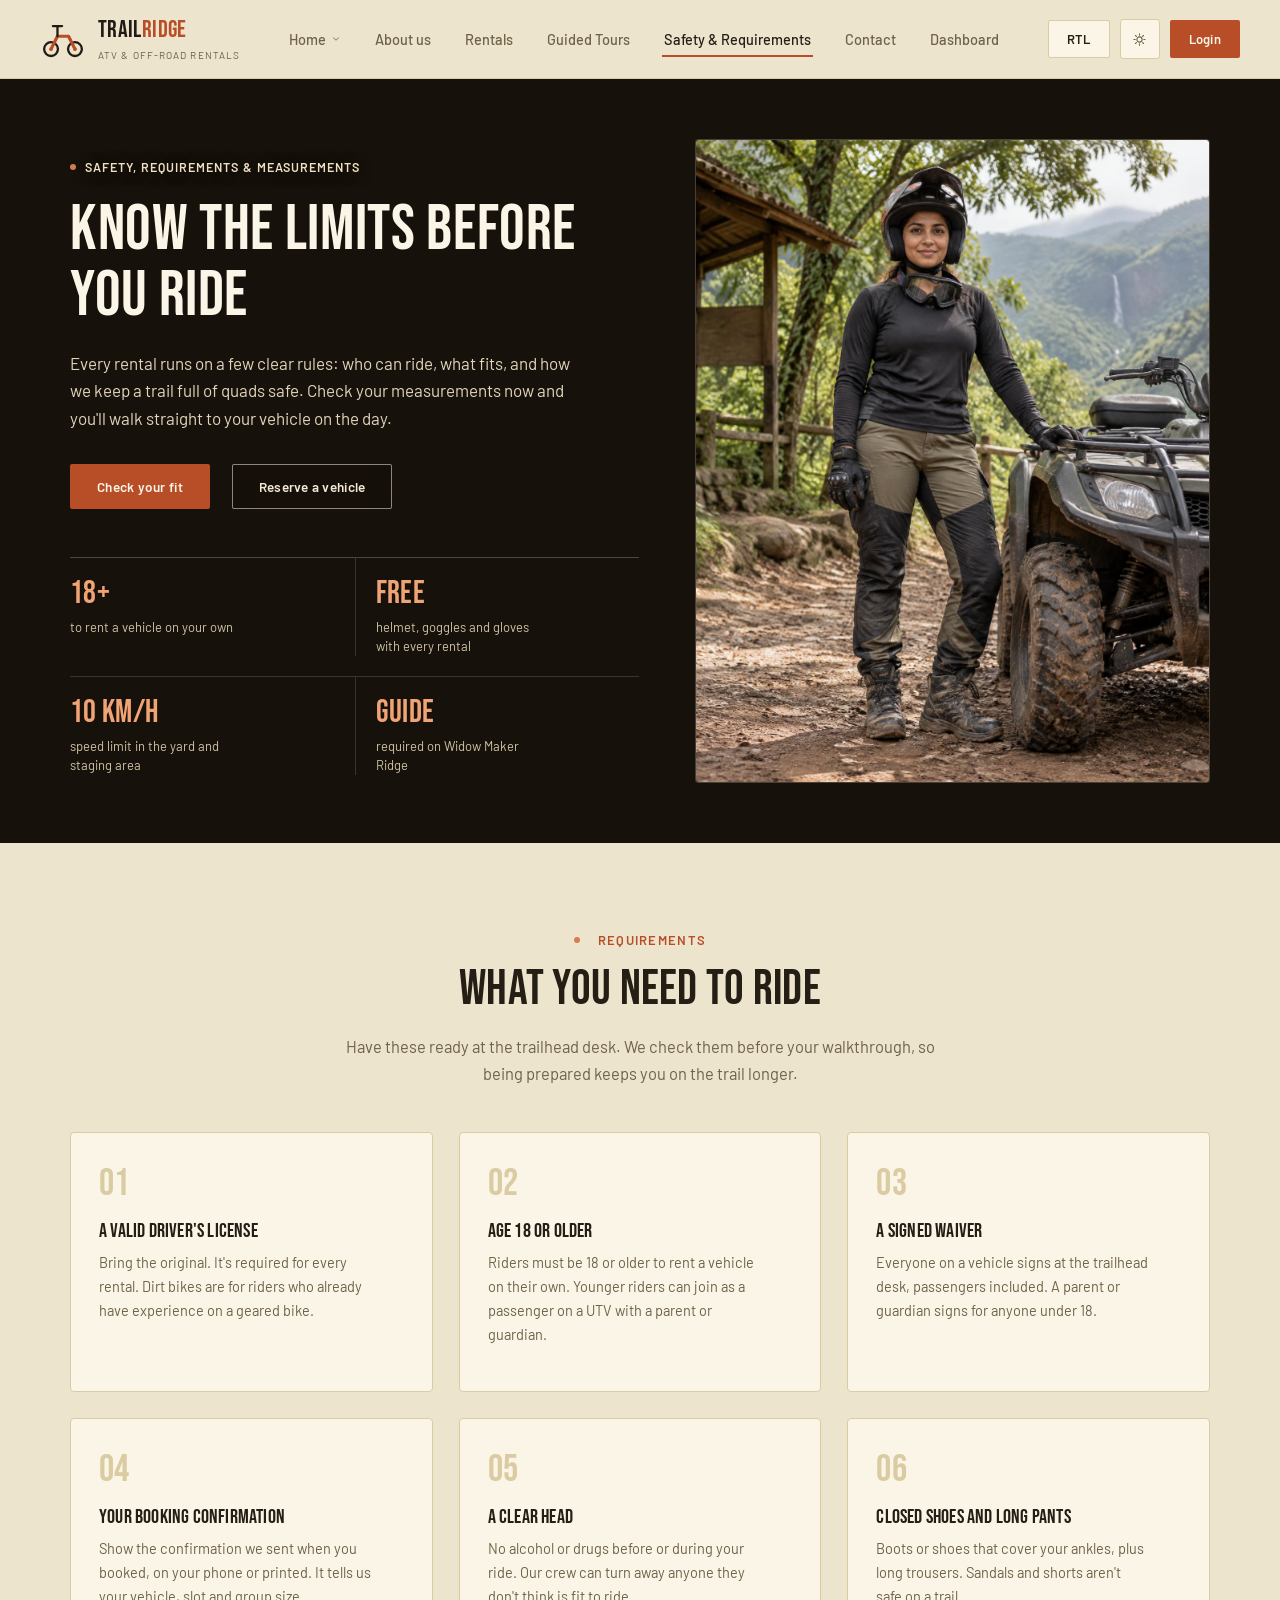
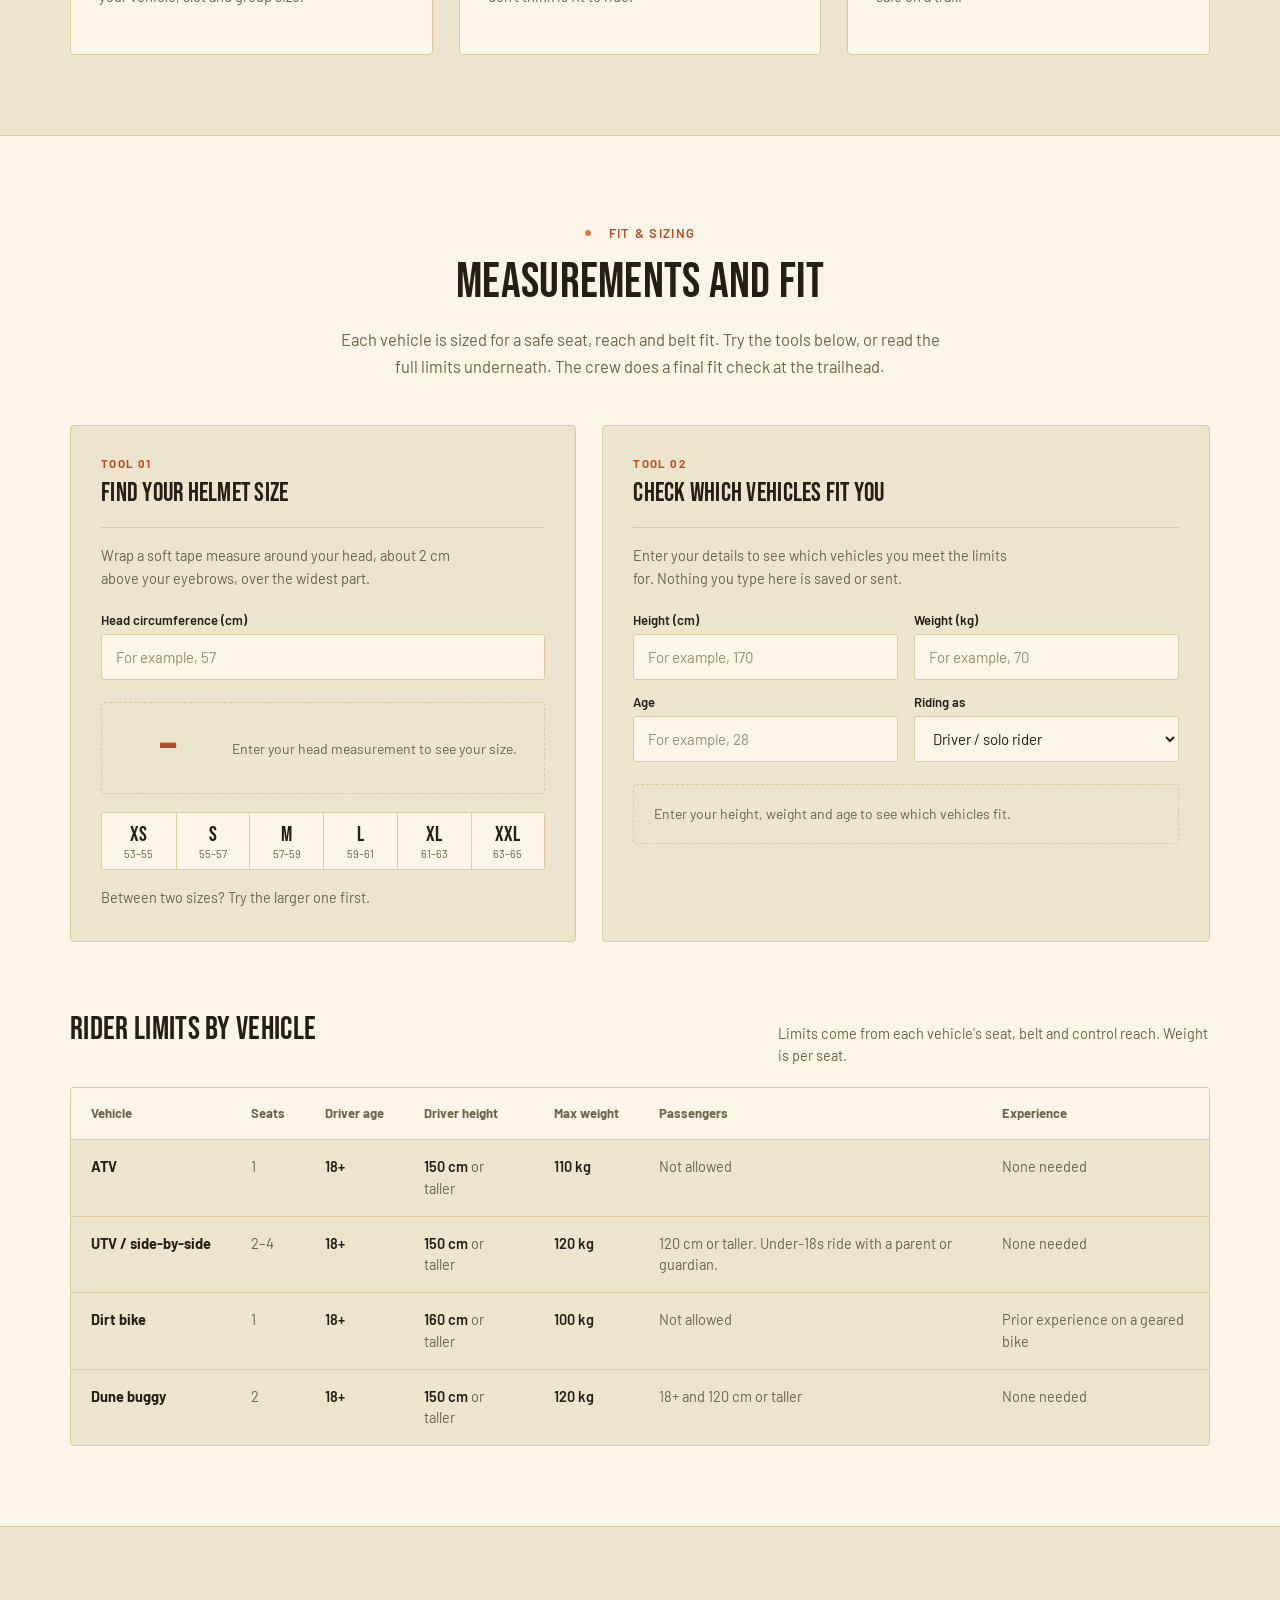
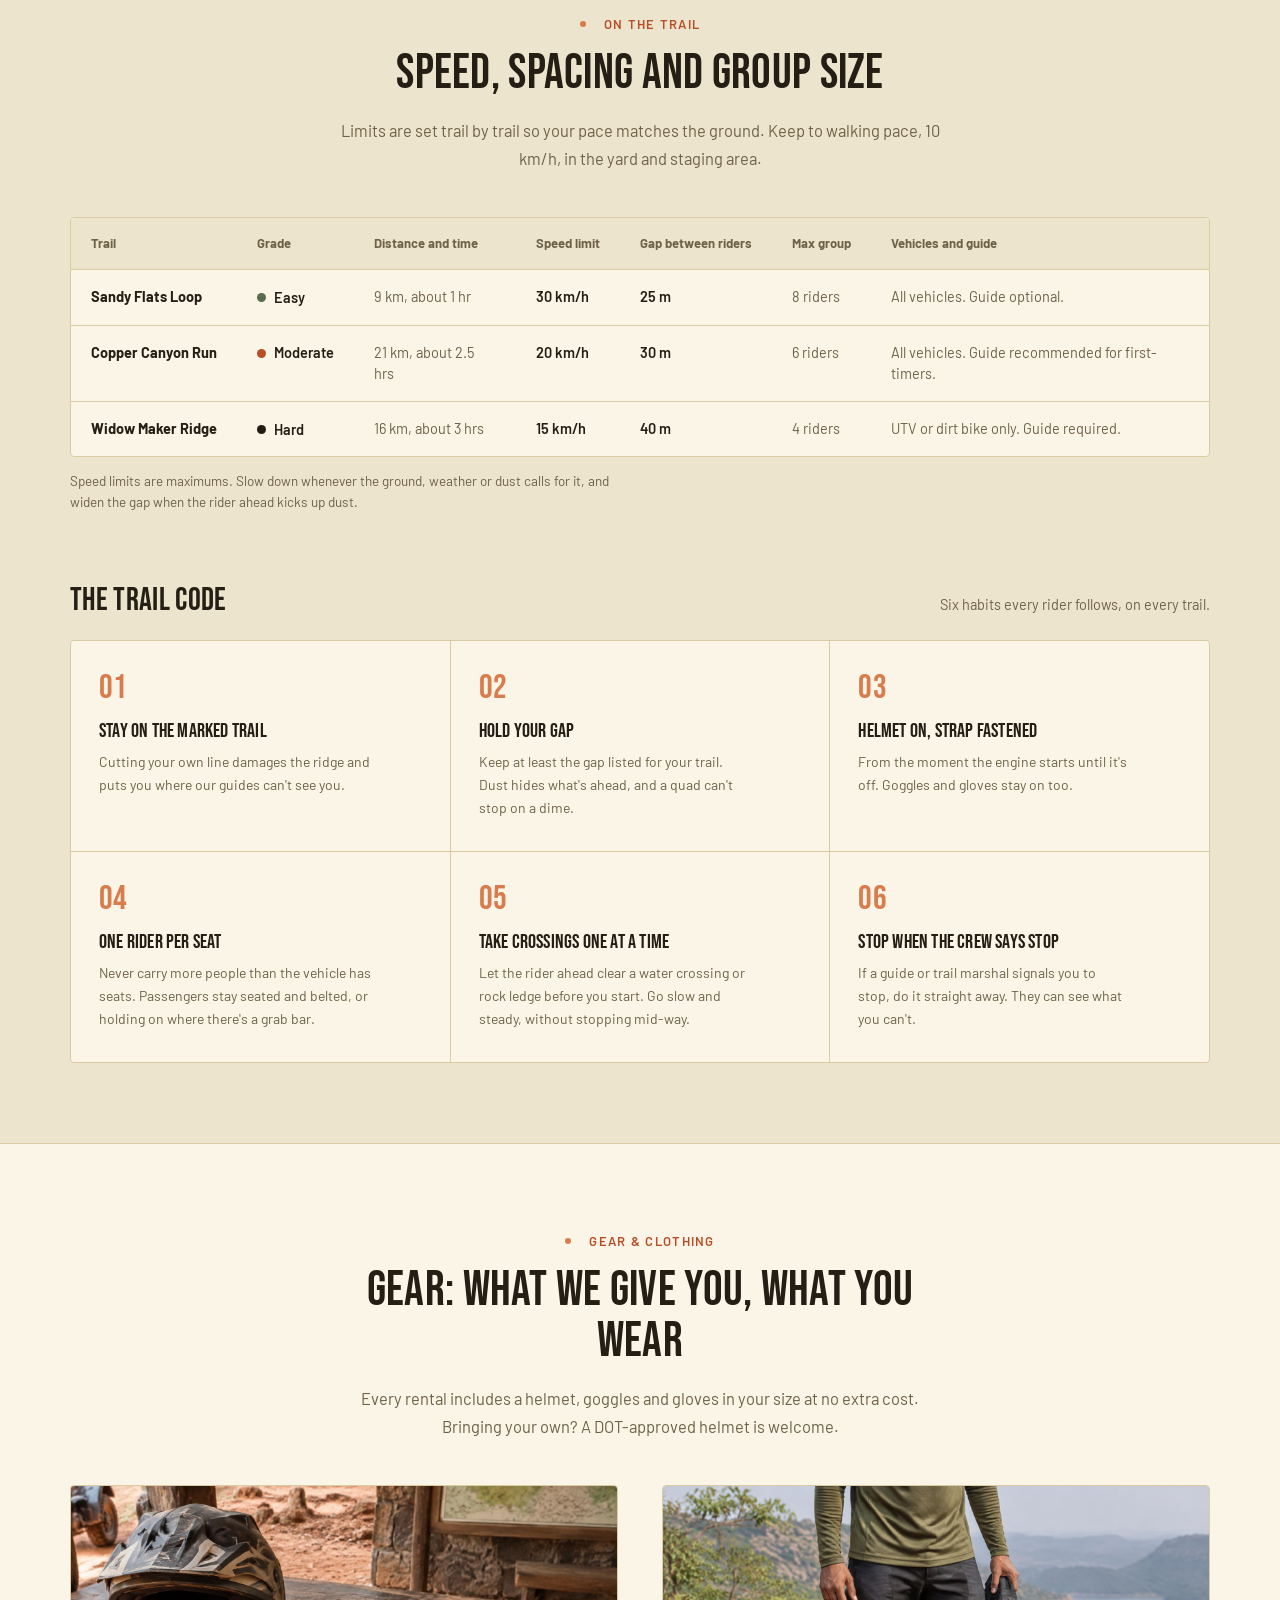
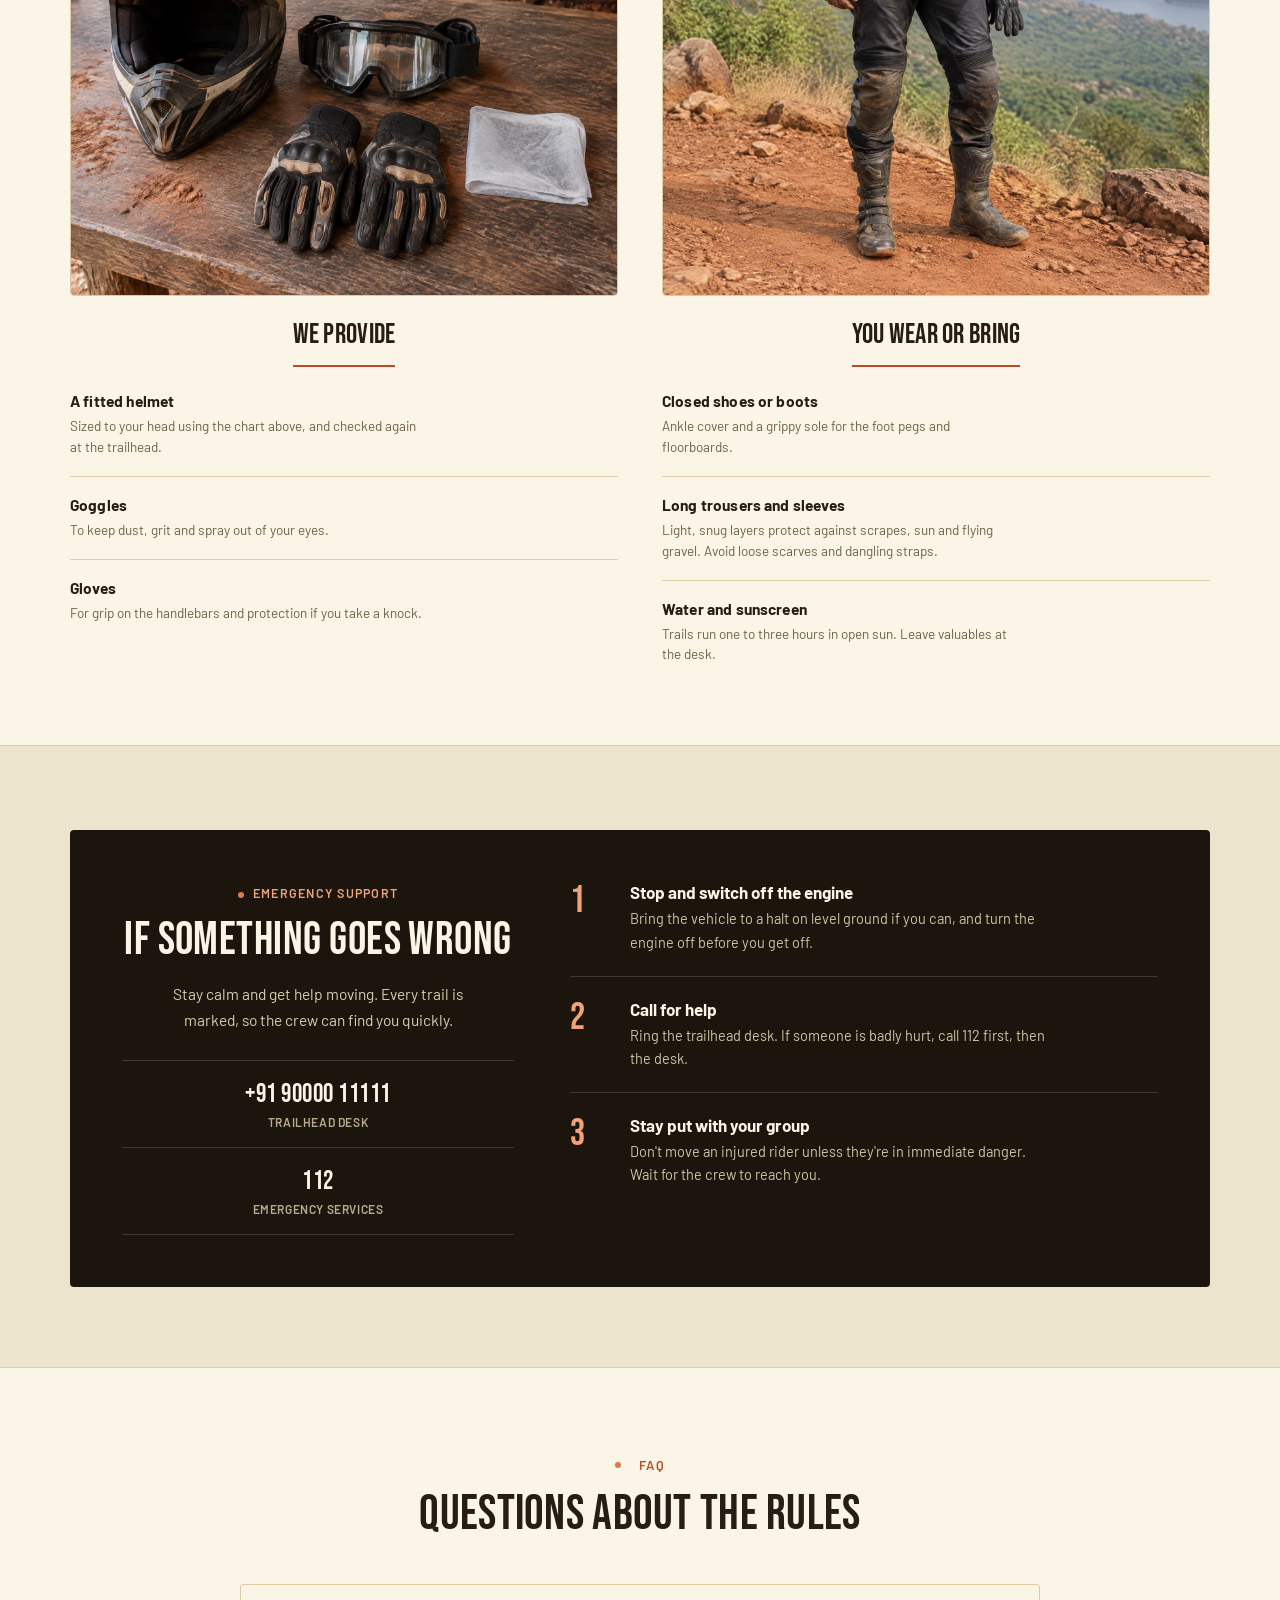
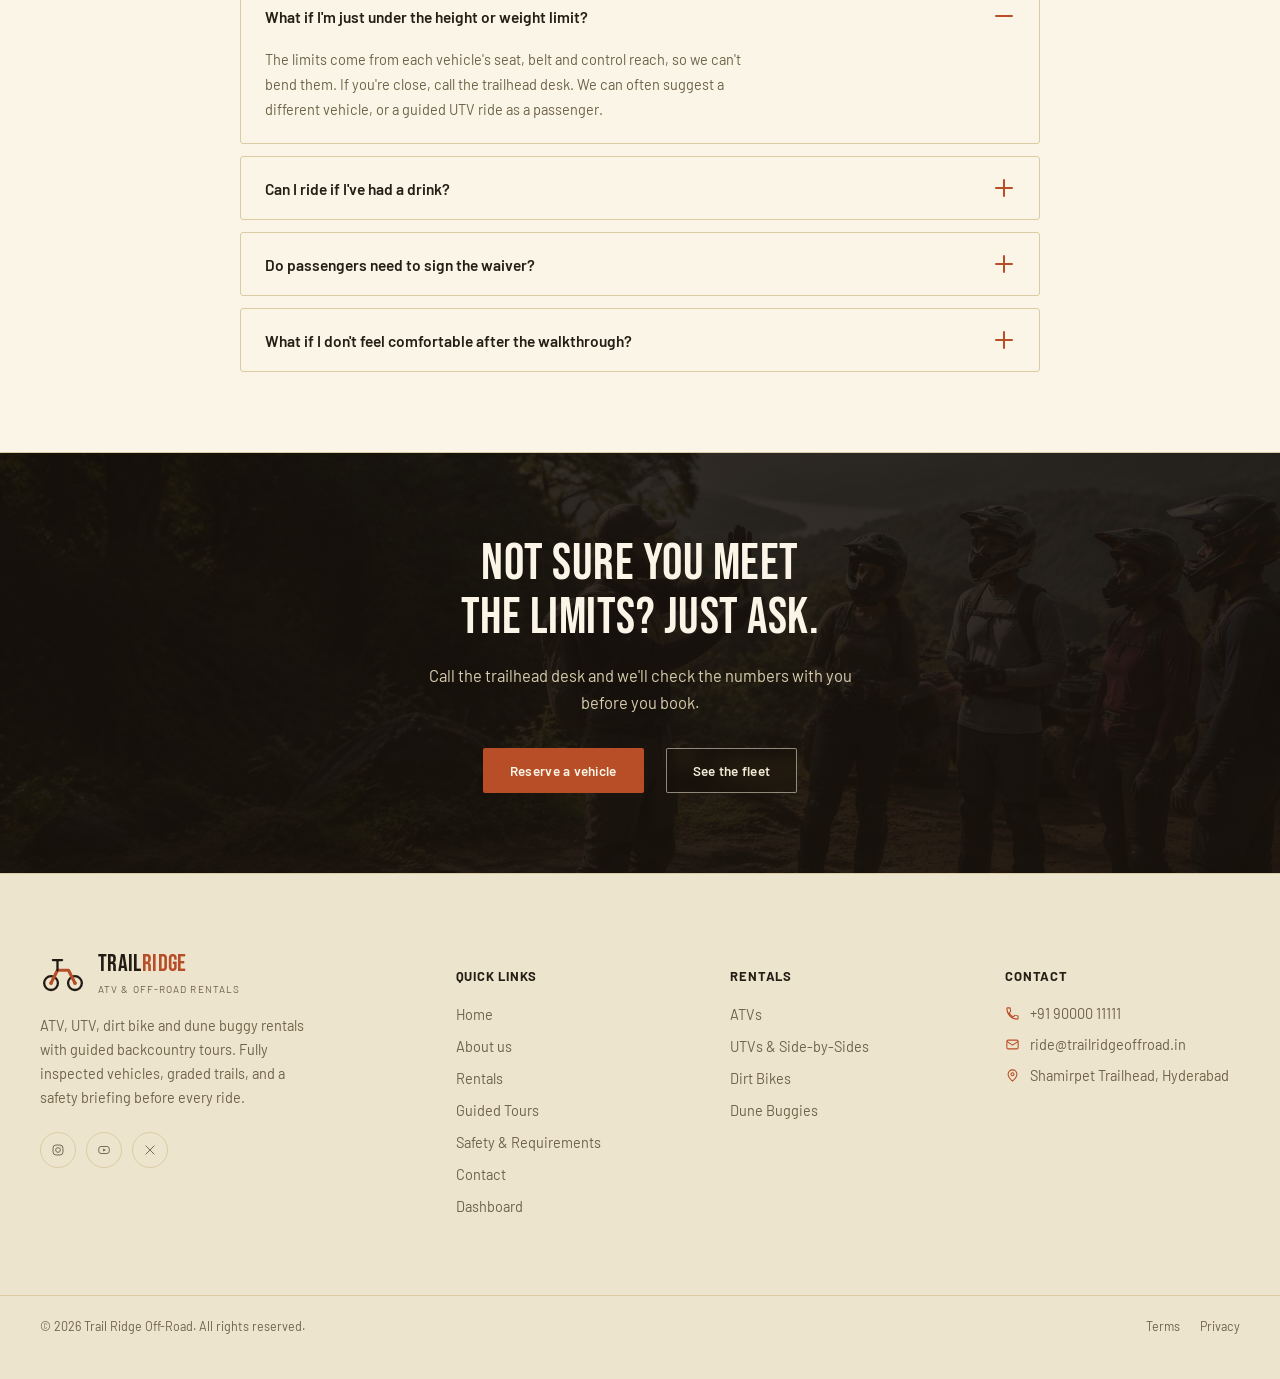
<file: safety/safety-requirements.html>
<!DOCTYPE html>
<html lang="en" dir="ltr" data-theme="light">
<head>
<meta charset="UTF-8">
<meta name="viewport" content="width=device-width, initial-scale=1.0">
<title>Safety &amp; Requirements — Trail Ridge Off-Road</title>
<meta name="description" content="Who can ride, rider height and weight limits, helmet sizing, trail speed and spacing rules, and what to do if something goes wrong at Trail Ridge Off-Road.">
<link rel="preconnect" href="https://fonts.googleapis.com">
<link rel="preconnect" href="https://fonts.gstatic.com" crossorigin>
<link href="https://fonts.googleapis.com/css2?family=Bebas+Neue&family=Barlow:wght@400;500;600;700;800&display=swap" rel="stylesheet">
<link rel="stylesheet" href="../home/style.css">
<link rel="stylesheet" href="safety-requirements.css">
<link rel="icon" href="data:image/svg+xml,%3Csvg xmlns='http://www.w3.org/2000/svg' viewBox='0 0 100 100'%3E%3Ccircle cx='24' cy='72' r='15' fill='none' stroke='%23221B14' stroke-width='5'/%3E%3Ccircle cx='24' cy='72' r='4' fill='%23B84E27'/%3E%3Ccircle cx='76' cy='72' r='15' fill='none' stroke='%23221B14' stroke-width='5'/%3E%3Ccircle cx='76' cy='72' r='4' fill='%23B84E27'/%3E%3Cpath d='M24 72 L38 44 L62 44 L76 72' stroke='%23B84E27' stroke-width='7' fill='none' stroke-linecap='round' stroke-linejoin='round'/%3E%3Cpath d='M38 44 L38 24' stroke='%23221B14' stroke-width='5' stroke-linecap='round'/%3E%3Cpath d='M28 22 L48 22' stroke='%23221B14' stroke-width='5' stroke-linecap='round'/%3E%3C/svg%3E">
</head>
<body>

<header class="site">
  <div class="wrap nav-row">
    <a href="../home/index.html" class="brand">
      <span class="brand-mark" aria-hidden="true">
        <svg viewBox="0 0 100 100" fill="none">
          <circle cx="24" cy="72" r="15" fill="none" stroke="var(--logo-ink)" stroke-width="5"/>
          <circle cx="24" cy="72" r="4" fill="var(--logo-rust)"/>
          <circle cx="76" cy="72" r="15" fill="none" stroke="var(--logo-ink)" stroke-width="5"/>
          <circle cx="76" cy="72" r="4" fill="var(--logo-rust)"/>
          <path d="M24 72 L38 44 L62 44 L76 72" stroke="var(--logo-rust)" stroke-width="7" fill="none" stroke-linecap="round" stroke-linejoin="round"/>
          <path d="M38 44 L38 24" stroke="var(--logo-ink)" stroke-width="5" stroke-linecap="round"/>
          <path d="M28 22 L48 22" stroke="var(--logo-ink)" stroke-width="5" stroke-linecap="round"/>
        </svg>
      </span>
      <span class="brand-text">
        <span class="logo-word">TRAIL<em>RIDGE</em></span><br>
        <span class="brand-sub">ATV &amp; Off-Road Rentals</span>
      </span>
    </a>

    <nav class="primary">
      <div class="nav-item">
        <a href="../home/index.html">Home
          <svg class="caret" viewBox="0 0 24 24" fill="none" stroke="currentColor" stroke-width="2"><path d="M6 9l6 6 6-6" stroke-linecap="round" stroke-linejoin="round"/></svg>
        </a>
        <div class="dropdown">
          <a href="../home/index.html">Home 1</a>
          <a href="../home2/home-2.html">Home 2</a>
        </div>
      </div>
      
      <a href="../about/about.html">About us</a>
      <a href="../rentals/rentals.html">Rentals</a>
      <a href="../tours/guided-tours.html">Guided Tours</a>
      <a href="safety-requirements.html" class="active" aria-current="page">Safety &amp; Requirements</a>
      <a href="../contact/contact.html">Contact</a>
      <a href="../dashboard/dashboard.html">Dashboard</a>
    </nav>

    <div class="nav-actions">
      <button class="btn btn-outline btn-sm" id="dir-toggle" aria-label="Toggle text direction">RTL</button>
      <button class="icon-btn" id="theme-toggle" aria-label="Toggle dark mode">
        <svg class="sun" viewBox="0 0 24 24" fill="none" stroke="currentColor" stroke-width="1.7"><circle cx="12" cy="12" r="4.2"/><path d="M12 3v2.2M12 18.8V21M21 12h-2.2M5.2 12H3M18.4 5.6l-1.5 1.5M7.1 16.9l-1.5 1.5M18.4 18.4l-1.5-1.5M7.1 7.1L5.6 5.6" stroke-linecap="round"/></svg>
        <svg class="moon" viewBox="0 0 24 24" fill="none" stroke="currentColor" stroke-width="1.7"><path d="M20 14.5A8.5 8.5 0 1 1 9.5 4a7 7 0 0 0 10.5 10.5z" stroke-linejoin="round"/></svg>
      </button>
      <a href="../login/login.html" class="btn btn-primary btn-sm desktop-only">Login</a>
      <button class="menu-toggle" id="menu-toggle" aria-label="Open menu">
        <svg viewBox="0 0 24 24" fill="none" stroke="currentColor" stroke-width="1.6"><path d="M3 6h18M3 12h18M3 18h18" stroke-linecap="round"/></svg>
      </button>
    </div>
  </div>

  <div class="mobile-panel" id="mobile-panel">
    <details class="mobile-dropdown">
      <summary>Home</summary>
      <a href="../home/index.html">Home 1</a>
      <a href="../home2/home-2.html">Home 2</a>
    </details>
    <a href="../about/about.html">About us</a>
    <a href="../rentals/rentals.html">Rentals</a>
    <a href="../tours/guided-tours.html">Guided Tours</a>
    <a href="safety-requirements.html" aria-current="page">Safety &amp; Requirements</a>
    <a href="../contact/contact.html">Contact</a>
    <a href="../dashboard/dashboard.html">Dashboard</a>
    <a href="../login/login.html" class="btn btn-primary mobile-login-btn">Login</a>
  </div>
</header>



<section class="sf-hero">
  <div class="wrap">
    <div>

      <p class="eyebrow-note"><span class="dot"></span>Safety, requirements &amp; measurements</p>
      <h1>Know the limits before you ride</h1>
      <p class="lead">Every rental runs on a few clear rules: who can ride, what fits, and how we keep a trail full of quads safe. Check your measurements now and you'll walk straight to your vehicle on the day.</p>
      <div class="hero-ctas">
        <a href="#measurements" class="btn btn-primary">Check your fit</a>
        <a href="../contact/contact.html" class="btn btn-ghost">Reserve a vehicle</a>
      </div>

      <div class="sf-facts">
        <div class="sf-fact"><strong>18+</strong><span>to rent a vehicle on your own</span></div>
        <div class="sf-fact"><strong>Free</strong><span>helmet, goggles and gloves with every rental</span></div>
        <div class="sf-fact"><strong>10 km/h</strong><span>speed limit in the yard and staging area</span></div>
        <div class="sf-fact"><strong>Guide</strong><span>required on Widow Maker Ridge</span></div>
      </div>
    </div>

    
    <div class="sf-photo sf-hero-photo">
      <img src="images/hero-safety.jpg" alt="Rider in full helmet and gloves on a Trail Ridge ATV">
    </div>
  </div>
</section>



<section class="section" id="requirements">
  <div class="wrap">
    <div class="section-head center">
      <span class="eyebrow"><span class="dot"></span>Requirements</span>
      <h2>What you need to ride</h2>
      <p>Have these ready at the trailhead desk. We check them before your walkthrough, so being prepared keeps you on the trail longer.</p>
    </div>

    <div class="sf-req-grid">
      <article class="sf-req">
        <span class="sf-req-num">01</span>
        <h3>A valid driver's license</h3>
        <p>Bring the original. It's required for every rental. Dirt bikes are for riders who already have experience on a geared bike.</p>
      </article>
      <article class="sf-req">
        <span class="sf-req-num">02</span>
        <h3>Age 18 or older</h3>
        <p>Riders must be 18 or older to rent a vehicle on their own. Younger riders can join as a passenger on a UTV with a parent or guardian.</p>
      </article>
      <article class="sf-req">
        <span class="sf-req-num">03</span>
        <h3>A signed waiver</h3>
        <p>Everyone on a vehicle signs at the trailhead desk, passengers included. A parent or guardian signs for anyone under 18.</p>
      </article>
      <article class="sf-req">
        <span class="sf-req-num">04</span>
        <h3>Your booking confirmation</h3>
        <p>Show the confirmation we sent when you booked, on your phone or printed. It tells us your vehicle, slot and group size.</p>
      </article>
      <article class="sf-req">
        <span class="sf-req-num">05</span>
        <h3>A clear head</h3>
        <p>No alcohol or drugs before or during your ride. Our crew can turn away anyone they don't think is fit to ride.</p>
      </article>
      <article class="sf-req">
        <span class="sf-req-num">06</span>
        <h3>Closed shoes and long pants</h3>
        <p>Boots or shoes that cover your ankles, plus long trousers. Sandals and shorts aren't safe on a trail.</p>
      </article>
    </div>
  </div>
</section>



<section class="section sf-band" id="measurements">
  <div class="wrap">
    <div class="section-head center">
      <span class="eyebrow"><span class="dot"></span>Fit &amp; sizing</span>
      <h2>Measurements and fit</h2>
      <p>Each vehicle is sized for a safe seat, reach and belt fit. Try the tools below, or read the full limits underneath. The crew does a final fit check at the trailhead.</p>
    </div>

    <div class="sf-tools">

      
      <div class="sf-tool">
        <div class="sf-tool-head">
          <span class="sf-tool-kicker">Tool 01</span>
          <h3>Find your helmet size</h3>
        </div>
        <p>Wrap a soft tape measure around your head, about 2 cm above your eyebrows, over the widest part.</p>
        <div class="sf-fields">
          <div class="sf-field wide">
            <label for="head-cm">Head circumference (cm)</label>
            <input id="head-cm" type="number" inputmode="decimal" min="40" max="75" step="0.5" placeholder="For example, 57">
          </div>
        </div>
        <div class="sf-helmet-out" id="helmet-out" role="status" aria-live="polite">
          <span class="size">–</span>
          <p>Enter your head measurement to see your size.</p>
        </div>
        <ol class="sf-scale" id="helmet-scale" aria-label="Helmet size chart">
          <li data-min="53" data-max="55"><b>XS</b><span>53–55</span></li>
          <li data-min="55" data-max="57"><b>S</b><span>55–57</span></li>
          <li data-min="57" data-max="59"><b>M</b><span>57–59</span></li>
          <li data-min="59" data-max="61"><b>L</b><span>59–61</span></li>
          <li data-min="61" data-max="63"><b>XL</b><span>61–63</span></li>
          <li data-min="63" data-max="65"><b>XXL</b><span>63–65</span></li>
        </ol>
        <p class="sf-scale-note">Between two sizes? Try the larger one first.</p>
      </div>

      
      <div class="sf-tool">
        <div class="sf-tool-head">
          <span class="sf-tool-kicker">Tool 02</span>
          <h3>Check which vehicles fit you</h3>
        </div>
        <p>Enter your details to see which vehicles you meet the limits for. Nothing you type here is saved or sent.</p>
        <div class="sf-fields">
          <div class="sf-field">
            <label for="fit-height">Height (cm)</label>
            <input id="fit-height" type="number" inputmode="decimal" min="80" max="230" placeholder="For example, 170">
          </div>
          <div class="sf-field">
            <label for="fit-weight">Weight (kg)</label>
            <input id="fit-weight" type="number" inputmode="decimal" min="20" max="250" placeholder="For example, 70">
          </div>
          <div class="sf-field">
            <label for="fit-age">Age</label>
            <input id="fit-age" type="number" inputmode="numeric" min="4" max="99" placeholder="For example, 28">
          </div>
          <div class="sf-field">
            <label for="fit-role">Riding as</label>
            <select id="fit-role">
              <option value="driver">Driver / solo rider</option>
              <option value="passenger">Passenger</option>
            </select>
          </div>
        </div>
        <div id="fit-out" role="status" aria-live="polite">
          <div class="sf-empty">Enter your height, weight and age to see which vehicles fit.</div>
        </div>
      </div>
    </div>

    <div class="sf-subhead">
      <h3>Rider limits by vehicle</h3>
      <p>Limits come from each vehicle's seat, belt and control reach. Weight is per seat.</p>
    </div>
    <div class="sf-table-wrap">
      <table class="sf-table">
        <caption class="visually-hidden" style="position:absolute;width:1px;height:1px;overflow:hidden;clip:rect(0 0 0 0);white-space:nowrap;">Rider limits by vehicle type</caption>
        <thead>
          <tr>
            <th scope="col">Vehicle</th>
            <th scope="col">Seats</th>
            <th scope="col">Driver age</th>
            <th scope="col">Driver height</th>
            <th scope="col">Max weight</th>
            <th scope="col">Passengers</th>
            <th scope="col">Experience</th>
          </tr>
        </thead>
        <tbody>
          <tr>
            <th scope="row">ATV</th>
            <td>1</td>
            <td><b>18+</b></td>
            <td><b>150 cm</b> or taller</td>
            <td><b>110 kg</b></td>
            <td>Not allowed</td>
            <td>None needed</td>
          </tr>
          <tr>
            <th scope="row">UTV / side-by-side</th>
            <td>2–4</td>
            <td><b>18+</b></td>
            <td><b>150 cm</b> or taller</td>
            <td><b>120 kg</b></td>
            <td>120 cm or taller. Under-18s ride with a parent or guardian.</td>
            <td>None needed</td>
          </tr>
          <tr>
            <th scope="row">Dirt bike</th>
            <td>1</td>
            <td><b>18+</b></td>
            <td><b>160 cm</b> or taller</td>
            <td><b>100 kg</b></td>
            <td>Not allowed</td>
            <td>Prior experience on a geared bike</td>
          </tr>
          <tr>
            <th scope="row">Dune buggy</th>
            <td>2</td>
            <td><b>18+</b></td>
            <td><b>150 cm</b> or taller</td>
            <td><b>120 kg</b></td>
            <td>18+ and 120 cm or taller</td>
            <td>None needed</td>
          </tr>
        </tbody>
      </table>
    </div>
  </div>
</section>



<section class="section" id="on-the-trail">
  <div class="wrap">
    <div class="section-head center">
      <span class="eyebrow"><span class="dot"></span>On the trail</span>
      <h2>Speed, spacing and group size</h2>
      <p>Limits are set trail by trail so your pace matches the ground. Keep to walking pace, 10 km/h, in the yard and staging area.</p>
    </div>

    <div class="sf-table-wrap">
      <table class="sf-table">
        <caption class="visually-hidden" style="position:absolute;width:1px;height:1px;overflow:hidden;clip:rect(0 0 0 0);white-space:nowrap;">Speed, spacing and group limits by trail</caption>
        <thead>
          <tr>
            <th scope="col">Trail</th>
            <th scope="col">Grade</th>
            <th scope="col">Distance and time</th>
            <th scope="col">Speed limit</th>
            <th scope="col">Gap between riders</th>
            <th scope="col">Max group</th>
            <th scope="col">Vehicles and guide</th>
          </tr>
        </thead>
        <tbody>
          <tr>
            <th scope="row">Sandy Flats Loop</th>
            <td><span class="sf-grade easy">Easy</span></td>
            <td>9 km, about 1 hr</td>
            <td><b>30 km/h</b></td>
            <td><b>25 m</b></td>
            <td>8 riders</td>
            <td>All vehicles. Guide optional.</td>
          </tr>
          <tr>
            <th scope="row">Copper Canyon Run</th>
            <td><span class="sf-grade moderate">Moderate</span></td>
            <td>21 km, about 2.5 hrs</td>
            <td><b>20 km/h</b></td>
            <td><b>30 m</b></td>
            <td>6 riders</td>
            <td>All vehicles. Guide recommended for first-timers.</td>
          </tr>
          <tr>
            <th scope="row">Widow Maker Ridge</th>
            <td><span class="sf-grade hard">Hard</span></td>
            <td>16 km, about 3 hrs</td>
            <td><b>15 km/h</b></td>
            <td><b>40 m</b></td>
            <td>4 riders</td>
            <td>UTV or dirt bike only. Guide required.</td>
          </tr>
        </tbody>
      </table>
    </div>
    <p class="sf-note">Speed limits are maximums. Slow down whenever the ground, weather or dust calls for it, and widen the gap when the rider ahead kicks up dust.</p>

    <div class="sf-subhead">
      <h3>The trail code</h3>
      <p>Six habits every rider follows, on every trail.</p>
    </div>
    <div class="sf-rules">
      <div class="sf-rule">
        <span class="sf-rule-num">01</span>
        <h3>Stay on the marked trail</h3>
        <p>Cutting your own line damages the ridge and puts you where our guides can't see you.</p>
      </div>
      <div class="sf-rule">
        <span class="sf-rule-num">02</span>
        <h3>Hold your gap</h3>
        <p>Keep at least the gap listed for your trail. Dust hides what's ahead, and a quad can't stop on a dime.</p>
      </div>
      <div class="sf-rule">
        <span class="sf-rule-num">03</span>
        <h3>Helmet on, strap fastened</h3>
        <p>From the moment the engine starts until it's off. Goggles and gloves stay on too.</p>
      </div>
      <div class="sf-rule">
        <span class="sf-rule-num">04</span>
        <h3>One rider per seat</h3>
        <p>Never carry more people than the vehicle has seats. Passengers stay seated and belted, or holding on where there's a grab bar.</p>
      </div>
      <div class="sf-rule">
        <span class="sf-rule-num">05</span>
        <h3>Take crossings one at a time</h3>
        <p>Let the rider ahead clear a water crossing or rock ledge before you start. Go slow and steady, without stopping mid-way.</p>
      </div>
      <div class="sf-rule">
        <span class="sf-rule-num">06</span>
        <h3>Stop when the crew says stop</h3>
        <p>If a guide or trail marshal signals you to stop, do it straight away. They can see what you can't.</p>
      </div>
    </div>
  </div>
</section>



<section class="section sf-band" id="gear">
  <div class="wrap">
    <div class="section-head center">
      <span class="eyebrow"><span class="dot"></span>Gear &amp; clothing</span>
      <h2>Gear: what we give you, what you wear</h2>
      <p>Every rental includes a helmet, goggles and gloves in your size at no extra cost. Bringing your own? A DOT-approved helmet is welcome.</p>
    </div>

    <div class="sf-gear">
      <div>
        
        <div class="sf-photo sf-gear-photo">
          <img src="images/gear-provided.jpg" alt="Helmet, goggles and gloves laid out at the trailhead desk">
        </div>
        <h3>We provide</h3>
        <ul class="sf-check-list">
          <li>
            <strong>A fitted helmet</strong>
            <span>Sized to your head using the chart above, and checked again at the trailhead.</span>
          </li>
          <li>
            <strong>Goggles</strong>
            <span>To keep dust, grit and spray out of your eyes.</span>
          </li>
          <li>
            <strong>Gloves</strong>
            <span>For grip on the handlebars and protection if you take a knock.</span>
          </li>
        </ul>
      </div>
      <div>
        
        <div class="sf-photo sf-gear-photo">
          <img src="images/gear-wear.jpg" alt="Rider wearing boots, long trousers and a long-sleeve shirt">
        </div>
        <h3>You wear or bring</h3>
        <ul class="sf-check-list">
          <li>
            <strong>Closed shoes or boots</strong>
            <span>Ankle cover and a grippy sole for the foot pegs and floorboards.</span>
          </li>
          <li>
            <strong>Long trousers and sleeves</strong>
            <span>Light, snug layers protect against scrapes, sun and flying gravel. Avoid loose scarves and dangling straps.</span>
          </li>
          <li>
            <strong>Water and sunscreen</strong>
            <span>Trails run one to three hours in open sun. Leave valuables at the desk.</span>
          </li>
        </ul>
      </div>
    </div>
  </div>
</section>



<section class="section" id="emergency">
  <div class="wrap">
    <div class="sf-help">
      <div class="sf-help-intro">
        <span class="eyebrow"><span class="dot"></span>Emergency support</span>
        <h2>If something goes wrong</h2>
        <p>Stay calm and get help moving. Every trail is marked, so the crew can find you quickly.</p>
        <div class="sf-numbers">
          <a href="tel:+919000011111" class="sf-number-card" dir="ltr">
            <span class="sf-number-value">+91 90000 11111</span>
            <span class="sf-number-label">Trailhead desk</span>
          </a>
          <a href="tel:112" class="sf-number-card" dir="ltr">
            <span class="sf-number-value">112</span>
            <span class="sf-number-label">Emergency services</span>
          </a>
        </div>
      </div>
      <ol>
        <li>
          <div>
            <strong>Stop and switch off the engine</strong>
            <span>Bring the vehicle to a halt on level ground if you can, and turn the engine off before you get off.</span>
          </div>
        </li>
        <li>
          <div>
            <strong>Call for help</strong>
            <span>Ring the trailhead desk. If someone is badly hurt, call 112 first, then the desk.</span>
          </div>
        </li>
        <li>
          <div>
            <strong>Stay put with your group</strong>
            <span>Don't move an injured rider unless they're in immediate danger. Wait for the crew to reach you.</span>
          </div>
        </li>
      </ol>
    </div>
  </div>
</section>



<section class="section sf-band" id="faq">
  <div class="wrap">
    <div class="section-head center">
      <span class="eyebrow"><span class="dot"></span>FAQ</span>
      <h2>Questions about the rules</h2>
    </div>

    <div class="faq-list">
      <details class="faq-item" open>
        <summary>What if I'm just under the height or weight limit?<span class="plus"></span></summary>
        <div class="faq-body">The limits come from each vehicle's seat, belt and control reach, so we can't bend them. If you're close, call the trailhead desk. We can often suggest a different vehicle, or a guided UTV ride as a passenger.</div>
      </details>
      <details class="faq-item">
        <summary>Can I ride if I've had a drink?<span class="plus"></span></summary>
        <div class="faq-body">No. There's no alcohol or drugs before or during your ride, and the crew can turn away anyone who isn't fit to ride. If that affects your booking, call us and we'll talk through your options.</div>
      </details>
      <details class="faq-item">
        <summary>Do passengers need to sign the waiver?<span class="plus"></span></summary>
        <div class="faq-body">Yes. Everyone on a vehicle signs at the trailhead desk. A parent or guardian signs for anyone under 18.</div>
      </details>
      <details class="faq-item">
        <summary>What if I don't feel comfortable after the walkthrough?<span class="plus"></span></summary>
        <div class="faq-body">Say so. The walkthrough on flat ground is there to catch exactly that. We'll move you to an easier vehicle or trail, or pair you with a guide.</div>
      </details>
    </div>
  </div>
</section>



<section class="section sf-cta">
  
  <img class="sf-cta-photo" src="images/cta-safety.jpg" alt="" aria-hidden="true">
  <div class="sf-cta-overlay" aria-hidden="true"></div>
  <div class="wrap">
    <h2>Not sure you meet the limits? Just ask.</h2>
    <p>Call the trailhead desk and we'll check the numbers with you before you book.</p>
    <div class="hero-ctas" style="margin-top:32px;">
      <a href="../contact/contact.html" class="btn btn-primary">Reserve a vehicle</a>
      <a href="../rentals/rentals.html" class="btn btn-ghost">See the fleet</a>
    </div>
  </div>
</section>


<footer class="site">
  <div class="wrap footer-grid">
    <div class="footer-brand">
      <a href="../home/index.html" class="brand">
        <span class="brand-mark" aria-hidden="true">
          <svg viewBox="0 0 100 100" fill="none">
            <circle cx="24" cy="72" r="15" fill="none" stroke="var(--logo-ink)" stroke-width="5"/>
            <circle cx="24" cy="72" r="4" fill="var(--logo-rust)"/>
            <circle cx="76" cy="72" r="15" fill="none" stroke="var(--logo-ink)" stroke-width="5"/>
            <circle cx="76" cy="72" r="4" fill="var(--logo-rust)"/>
            <path d="M24 72 L38 44 L62 44 L76 72" stroke="var(--logo-rust)" stroke-width="7" fill="none" stroke-linecap="round" stroke-linejoin="round"/>
            <path d="M38 44 L38 24" stroke="var(--logo-ink)" stroke-width="5" stroke-linecap="round"/>
            <path d="M28 22 L48 22" stroke="var(--logo-ink)" stroke-width="5" stroke-linecap="round"/>
          </svg>
        </span>
        <span class="brand-text">
          <span class="logo-word">TRAIL<em>RIDGE</em></span><br>
          <span class="brand-sub">ATV &amp; Off-Road Rentals</span>
        </span>
      </a>
      <p class="footer-desc" style="margin-top:18px;">ATV, UTV, dirt bike and dune buggy rentals with guided backcountry tours. Fully inspected vehicles, graded trails, and a safety briefing before every ride.</p>
      <div class="socials">
        <a href="#" aria-label="Instagram"><svg viewBox="0 0 24 24" fill="none" stroke="currentColor" stroke-width="1.6"><rect x="3.5" y="3.5" width="17" height="17" rx="5"/><circle cx="12" cy="12" r="4"/><circle cx="17" cy="7" r="0.8" fill="currentColor" stroke="none"/></svg></a>
        <a href="#" aria-label="YouTube"><svg viewBox="0 0 24 24" fill="none" stroke="currentColor" stroke-width="1.6"><rect x="3" y="6" width="18" height="12" rx="4"/><path d="M10.5 9.5l5 2.5-5 2.5z" fill="currentColor" stroke="none"/></svg></a>
        <a href="#" aria-label="X"><svg viewBox="0 0 24 24" fill="none" stroke="currentColor" stroke-width="1.6"><path d="M5 5l14 14M19 5L5 19" stroke-linecap="round"/></svg></a>
      </div>
    </div>

    <div class="footer-col">
      <h4>Quick links</h4>
      <ul>
        <li><a href="../home/index.html">Home</a></li>
        <li><a href="../about/about.html">About us</a></li>
        <li><a href="../rentals/rentals.html">Rentals</a></li>
        <li><a href="../tours/guided-tours.html">Guided Tours</a></li>
        <li><a href="safety-requirements.html">Safety &amp; Requirements</a></li>
        <li><a href="../contact/contact.html">Contact</a></li>
        <li><a href="../dashboard/dashboard.html">Dashboard</a></li>
      </ul>
    </div>

    <div class="footer-col">

      <h4>Rentals</h4>

      <ul>
        <li><a href="../rentals/rentals.html#atvs">ATVs</a></li>
        <li><a href="../rentals/rentals.html#utvs">UTVs &amp; Side-by-Sides</a></li>
        <li><a href="../rentals/rentals.html#dirt-bikes">Dirt Bikes</a></li>
        <li><a href="../rentals/rentals.html#dune-buggies">Dune Buggies</a></li>
      </ul>

    </div>

    <div class="footer-col">
      <h4>Contact</h4>
      <ul>
        <li class="contact-line">
          <svg viewBox="0 0 24 24" fill="none" stroke="currentColor" stroke-width="1.7"><path d="M6.6 10.8c1.4 2.8 3.8 5.2 6.6 6.6l2.2-2.2c.3-.3.7-.4 1-.2 1.1.4 2.3.6 3.5.6.6 0 1 .4 1 1V20c0 .6-.4 1-1 1C10.6 21 3 13.4 3 4c0-.6.4-1 1-1h3.4c.6 0 1 .4 1 1 0 1.2.2 2.4.6 3.5.1.4 0 .8-.2 1z"/></svg>
          +91 90000 11111
        </li>
        <li class="contact-line">
          <svg viewBox="0 0 24 24" fill="none" stroke="currentColor" stroke-width="1.7"><rect x="3" y="5" width="18" height="14" rx="2"/><path d="M3 7l9 6 9-6"/></svg>
          ride@trailridgeoffroad.in
        </li>
        <li class="contact-line">
          <svg viewBox="0 0 24 24" fill="none" stroke="currentColor" stroke-width="1.7"><path d="M12 21s-7-6.1-7-11a7 7 0 0114 0c0 4.9-7 11-7 11z"/><circle cx="12" cy="10" r="2.4"/></svg>
          Shamirpet Trailhead, Hyderabad
        </li>
      </ul>
    </div>
  </div>

  <div class="wrap footer-bottom">
    <span>© 2026 Trail Ridge Off-Road. All rights reserved.</span>
    <div class="footer-bottom-links">
      <a href="../additional-pages/terms.html">Terms</a>
      <a href="../additional-pages/privacy.html">Privacy</a>
    </div>
  </div>
</footer>


<script src="../home/script.js"></script>

<script src="safety-requirements.js"></script>
</body>
</html>
</file>
<file: home/style.css>
:root{
  --ink: #221B14;
  --ink-hover: #3A2E22;
  --ink-contrast: #F3EAD6;

  --rust: #B84E27;
  --rust-soft: #D97C4D;
  --rust-hover: #9A3F1E;

  --moss: #5B6B4E;
  --moss-soft: #8B9A79;

  --bg: #EDE4CE;
  --surface: #FAF5E7;
  --border: #DACBA2;
  --text: #241E15;
  --text-soft: #6E6248;

  --logo-ink: #221B14;
  --logo-rust: #B84E27;

  --fleet-scrim-top: rgba(20,15,9,.60);
  --fleet-scrim-mid: rgba(20,15,9,.80);
  --fleet-scrim-bottom: rgba(20,15,9,.95);
  --fleet-tag-bg: rgba(20,15,9,.72);
  --fleet-tag-border: rgba(250,245,231,.28);
  --fleet-tag-text: #FAF5E7;
  --fleet-title: #FFFFFF;
  --fleet-body: #F3EAD6;
  --fleet-price: #F5B386;
  --radius: 3px;
  --header-h: 78px;
  --radius-lg: 4px;
  --shadow: 0 20px 50px rgba(34,27,20,.22);
  --shadow-lg: 0 32px 80px rgba(34,27,20,.30);
}

html[data-theme="dark"]{
  --ink: #EDE0C2;
  --ink-hover: #F3EAD6;
  --ink-contrast: #191410;

  --rust: #E07C43;
  --rust-soft: #F0A374;
  --rust-hover: #EDA070;

  --moss: #93A67E;
  --moss-soft: #B4C39E;

  --logo-ink: #EDE0C2;
  --logo-rust: #E07C43;

  --bg: #17130E;
  --surface: #211A13;
  --border: #382C1E;
  --text: #F1E6CD;
  --text-soft: #B4A688;

  --fleet-scrim-top: rgba(10,7,4,.72);
  --fleet-scrim-mid: rgba(10,7,4,.86);
  --fleet-scrim-bottom: rgba(10,7,4,.97);
  --fleet-tag-bg: rgba(10,7,4,.80);
  --fleet-tag-border: rgba(241,230,205,.30);
  --fleet-tag-text: #F8EFD9;
  --fleet-title: #FFF8E8;
  --fleet-body: #EFE4C8;
  --fleet-price: #F7B88C;
  --shadow: 0 20px 50px rgba(0,0,0,.55);
  --shadow-lg: 0 32px 80px rgba(0,0,0,.65);
}

*{ box-sizing: border-box; }
html{ scroll-behavior: smooth; }
body{
  margin:0; background: var(--bg); color: var(--text);
  font-family: 'Barlow', sans-serif; -webkit-font-smoothing: antialiased;
  transition: background .25s ease, color .25s ease;
  overflow-x: hidden; overflow-x: clip;
}
h1,h2,h3, .logo-word{ font-family: 'Bebas Neue', sans-serif; font-weight: 400; margin: 0; letter-spacing: 0.01em; }
a{ color: inherit; text-decoration: none; }
ul{ list-style:none; margin:0; padding:0; }
img{ max-width:100%; display:block; }
button{ font-family: inherit; cursor:pointer; }
.wrap{ max-width: 1220px; margin: 0 auto; padding: 0 40px; }
a:focus-visible, button:focus-visible, input:focus-visible, select:focus-visible{
  outline: 2px solid var(--rust); outline-offset: 3px;
}
@media (prefers-reduced-motion: reduce){ *{ animation: none !important; transition: none !important; } }


.trail-rule{ height: 1px; background-image: linear-gradient(90deg, var(--border) 0 10px, transparent 10px 16px); background-size: 16px 1px; background-repeat: repeat-x; }



header.site{ background: var(--bg); border-bottom: 1px solid var(--border); position: sticky; top: 0; z-index: 50; }
header.site .wrap, footer.site .wrap{ max-width: 1320px; }
.nav-row{ display:flex; align-items:center; justify-content:space-between; height: var(--header-h); gap: 36px; }
.brand{ display:flex; align-items:center; gap: 12px; flex: none; }
.brand-mark{ width: 46px; height:46px; flex: none; display:flex; align-items:center; justify-content:center; }
.brand-mark svg{ width:100%; height:100%; }
.brand-text{ line-height:1.15; white-space: nowrap; }
.logo-word{ font-size: 24px; letter-spacing: .015em; color: var(--logo-ink); white-space: nowrap; }
.logo-word em{ font-style: normal; color: var(--logo-rust); }
.brand-sub{ font-size: 10px; color: var(--text-soft); letter-spacing: 0.11em; text-transform: uppercase; white-space: nowrap; }

nav.primary{ display:flex; align-items:center; justify-content:center; gap: 30px; flex: 1 1 auto; min-width: 0; }
nav.primary > a{ font-size: 14.5px; font-weight: 500; color: var(--text-soft); padding: 6px 2px; position:relative; white-space: nowrap; }
nav.primary > a.active{ color: var(--text); }
nav.primary > a::after{ content:""; position:absolute; left:0; right:0; bottom:-3px; height:2px; background: var(--rust); transform: scaleX(0); transition: transform .2s ease; }
nav.primary > a:hover{ color: var(--text); }
nav.primary > a:hover::after, nav.primary > a.active::after{ transform: scaleX(1); }

.nav-item{ position:relative; padding-bottom: 14px; margin-bottom: -14px; flex: none; }
.nav-item > a{ display:inline-flex; align-items:center; gap: 5px; font-size: 14.5px; font-weight: 500; color: var(--text-soft); padding: 6px 2px; position:relative; white-space: nowrap; }
.nav-item > a.active{ color: var(--text); }
.nav-item > a::after{ content:""; position:absolute; left:0; right:0; bottom:-3px; height:2px; background: var(--rust); transform: scaleX(0); transition: transform .2s ease; }
.nav-item:hover > a, .nav-item:focus-within > a, .nav-item.open > a{ color: var(--text); }
.nav-item:hover > a::after, .nav-item:focus-within > a::after, .nav-item.open > a::after, .nav-item > a.active::after{ transform: scaleX(1); }
.nav-item .caret{ width: 10px; height: 10px; transition: transform .2s ease; flex: none; cursor: pointer; }
.nav-item:hover .caret, .nav-item:focus-within .caret, .nav-item.open .caret{ transform: rotate(180deg); }
.dropdown{
  position:absolute; top: 100%; left:50%; transform: translateX(-50%) translateY(4px);
  min-width: 190px; background: var(--surface); border: 1px solid var(--border);
  border-radius: var(--radius); box-shadow: var(--shadow); padding: 6px;
  opacity:0; visibility:hidden; pointer-events:none;
  transition: opacity .16s ease, transform .16s ease; z-index: 60;
}
.nav-item:hover .dropdown, .nav-item:focus-within .dropdown, .nav-item.open .dropdown{
  opacity:1; visibility:visible; pointer-events:auto; transform: translateX(-50%) translateY(0);
}
.dropdown a{ display:flex; align-items:baseline; justify-content:space-between; gap:10px; padding: 10px 14px; font-size: 13.5px; font-weight: 500; color: var(--text-soft); border-radius: 2px; }
.dropdown a small{ font-size: 11px; font-weight: 400; color: var(--text-soft); opacity:.7; }
.dropdown a:hover{ background: var(--bg); color: var(--rust); }

.nav-actions{ display:flex; align-items:center; gap: 10px; flex: none; }
.icon-btn{ width: 40px; height: 40px; border-radius: var(--radius); background: var(--surface); border: 1px solid var(--border); display:flex; align-items:center; justify-content:center; color: var(--text-soft); flex:none; transition: border-color .2s ease, color .2s ease; }
.icon-btn:hover{ border-color: var(--ink); color: var(--text); }
.icon-btn svg{ width:15px; height:15px; }
.icon-btn .moon{ display:none; }
html[data-theme="dark"] .icon-btn .sun{ display:none; }
html[data-theme="dark"] .icon-btn .moon{ display:block; }

.desktop-only{ display:inline-flex; }
@media (max-width: 1100px){ .desktop-only{ display:none !important; } }

.btn{ display:inline-flex; align-items:center; justify-content:center; gap:8px; border-radius: 2px; padding: 13px 26px; font-size: 13.5px; font-weight: 600; letter-spacing: .02em; border: 1px solid transparent; white-space: nowrap; transition: background .2s ease, color .2s ease, border-color .2s ease, transform .2s ease; }
.btn-primary{ background: var(--rust); color: #FAF5E7; }
.btn-primary:hover{ background: var(--rust-hover); }
.btn-sm{ height: 38px; padding: 0 18px; font-size: 13px; }
.btn-sm svg{ width:14px; height:14px; flex: none; }
.btn-outline{ background: var(--surface); color: var(--text); border-color: var(--border); }
.btn-outline:hover{ border-color: var(--rust); color: var(--rust); }
.btn-ghost{ background: rgba(20,15,9,.32); -webkit-backdrop-filter: blur(6px); backdrop-filter: blur(6px); color: #F3EAD6; border-color: rgba(243,234,214,.55); }
.btn-ghost:hover{ background: rgba(20,15,9,.48); border-color: #F3EAD6; }

.menu-toggle{ display:none; flex:none; width: 38px; height:38px; border-radius: 50%; border: 1.5px solid var(--rust); background: transparent; color: var(--moss); align-items:center; justify-content:center; transition: background .2s ease, color .2s ease; }
.menu-toggle svg{ width:17px; height:17px; }
.menu-toggle:hover{ background: var(--rust); color: #FAF5E7; }
.mobile-panel{ display:none; flex-direction:column; gap: 2px; padding: 8px 40px 20px; border-top: 1px solid var(--border); background: var(--bg); }
.mobile-panel > a{ padding: 11px 4px; font-size: 15px; font-weight:500; color: var(--text); border-bottom: 1px solid var(--border); }
.mobile-panel > a:last-child{ border-bottom: none; }
.mobile-panel > a:hover{ color: var(--rust); }

.mobile-dropdown{ border-bottom: 1px solid var(--border); }
.mobile-dropdown summary{ padding: 11px 4px; font-size: 15px; font-weight:500; color: var(--text); list-style:none; display:flex; align-items:center; justify-content:space-between; cursor:pointer; }
.mobile-dropdown summary::-webkit-details-marker{ display:none; }
.mobile-dropdown summary::after{ content:""; width:9px; height:9px; border-inline-end: 1.6px solid var(--text-soft); border-bottom: 1.6px solid var(--text-soft); transform: rotate(45deg); transition: transform .18s ease; margin-inline-end:4px; }
.mobile-dropdown[open] summary::after{ transform: rotate(225deg); }
.mobile-dropdown a{ display:flex; justify-content:space-between; gap:10px; padding: 10px 4px 10px 18px; font-size: 14px; color: var(--text-soft); }
.mobile-dropdown a small{ opacity:.7; }
.mobile-dropdown a:hover{ color: var(--rust); }
.mobile-dropdown a:last-child{ padding-bottom: 14px; }

.mobile-panel .mobile-login-btn{
  display:flex; align-items:center; justify-content:center; gap:8px;
  width:100%; margin-top:10px; padding:13px 18px; height:auto;
  border-bottom:none; border-radius: var(--radius);
  background: var(--rust); color: #FAF5E7;
}
.mobile-panel .mobile-login-btn:hover{ background: var(--rust-hover); }



.hero{ position: relative; }
.hero-frame{ position: relative; height: 88vh; min-height: 560px; max-height: 820px; overflow: hidden; }
.hero-frame img{ width:100%; height:100%; object-fit: cover; }
.hero-frame::before{ content:""; position:absolute; inset:0; background: rgba(20,15,9,.30); }
.hero-frame::after{ content:""; position:absolute; inset:0; background: linear-gradient(180deg, rgba(20,15,9,.28) 0%, rgba(20,15,9,.55) 30%, rgba(20,15,9,.88) 62%, rgba(20,15,9,.96) 100%); }
.hero-copy{ position:absolute; inset-inline-start:0; inset-inline-end:0; bottom: 0; padding: 0 0 76px; color: #F3EAD6; text-align: center; z-index: 2; }
.hero-copy .wrap{ max-width: 800px; display:flex; flex-direction:column; align-items:center; }
.eyebrow-note{ display:inline-flex; align-items:center; gap:9px; font-size: 12.5px; font-weight:600; letter-spacing:.08em; text-transform:uppercase; color: #EDE0C2; margin-bottom: 22px; text-shadow: 0 2px 14px rgba(0,0,0,.55); }
.eyebrow-note .dot{ width:6px; height:6px; border-radius:50%; background: var(--rust-soft); flex:none; }
.hero h1{ font-size: clamp(44px, 6.6vw, 82px); line-height: 1.0; color: #FAF5E7; max-width: 16ch; letter-spacing:.008em; text-shadow: 0 4px 24px rgba(0,0,0,.55); }
.hero h1 em{ font-style: normal; color: var(--rust-soft); }
.hero p.lead{ margin: 22px auto 0; font-size: 17.5px; line-height: 1.62; color: #E9DFC8; max-width: 48ch; text-shadow: 0 2px 16px rgba(0,0,0,.6); }
.hero-ctas{ margin-top: 32px; display:flex; align-items:center; justify-content:center; gap: 22px; flex-wrap: wrap; }
.link-under{ font-size: 14.5px; font-weight:500; color: #FAF5E7; border-bottom: 1px solid rgba(250,245,231,.5); padding-bottom: 2px; display:inline-flex; align-items:center; gap:6px; text-shadow: 0 2px 14px rgba(0,0,0,.55); }
.link-under:hover{ border-color: var(--rust-soft); color: var(--rust-soft); }
.link-under svg{ width:14px; height:14px; }

.stats-float-wrap{ position: relative; z-index: 3; }
.stats-float{
  position: relative; margin-top: -46px; background: var(--surface);
  border: 1px solid var(--border); border-radius: var(--radius-lg);
  box-shadow: var(--shadow-lg); display:grid; grid-template-columns: repeat(4,1fr);
}
.stat{ padding: 30px 26px; border-inline-start: 1px solid var(--border); transition: background .2s ease; }
.stat:hover{ background: var(--bg); }
.stat:first-child{ border-inline-start:none; }
.stat .num{ font-family:'Bebas Neue', sans-serif; font-size: clamp(26px,2.6vw,32px); color: var(--rust); letter-spacing:.01em; }
.stat .lbl{ margin-top: 6px; font-size: 12.5px; color: var(--text-soft); line-height:1.4; }



.section{ padding: 84px 0 80px; }
.section-head{ max-width: 620px; margin-bottom: 44px; }
.section-head.center{ margin-left:auto; margin-right:auto; text-align:center; }
.eyebrow{ display:inline-flex; align-items:center; gap:9px; font-size: 13px; font-weight:600; letter-spacing:.1em; text-transform:uppercase; color: var(--rust); margin-bottom: 16px; }
.eyebrow .dot{ width:6px; height:6px; border-radius:50%; background: var(--rust); flex:none; }
.section-head.center .eyebrow{ justify-content:center; }
.eyebrow.on-dark{ color: var(--rust-soft); text-shadow: 0 2px 14px rgba(0,0,0,.55); }
.eyebrow.on-dark .dot{ background: var(--rust-soft); }
.section-head h2{ font-size: clamp(32px, 3.8vw, 50px); line-height: 1.05; letter-spacing:.006em; }
.section-head p{ margin-top: 18px; font-size: 16.5px; color: var(--text-soft); line-height: 1.68; }



.trail-grid{ display:grid; grid-template-columns: repeat(3, 1fr); gap: 26px; }
.trail-card{ position:relative; background: var(--surface); border: 1px solid var(--border); border-radius: var(--radius-lg); overflow:hidden; display:flex; flex-direction:column; transition: transform .25s ease, box-shadow .25s ease, border-color .25s ease; }
.trail-photo{ position:relative; aspect-ratio: 4/3; overflow:hidden; }
.trail-photo img{ width:100%; height:100%; object-fit:cover; transition: transform .6s cubic-bezier(.2,.7,.2,1); }
.trail-card:hover{ transform: translateY(-6px); box-shadow: var(--shadow); border-color: var(--rust-soft); }
.trail-card:hover .trail-photo img{ transform: scale(1.045); }
.difficulty{ position:absolute; top:16px; inset-inline-start:16px; font-size:11px; font-weight:700; letter-spacing:.06em; text-transform:uppercase; padding: 6px 12px; border-radius: 999px; color:#FAF5E7; }
.difficulty.easy{ background: rgba(91,107,78,.92); }
.difficulty.moderate{ background: rgba(184,78,39,.92); }
.difficulty.hard{ background: rgba(58,46,34,.92); }
.trail-body{ padding: 22px 24px 26px; display:flex; flex-direction:column; flex:1; }
.trail-body h3{ font-size: 22px; letter-spacing:.01em; }
.trail-meta{ margin-top: 8px; display:flex; gap:16px; font-size: 12.5px; color: var(--text-soft); font-weight:500; }
.trail-meta span{ display:inline-flex; align-items:center; gap:5px; }
.trail-meta svg{ width:13px; height:13px; color: var(--rust); }
.trail-body p{ margin-top: 14px; font-size: 14.5px; color: var(--text-soft); line-height: 1.6; flex:1; }



.fleet-grid{ display:grid; grid-template-columns: repeat(4, 1fr); gap: 2px; background: var(--border); }
.fleet-card{ position:relative; aspect-ratio: 3/4.3; overflow:hidden; background: var(--surface); z-index:1; transition: transform .25s ease, box-shadow .25s ease; }
.fleet-card img{ width:100%; height:100%; object-fit: cover; transition: transform .6s cubic-bezier(.2,.7,.2,1); }
.fleet-card:hover{ transform: scale(1.02); box-shadow: var(--shadow); z-index:2; }
.fleet-card:hover img{ transform: scale(1.045); }
.fleet-card::after{ content:""; position:absolute; inset:0; pointer-events:none; background:
  linear-gradient(180deg, var(--fleet-scrim-top) 0%, rgba(0,0,0,0) 26%),
  linear-gradient(0deg, var(--fleet-scrim-bottom) 0%, var(--fleet-scrim-mid) 38%, rgba(0,0,0,0) 62%); }
.fleet-tag{ position:absolute; top:16px; inset-inline-start:16px; z-index:2; font-size:11px; font-weight:700; letter-spacing:.08em; text-transform:uppercase; color: var(--fleet-tag-text); background: var(--fleet-tag-bg); border: 1px solid var(--fleet-tag-border); padding: 5px 10px; border-radius: 2px; backdrop-filter: blur(4px); -webkit-backdrop-filter: blur(4px); }
.fleet-name{ position:absolute; inset-inline-start:22px; bottom:22px; inset-inline-end:22px; z-index:2; text-shadow: 0 1px 3px rgba(0,0,0,.7); }
.fleet-name h3{ font-size: 26px; color: var(--fleet-title); letter-spacing:.01em; }
.fleet-name p{ margin-top: 6px; font-size: 13.5px; color: var(--fleet-body); line-height: 1.5; max-width: 28ch; }
.fleet-name .price{ margin-top:10px; display:inline-block; font-size: 13px; font-weight:700; color: var(--fleet-price); }
.fleet-card:focus-visible{ outline: 2px solid var(--fleet-price); outline-offset: -4px; }

footer.site{ background: var(--bg); color: var(--text); border-top: 1px solid var(--border); padding: 76px 0 0; }
.footer-grid{ display:grid; grid-template-columns: 1.6fr 1fr 1fr 1fr; gap: 40px; padding-bottom: 60px; }
.footer-brand .brand{ margin-bottom: 18px; }
footer.site .logo-word{ color: var(--logo-ink); }
footer.site .logo-word em{ color: var(--logo-rust); }
footer.site .brand-sub{ color: var(--text-soft); }
.footer-desc{ font-size: 14.5px; color: var(--text-soft); line-height: 1.65; max-width: 34ch; }
.socials{ display:flex; gap: 10px; margin-top: 22px; }
.socials a{ width: 36px; height: 36px; border-radius: 50%; border: 1px solid var(--border); display:flex; align-items:center; justify-content:center; color: var(--text-soft); }
.socials a:hover{ border-color: var(--rust); color: var(--rust); }
.socials svg{ width:14px; height:14px; }
.footer-col h4{ font-family: 'Barlow', sans-serif; font-size: 13px; font-weight: 700; letter-spacing:.06em; text-transform:uppercase; margin-bottom: 20px; color: var(--text); }
.footer-col ul{ display:flex; flex-direction:column; gap: 13px; }
.footer-col a{ font-size: 14.5px; color: var(--text-soft); }
.footer-col a:hover{ color: var(--rust); }
.footer-col li.contact-line{ display:flex; align-items:flex-start; gap: 10px; font-size: 14.5px; color: var(--text-soft); }
.footer-col li.contact-line svg{ width:15px; height:15px; color: var(--rust); flex:none; margin-top:2px; }
.footer-badge{ margin-top:20px; display:inline-flex; align-items:center; gap:8px; font-size:11px; font-weight:700; letter-spacing:.07em; text-transform:uppercase; color: var(--moss); border: 1px solid var(--border); padding:8px 12px; border-radius: 999px; }
.footer-badge svg{ width:13px; height:13px; }
.footer-bottom{
  border-top: 1px solid var(--border); margin-top: 20px; padding-top: 22px; padding-bottom: 44px;
  display:flex; flex-wrap:wrap; justify-content:space-between; align-items:center;
  gap: 12px; font-size: 12.5px; line-height: 1.4; color: var(--text-soft);
}
.footer-bottom > *{ margin:0; line-height: 1.4; }
.footer-bottom-links{ display:flex; align-items:center; gap: 20px; }
.footer-bottom a{ display:inline-flex; align-items:center; color: var(--text-soft); line-height: 1.4; }
.footer-bottom a:hover{ color: var(--rust); }


.about-grid{ display:grid; grid-template-columns: 1fr 1fr; gap: 64px; align-items:center; }
.about-photo{ position:relative; border-radius: var(--radius-lg); overflow:hidden; aspect-ratio: 4/3.4; }
.about-photo img{ width:100%; height:100%; object-fit:cover; transition: transform .6s cubic-bezier(.2,.7,.2,1); }
.about-photo:hover img{ transform: scale(1.045); }
.about-photo-badge{
  position:absolute; bottom: 18px; left: 18px; background: var(--surface); border: 1px solid var(--border);
  border-radius: var(--radius); padding: 14px 18px; box-shadow: var(--shadow); display:flex; align-items:center; gap:12px;
  transition: transform .25s ease, border-color .25s ease;
}
.about-photo-badge:hover{ transform: translateY(-4px); border-color: var(--rust-soft); }
.about-photo-badge .num{ font-family:'Bebas Neue', sans-serif; font-size: 28px; color: var(--rust); line-height:1; }
.about-photo-badge .lbl{ font-size: 12px; color: var(--text-soft); line-height:1.3; max-width: 14ch; }

.about-copy h2{ font-size: clamp(30px, 3.4vw, 44px); line-height: 1.08; }
.about-copy > p{ margin-top: 18px; font-size: 16px; color: var(--text-soft); line-height: 1.7; }
.about-list{ margin-top: 28px; display:flex; flex-direction:column; gap: 18px; }
.about-list li{ display:flex; align-items:flex-start; gap: 14px; }
.about-list .check{ flex:none; width: 26px; height: 26px; border-radius: 50%; background: var(--moss); display:flex; align-items:center; justify-content:center; margin-top: 1px; }
.about-list .check svg{ width: 13px; height: 13px; stroke: #FAF5E7; }
.about-list strong{ display:block; font-size: 15px; color: var(--text); }
.about-list span{ display:block; margin-top: 3px; font-size: 14px; color: var(--text-soft); line-height:1.5; }


.steps-grid{ display:grid; grid-template-columns: repeat(4, 1fr); gap: 26px; counter-reset: step; }
.step-card{ position:relative; padding: 32px 26px 28px; background: var(--surface); border: 1px solid var(--border); border-radius: var(--radius-lg); transition: transform .25s ease, box-shadow .25s ease, border-color .25s ease; }
.step-card:hover{ transform: translateY(-6px); box-shadow: var(--shadow); border-color: var(--rust-soft); }
.step-card .step-num{ font-family:'Bebas Neue', sans-serif; font-size: 46px; line-height:1; color: var(--border); transition: color .25s ease; }
.step-card:hover .step-num{ color: var(--rust-soft); }
.step-card h3{ margin-top: 16px; font-size: 19px; letter-spacing:.01em; }
.step-card p{ margin-top: 10px; font-size: 14px; color: var(--text-soft); line-height: 1.6; }
.step-connector{ display:none; }
@media (min-width: 981px){
  .steps-grid{ position:relative; }
  .step-card:not(:last-child)::after{
    content:""; position:absolute; top: 46px; left: 100%; width: 26px; height: 1px;
    background-image: linear-gradient(90deg, var(--border) 0 6px, transparent 6px 10px); background-size: 10px 1px;
  }
}



.testimonial-grid{ display:grid; grid-template-columns: repeat(3, 1fr); gap: 26px; }
.testimonial-card{ background: var(--surface); border: 1px solid var(--border); border-radius: var(--radius-lg); padding: 30px 28px; display:flex; flex-direction:column; transition: transform .25s ease, box-shadow .25s ease, border-color .25s ease; }
.testimonial-card:hover{ transform: translateY(-6px); box-shadow: var(--shadow); border-color: var(--rust-soft); }
.testimonial-stars{ display:flex; gap: 3px; color: var(--rust); }
.testimonial-stars svg{ width: 15px; height: 15px; }
.testimonial-card p.quote{ margin-top: 16px; font-size: 15px; color: var(--text); line-height: 1.7; flex:1; }
.testimonial-who{ margin-top: 22px; display:flex; align-items:center; gap: 12px; }

.testimonial-who strong{ display:block; font-size: 14px; color: var(--text); }
.testimonial-who span{ display:block; margin-top: 2px; font-size: 12.5px; color: var(--text-soft); }



.faq-list{ max-width: 800px; margin: 0 auto; display:flex; flex-direction:column; gap: 2px; }
.faq-item{ background: var(--surface); border: 1px solid var(--border); border-radius: var(--radius); overflow:hidden; transition: border-color .2s ease, box-shadow .2s ease; }
.faq-item:hover{ border-color: var(--rust-soft); box-shadow: var(--shadow); }
.faq-item + .faq-item{ margin-top: 10px; }
.faq-item summary{
  list-style:none; cursor:pointer; padding: 20px 24px; display:flex; align-items:center; justify-content:space-between; gap: 16px;
  font-size: 15.5px; font-weight: 600; color: var(--text); transition: color .2s ease;
}
.faq-item summary:hover{ color: var(--rust); }
.faq-item summary::-webkit-details-marker{ display:none; }
.faq-item summary .plus{ flex:none; width: 22px; height: 22px; position:relative; }
.faq-item summary .plus::before, .faq-item summary .plus::after{ content:""; position:absolute; background: var(--rust); border-radius: 2px; }
.faq-item summary .plus::before{ top:50%; left:2px; right:2px; height:2px; transform: translateY(-50%); }
.faq-item summary .plus::after{ left:50%; top:2px; bottom:2px; width:2px; transform: translateX(-50%); transition: opacity .18s ease; }
.faq-item[open] summary .plus::after{ opacity:0; }
.faq-item .faq-body{ padding: 0 24px 22px; font-size: 14.5px; color: var(--text-soft); line-height: 1.7; max-width: 68ch; }
@media (max-width: 1180px){
  nav.primary{ gap: 18px; }
  nav.primary > a, .nav-item > a{ font-size: 13.5px; }
  .brand-sub{ display:none; }
}
@media (max-width: 1100px){
  nav.primary{ display:none; }
  .menu-toggle{ display:flex; order: 99; }
  .mobile-panel{
    position:absolute; top:100%; left:0; right:0; z-index:49;
    max-height: calc(100vh - var(--header-h));
    max-height: calc(100dvh - var(--header-h));
    overflow-y:auto; overscroll-behavior: contain;
    box-shadow: 0 18px 30px rgba(34,27,20,.18);
    border-bottom: 1px solid var(--border);
  }
  .mobile-panel.open{ display:flex; }
  .nav-actions{ gap: 8px; }
  .brand-sub{ display:block; }
}
@media (max-width: 980px){
  .hero-frame{ height: 78vh; }
  .stats-float{ grid-template-columns: repeat(2,1fr); }
  .stat:nth-child(3){ border-inline-start:none; }
  .stat{ padding: 22px 20px; }
  .trail-grid{ grid-template-columns: 1fr 1fr; }
  .fleet-grid{ grid-template-columns: repeat(2,1fr); }
  .section{ padding: 64px 0; }
  .footer-grid{ grid-template-columns: 1fr 1fr; row-gap: 40px; }
  .about-grid{ grid-template-columns: 1fr; gap: 36px; }
  .about-photo{ aspect-ratio: 16/10; }
  .steps-grid{ grid-template-columns: 1fr 1fr; }
  .testimonial-grid{ grid-template-columns: 1fr; }
}
@media (max-width: 640px){
  :root{ --header-h: 68px; }
  .wrap{ padding: 0 22px; }
  .nav-row{ gap: 12px; }
  .brand{ gap: 8px; min-width: 0; }
  .brand-mark{ width: 40px; height: 40px; }
  .logo-word{ font-size: 22px; }
  .nav-actions{ gap: 6px; }
  .nav-actions .btn-sm{ padding: 0 12px; }
  .hero-frame{ height:auto; max-height:none; min-height: 560px; display:flex; align-items:flex-end; isolation:isolate; }
  .hero-frame img{ position:absolute; inset:0; z-index:-1; }
  .hero-copy{ position:relative; inset:auto; width:100%; padding: 96px 0 56px; }
  .stats-float{ margin-top: -30px; grid-template-columns: repeat(2,1fr); }
  .trail-grid{ grid-template-columns: 1fr; }
  .fleet-grid{ grid-template-columns: 1fr 1fr; }
  .fleet-name h3{ font-size: 20px; }
  .footer-grid{ grid-template-columns: 1fr; text-align:center; }
  .footer-brand{ display:flex; flex-direction:column; align-items:center; }
  .footer-brand .brand{ align-items:center; }
  .footer-brand .brand-text{ text-align:start; }
  .footer-desc{ max-width: none; }
  .socials{ justify-content:center; }
  .footer-col{ display:flex; flex-direction:column; align-items:center; }
  .footer-col ul{ align-items:center; }
  .footer-col li.contact-line{ flex-direction:column; align-items:center; gap:4px; }
  .footer-bottom{ flex-direction:column; gap:12px; align-items:center; justify-content:center; text-align:center; }
  .steps-grid{ grid-template-columns: 1fr; }
  .about-list li{ gap:10px; }

  .mobile-panel{ align-items:center; text-align:center; padding-inline: 22px; }
  .mobile-panel > a{ width:100%; }
  .mobile-dropdown{ width:100%; }
  .mobile-dropdown summary{ justify-content:center; position:relative; }
  .mobile-dropdown summary::after{ position:absolute; inset-inline-end:4px; margin-inline-end:0; }
  .mobile-dropdown a{ justify-content:center; padding-inline-start:4px; }
  .mobile-dropdown a small{ display:none; }
}
@media (max-width: 480px){
  .brand-sub{ display:none; }
  .fleet-grid{ grid-template-columns: 1fr; }
  .fleet-card{ aspect-ratio: 1 / 1; }
  .fleet-name p{ max-width: none; }
}
@media (max-width: 340px){
  .logo-word{ font-size: 20px; }
  .nav-actions{ gap: 4px; }
  .icon-btn, .menu-toggle{ width: 36px; height: 36px; }
}
</file>
<file: additional-pages/status.css>
.legal-topbar{
  display: flex;
  align-items: center;
  justify-content: center;
  padding: 26px 0;
}
.legal-topbar .nav-actions{
  position: fixed;
  top: 20px; right: 20px;
  z-index: 50;
  display: flex; align-items: center; gap: 10px;
}

html, body{ height: 100%; }
body.status-body{
  margin: 0; display: flex; flex-direction: column; overflow: hidden;
}
.status-body .legal-topbar{ flex: 0 0 auto; }
.status-shell{
  flex: 1 1 auto;
  display: flex; align-items: center; justify-content: center;
  overflow: hidden;
  min-height: 0;
}

.status-page{
  padding: 24px 0;
  text-align: center;
}

.status-icon{
  width: 92px; height: 92px;
  margin: 0 auto 16px;
}

.status-code{
  font-family: 'Bebas Neue', sans-serif;
  font-size: clamp(64px, 11vh, 140px);
  line-height: .9;
  color: var(--rust);
  opacity: .16;
  margin: 0 0 -14px;
  letter-spacing: .02em;
}

.status-eyebrow{
  display: block; font-size: 13px; font-weight: 600; letter-spacing: .1em;
  text-transform: uppercase; color: var(--rust); margin-bottom: 10px;
}

.status-title{
  font-family: 'Bebas Neue', sans-serif;
  font-size: clamp(28px, 4.2vw, 46px);
  line-height: 1.05;
  color: var(--text);
  margin: 0 0 14px;
}

.status-text{
  max-width: 460px; margin: 0 auto 26px;
  font-size: 15.5px; line-height: 1.7; color: var(--text-soft);
}

.status-actions{
  display: flex; align-items: center; justify-content: center;
  gap: 14px; flex-wrap: wrap;
}

.status-btn{
  display: inline-flex; align-items: center; gap: 8px;
  padding: 13px 28px; border-radius: 999px;
  font-size: 14px; font-weight: 700; letter-spacing: .01em;
  text-decoration: none; border: 1px solid transparent;
  transition: background .15s ease, color .15s ease, border-color .15s ease;
}
.status-btn-primary{
  background: var(--rust); color: #fff; border-color: var(--rust);
}
.status-btn-primary:hover{ background: transparent; color: var(--rust); }

.status-btn-outline{
  background: transparent; color: var(--text); border-color: var(--border);
}
.status-btn-outline:hover{ border-color: var(--rust); color: var(--rust); }


.status-form{
  display: flex; gap: 10px; flex-wrap: wrap; justify-content: center;
  max-width: 400px; margin: 0 auto 12px;
}
.status-form input[type="email"]{
  flex: 1 1 220px; min-width: 200px;
  padding: 13px 18px; border-radius: 999px;
  border: 1px solid var(--border);
  font-family: inherit; font-size: 14px; color: var(--text);
  background: var(--surface, #fff);
}
.status-form input[type="email"]:focus{ outline: 2px solid var(--rust); outline-offset: 2px; }

.status-note{ font-size: 12.5px; color: var(--text-soft); margin: 0 0 40px; }

@media (max-width: 640px){
  .status-page{ padding: 60px 0 88px; }
  .status-actions{ flex-direction: column; }
  .status-btn{ width: 100%; justify-content: center; }
}
</file>
<file: additional-pages/legal.css>
.legal-topbar{
  display: grid;
  grid-template-columns: 1fr auto 1fr;
  align-items: center;
  padding: 26px 0; border-bottom: 1px solid var(--border);
}
.legal-topbar .brand{ grid-column: 2; justify-self: center; }
.legal-topbar .nav-actions{
  grid-column: 3; justify-self: end;
  display: flex; align-items: center; gap: 10px;
}

.legal-hero{ padding: 52px 0 34px; }
.legal-hero .eyebrow{
  display: block; font-size: 13px; font-weight: 600; letter-spacing: .1em;
  text-transform: uppercase; color: var(--rust); margin-bottom: 14px;
}
.legal-hero h1{ font-size: clamp(32px, 4vw, 46px); line-height: 1.05; }
.legal-hero .updated{ margin-top: 14px; font-size: 13.5px; color: var(--text-soft); }

.legal-content{
  max-width: 740px;
  margin: 0 auto;
  padding: 56px 0 96px;
}
.legal-content h2{
  font-family: 'Bebas Neue', sans-serif;
  font-size: 25px;
  letter-spacing: .01em;
  color: var(--text);
  margin: 44px 0 14px;
}
.legal-content h2:first-child{ margin-top: 0; }
.legal-content p{
  font-size: 15.5px; line-height: 1.75; color: var(--text-soft); margin: 0 0 16px;
}
.legal-content ul{
  margin: 0 0 16px; padding-left: 22px; display: flex; flex-direction: column; gap: 9px;
}
.legal-content li{ font-size: 15.5px; line-height: 1.7; color: var(--text-soft); }
.legal-content strong{ color: var(--text); font-weight: 700; }
.legal-content a{ color: var(--rust); font-weight: 600; }
.legal-content a:hover{ text-decoration: underline; }

.legal-toc-card{
  margin-top: 30px;
  background: var(--surface, #fff);
  border: 1px solid var(--border);
  border-radius: 14px;
  padding: 26px 32px 22px;
}
.legal-toc-card .toc-label{
  display: block;
  font-size: 12px; font-weight: 700; letter-spacing: .08em;
  text-transform: uppercase; color: var(--text-soft);
  margin-bottom: 14px;
}
.legal-toc-list{
  columns: 2; column-gap: 40px;
  list-style: decimal; list-style-position: inside;
  margin: 0; padding: 0;
}
.legal-toc-list li{
  margin-bottom: 11px; break-inside: avoid;
  font-size: 14.5px; color: var(--text); font-weight: 500;
}
.legal-toc-list a{ color: inherit; border-bottom: 1px solid transparent; }
.legal-toc-list a:hover{ color: var(--rust); border-color: var(--rust); }

@media (max-width: 560px){
  .legal-toc-list{ columns: 1; }
}

@media (max-width: 640px){
  .legal-hero{ padding: 44px 0 28px; }
  .legal-content{ padding: 40px 0 72px; }
}
</file>
<file: contact/contact.css>
.contact-hero{ padding-top: 0; padding-bottom: 0; margin-top: 0; }
.contact-hero .hero-frame{ height: 56vh; min-height: 460px; max-height: 580px; margin-top: 0; }
.contact-hero .hero-copy{ padding: 0 0 56px; }
.contact-hero .hero-copy .wrap{ max-width: 720px; }
.contact-hero .eyebrow-note{ margin-bottom: 22px; }
.contact-hero h1{ max-width: 14ch; }
.contact-hero p.lead{ margin: 20px auto 0; max-width: 54ch; }
.contact-hero .hero-ctas{ margin-top: 30px; justify-content: center; }

.contact-hero .hero-stats{
  display:flex; justify-content:center; flex-wrap:wrap; gap: 0;
  margin: 34px auto 0; max-width: 620px;
}
.contact-hero .hero-stats li{
  padding: 0 22px; text-align:center; border-inline-start: 1px solid rgba(250,245,231,.28);
}
.contact-hero .hero-stats li:first-child{ border-inline-start: 0; }
.contact-hero .hero-stats .stat-num{ display:block; font-family:'Bebas Neue', sans-serif; font-size: 22px; line-height:1; color: #FAF5E7; }
.contact-hero .hero-stats .stat-label{ display:block; margin-top: 5px; font-size: 10.5px; font-weight: 600; letter-spacing:.03em; color: rgba(250,245,231,.75); }
@media (max-width: 640px){
  .contact-hero .hero-stats{ gap: 10px 0; }
  .contact-hero .hero-stats li{ flex: 1 1 45%; padding: 8px 12px; border-inline-start: 0 !important; }
}



.contact-main{ padding: 72px 0 88px; }

.contact-grid{
  display: grid; grid-template-columns: 1.15fr 0.85fr; gap: 28px; align-items: stretch;
}

.contact-card{
  background: var(--surface); border: 1px solid var(--border); border-radius: var(--radius-lg);
  padding: 38px 36px; display: flex; flex-direction: column;
}
.contact-card h2{ font-size: 24px; letter-spacing: .01em; }
.contact-card .card-lead{ margin-top: 8px; font-size: 14px; line-height: 1.6; color: var(--text-soft); }


#contact-form{ margin-top: 26px; }
.form-row{ display: flex; flex-direction: column; gap: 7px; margin-bottom: 18px; }
.form-row.two-col{ display: grid; grid-template-columns: 1fr 1fr; gap: 18px; margin-bottom: 0; }
.form-row.two-col > div{ display: flex; flex-direction: column; gap: 7px; margin-bottom: 18px; }

.contact-card label{ font-size: 12.5px; font-weight: 600; letter-spacing: .01em; color: var(--text); }

.contact-card input,
.contact-card select,
.contact-card textarea{
  width: 100%; padding: 12px 14px; font-family: inherit; font-size: 14px; color: var(--text);
  background: var(--bg); border: 1px solid var(--border); border-radius: 2px;
  transition: border-color .2s ease, box-shadow .2s ease;
}
.contact-card textarea{ resize: vertical; min-height: 110px; }
.contact-card input:focus,
.contact-card select:focus,
.contact-card textarea:focus{
  outline: none; border-color: var(--rust); box-shadow: 0 0 0 3px var(--rust-soft);
}

.form-submit{ width: 100%; margin-top: 6px; }

.form-success[hidden]{ display: none; }
.form-success{ display: flex; flex-direction: column; align-items: center; gap: 10px; text-align: center; padding: 46px 12px; }
.form-success .success-check{
  width: 44px; height: 44px; border-radius: 50%; background: var(--moss); color: #FAF5E7;
  display: flex; align-items: center; justify-content: center;
}
.form-success .success-check svg{ width: 20px; height: 20px; }
.form-success h3{ font-size: 19px; }
.form-success p{ font-size: 14px; line-height: 1.6; color: var(--text-soft); max-width: 34ch; }


.info-list{ margin-top: 24px; }
.info-list li{
  padding: 17px 0 17px 18px;
  border-bottom: 1px solid var(--border);
  border-inline-start: 2px solid var(--border);
  transition: border-color .25s ease;
}
.info-list li:hover{ border-inline-start-color: var(--rust); }
.info-list li:first-child{ padding-top: 0; }
.info-list li:last-child{ border-bottom: 0; }

.info-list strong{
  display: block; font-size: 10.5px; font-weight: 700; letter-spacing: .09em;
  text-transform: uppercase; color: var(--text-soft);
}
.info-list a,
.info-list span{ display: block; margin-top: 6px; font-size: 15.5px; font-weight: 600; color: var(--text); }
.info-list a{ color: var(--text); transition: color .2s ease; }
.info-list a:hover{ color: var(--rust); }
.info-list span + span{ margin-top: 2px; font-size: 13.5px; font-weight: 500; color: var(--text-soft); }

.info-socials{ display: flex; gap: 10px; margin-top: auto; padding-top: 22px; }

.info-tip{
  margin-top: 22px; padding: 14px 16px; background: var(--bg); border: 1px dashed var(--border); border-radius: 4px;
  font-size: 12.5px; line-height: 1.55; color: var(--text-soft);
}

.info-map{
  border-radius: var(--radius-lg); overflow: hidden; border: 1px solid var(--border);
  aspect-ratio: 16 / 11; background: var(--bg);
}
.info-map iframe{ width: 100%; height: 100%; border: 0; display: block; }

.contact-map-section{ padding: 0 0 88px; }
.map-head{
  display:flex; align-items:flex-end; justify-content:space-between; gap: 20px; flex-wrap:wrap;
  margin-bottom: 20px;
}
.map-head h2{ font-size: 22px; letter-spacing: .01em; }
.map-head p{ margin-top: 6px; font-size: 13.5px; color: var(--text-soft); }
.contact-map-section .map-wide{ aspect-ratio: 21 / 7; }
@media (max-width: 640px){
  .contact-map-section .map-wide{ aspect-ratio: 4 / 3; }
  .map-head{ align-items:flex-start; }
}

@media (max-width: 980px){
  .contact-main{ padding: 56px 0 64px; }
  .contact-grid{ grid-template-columns: 1fr; gap: 24px; }
  .contact-card{ padding: 30px 26px; }
}
@media (max-width: 560px){
  .form-row.two-col{ grid-template-columns: 1fr; }
}




.cta-premium{
  padding: 0 0 96px;
}

.cta-premium-card{
  display: grid;
  grid-template-columns: 1.05fr .95fr;
  min-height: 470px;

  overflow: hidden;

  border: 1px solid var(--border);
  border-radius: 18px;

  background: var(--surface);

  box-shadow: 0 24px 60px rgba(34, 27, 20, .10);
}

.cta-premium-image{
  position: relative;
  min-height: 470px;
  overflow: hidden;
}

.cta-premium-image img{
  width: 100%;
  height: 100%;
  display: block;
  object-fit: cover;

  transition: transform .7s ease;
}

.cta-premium-card:hover .cta-premium-image img{
  transform: scale(1.035);
}

.cta-image-overlay{
  position: absolute;
  inset: 0;

  background:
    linear-gradient(
      90deg,
      rgba(20, 15, 9, .04) 0%,
      rgba(20, 15, 9, .18) 55%,
      rgba(20, 15, 9, .58) 100%
    );
}

.cta-image-label{
  position: absolute;
  left: 28px;
  bottom: 28px;

  display: inline-flex;
  align-items: center;
  gap: 9px;

  padding: 9px 13px;

  border: 1px solid rgba(250, 245, 231, .30);
  border-radius: 999px;

  background: rgba(20, 15, 9, .48);
  backdrop-filter: blur(10px);

  color: #FAF5E7;

  font-size: 11px;
  font-weight: 700;
  letter-spacing: .08em;
  text-transform: uppercase;
}

.cta-label-dot{
  width: 7px;
  height: 7px;
  flex: none;

  border-radius: 50%;
  background: var(--rust);

  box-shadow: 0 0 0 4px rgba(184, 78, 39, .16);
}

.cta-premium-content{
  display: flex;
  flex-direction: column;
  justify-content: center;

  padding: 62px 58px;

  background: var(--ink);
  color: #FAF5E7;
}

.cta-eyebrow{
  display: inline-block;
  margin-bottom: 17px;

  color: var(--rust-soft);

  font-size: 12px;
  font-weight: 700;
  letter-spacing: .12em;
  text-transform: uppercase;
}

.cta-premium-content h2{
  max-width: 10ch;
  margin: 0;

  color: #FAF5E7;

  font-family: 'Bebas Neue', sans-serif;
  font-size: clamp(38px, 4vw, 58px);
  font-weight: 400;
  line-height: .98;
  letter-spacing: .01em;
}

.cta-premium-content h2 em{
  display: block;
  color: var(--rust-soft);
  font-style: normal;
}

.cta-premium-content > p{
  max-width: 45ch;
  margin: 22px 0 0;

  color: #D9CDAE;

  font-size: 15px;
  line-height: 1.7;
}

.cta-actions{
  display: flex;
  flex-wrap: wrap;
  gap: 12px;
  margin-top: 30px;
}

.cta-actions .btn{
  min-height: 46px;
}

.cta-contact-meta{
  display: grid;
  grid-template-columns: 1fr 1fr;
  gap: 18px;

  margin-top: 36px;
  padding-top: 25px;

  border-top: 1px solid rgba(250, 245, 231, .16);
}

.cta-meta-item{
  display: flex;
  align-items: flex-start;
  gap: 10px;
}

.cta-meta-icon{
  flex: none;

  width: 32px;
  height: 32px;

  display: flex;
  align-items: center;
  justify-content: center;

  border: 1px solid rgba(250, 245, 231, .16);
  border-radius: 50%;

  color: var(--rust-soft);
}

.cta-meta-icon svg{
  width: 15px;
  height: 15px;

  fill: none;
  stroke: currentColor;
  stroke-width: 1.7;
  stroke-linecap: round;
  stroke-linejoin: round;
}

.cta-meta-item strong{
  display: block;

  color: #FAF5E7;

  font-size: 11px;
  font-weight: 700;
  letter-spacing: .04em;
  text-transform: uppercase;
}

.cta-meta-item small{
  display: block;
  margin-top: 3px;

  color: #BEB49D;

  font-size: 11.5px;
  line-height: 1.45;
}




[data-theme="dark"] .cta-premium-card{
  border-color: rgba(255, 255, 255, .10);
  background: var(--surface);
  box-shadow: 0 24px 70px rgba(0, 0, 0, .35);
}

[data-theme="dark"] .cta-premium-content{
  background: #17130F;
}

[data-theme="dark"] .cta-premium-content h2{
  color: #FAF5E7;
}

[data-theme="dark"] .cta-premium-content > p{
  color: #C8BEAA;
}

[data-theme="dark"] .cta-meta-item strong{
  color: #FAF5E7;
}

[data-theme="dark"] .cta-meta-item small{
  color: #AAA08D;
}

[data-theme="dark"] .cta-meta-icon{
  border-color: rgba(250, 245, 231, .13);
}




[dir="rtl"] .cta-image-label{
  left: auto;
  right: 28px;
}

[dir="rtl"] .cta-premium-content{
  text-align: right;
}




@media (max-width: 900px){

  .cta-premium-card{
    grid-template-columns: 1fr;
  }

  .cta-premium-image{
    min-height: 340px;
  }

  .cta-premium-content{
    padding: 48px 40px;
  }

  .cta-premium-content h2{
    max-width: 12ch;
  }
}

@media (max-width: 600px){

  .cta-premium{
    padding-bottom: 64px;
  }

  .cta-premium-card{
    border-radius: 12px;
  }

  .cta-premium-image{
    min-height: 260px;
  }

  .cta-image-label{
    left: 18px;
    bottom: 18px;
  }

  [dir="rtl"] .cta-image-label{
    left: auto;
    right: 18px;
  }

  .cta-premium-content{
    padding: 38px 24px;
  }

  .cta-premium-content h2{
    font-size: 43px;
  }

  .cta-premium-content > p{
    font-size: 14px;
  }

  .cta-actions{
    flex-direction: column;
  }

  .cta-actions .btn{
    width: 100%;
  }

  .cta-contact-meta{
    grid-template-columns: 1fr;
    gap: 16px;
  }
}
</file>
<file: dashboard/dashboard.css>
*{ box-sizing: border-box; }
body{ overflow: hidden; } 

.dashboard{ display:flex; height:100vh; overflow:hidden; }

.sidebar{
  width: 268px; flex: none; background: var(--surface); border-inline-end: 1px solid var(--border);
  display:flex; flex-direction:column; height:100vh; padding: 20px 14px 16px;
  transition: transform .25s ease;
}
.sidebar-brand{
  display:flex; align-items:center; gap:10px; padding: 4px 8px 18px; margin-bottom: 14px;
  border-bottom: 1px solid var(--border);
}
.sidebar-brand .brand-mark{ width:36px; height:36px; flex:none; }
.sidebar-brand .brand-mark svg{ width:100%; height:100%; }
.sidebar-brand .logo-word{ font-size: 18.5px; }
.sidebar-brand .brand-sub{ font-size: 9px; }

.side-nav{ display:flex; flex-direction:column; gap: 2px; }
.side-nav-label{ font-size: 10.5px; font-weight:700; letter-spacing:.08em; text-transform:uppercase; color: var(--text-soft); opacity:.7; margin: 16px 10px 6px; }
.side-nav-label:first-child{ margin-top: 4px; }
.nav-link{
  display:flex; align-items:center; gap: 12px; padding: 10px 12px; border-radius: var(--radius);
  font-size: 13.8px; font-weight: 600; color: var(--text-soft); border:0; background:none; width:100%; text-align:left;
  transition: background .18s ease, color .18s ease;
}
.nav-link svg{ width: 18px; height: 18px; flex:none; color: var(--text-soft); transition: color .18s ease; }
.nav-link:hover{ background: var(--bg); color: var(--text); }
.nav-link:hover svg{ color: var(--rust); }
.nav-link.active{ background: var(--ink); color: var(--ink-contrast); }
.nav-link.active svg{ color: var(--ink-contrast); }
.nav-link .count{ margin-inline-start:auto; background: var(--rust); color:#FAF5E7; font-size: 10px; font-weight:700; padding: 2px 7px; border-radius: 999px; flex:none; }
.nav-link.active .count{ background: var(--rust-soft); }

.sidebar-foot{ margin-top:auto; padding-top: 14px; border-top: 1px solid var(--border); }
.sidebar-user{ display:flex; align-items:center; gap: 10px; padding: 6px 6px 10px; min-width:0; }
.sidebar-user .avatar{
  width: 38px; height: 38px; border-radius: 50%; background: var(--moss); color: #FAF5E7;
  display:flex; align-items:center; justify-content:center; font-family:'Bebas Neue', sans-serif; font-size: 15px; flex:none;
}
.sidebar-user .who{ min-width:0; }
.sidebar-user .who strong{ display:block; font-size: 13px; color: var(--text); white-space:nowrap; overflow:hidden; text-overflow:ellipsis; }
.sidebar-user .who span{ display:block; margin-top:1px; font-size: 11px; color: var(--text-soft); white-space:nowrap; overflow:hidden; text-overflow:ellipsis; }
.sidebar-logout{
  display:flex; align-items:center; justify-content:center; gap: 8px; width:100%;
  padding: 10px; border-radius: var(--radius); border: 1px solid var(--border); background: var(--bg);
  color: var(--text-soft); font-size: 13px; font-weight: 600; transition: border-color .2s ease, color .2s ease;
}
.sidebar-logout:hover{ border-color: var(--rust); color: var(--rust); }
.sidebar-logout svg{ width: 15px; height: 15px; }

.sidebar-close{ display:none; }
.sidebar-backdrop{ display:none; }

@media (max-width: 980px){
  .sidebar{
    position:fixed; inset-block: 0; inset-inline-start:0; z-index: 90; transform: translateX(-100%);
    box-shadow: var(--shadow-lg);
  }
  .sidebar.open{ transform: translateX(0); }
  .sidebar-close{
    display:flex; margin-inline-start:auto; width:30px; height:30px; align-items:center; justify-content:center;
    border-radius:50%; border:1px solid var(--border); background:var(--surface); color: var(--text-soft);
  }
  .sidebar-close svg{ width:14px; height:14px; }
  .sidebar-brand{ justify-content:space-between; }
  .sidebar-backdrop{
    display:none; position:fixed; inset:0; background: rgba(20,15,9,.45); z-index: 85;
  }
  .sidebar-backdrop.open{ display:block; }

  .menu-toggle{ display:flex !important; }
}


.dashboard-main{ flex:1; min-width:0; display:flex; flex-direction:column; height:100vh; overflow:hidden; }

.dash-topbar{
  flex:none; height: 88px; display:flex; align-items:center; justify-content:space-between; gap: 18px;
  padding: 16px 30px 0; border-bottom: 1px solid var(--border); background: var(--bg);
}
.topbar-left{ display:flex; align-items:center; gap: 14px; min-width:0; direction: ltr; }
.topbar-left > div{ min-width: 0; order: 1; }
.menu-toggle{
  display:none; width: 38px; height:38px; border-radius: var(--radius); border: 1px solid var(--border);
  background: var(--surface); color: var(--text-soft); align-items:center; justify-content:center; flex:none;
  order: -1;
}
.menu-toggle svg{ width:17px; height:17px; }
.dash-topbar h1{ font-size: 21px; letter-spacing:.01em; white-space:nowrap; overflow:hidden; text-overflow:ellipsis; }
.topbar-sub{ display:none; font-size:12px; color: var(--text-soft); }
@media (min-width: 700px){ .topbar-sub{ display:block; } }

.topbar-right{ display:flex; align-items:center; gap: 12px; flex:none; }
.topbar-icon{ position:relative; }
.notif-dot{ position:absolute; top: 7px; right: 7px; width: 8px; height: 8px; border-radius: 50%; background: var(--rust); border: 2px solid var(--bg); }

.menu-panel{
  position:absolute; top: calc(100% + 10px); inset-inline-end: 0; min-width: 240px; max-width: 320px;
  background: var(--surface); border: 1px solid var(--border); border-radius: var(--radius-lg); box-shadow: var(--shadow);
  padding: 8px; opacity:0; visibility:hidden; transform: translateY(4px); pointer-events:none;
  transition: opacity .16s ease, transform .16s ease; z-index: 70;
}
.menu-panel.open{ opacity:1; visibility:visible; transform:translateY(0); pointer-events:auto; }
.menu-wrap{ position:relative; }
.menu-panel-head{ padding: 10px 10px 12px; border-bottom: 1px solid var(--border); margin-bottom: 6px; }
.menu-panel-head strong{ display:block; font-size: 14px; color: var(--text); }
.menu-panel-head span{ display:block; margin-top: 2px; font-size: 12px; color: var(--text-soft); }
.menu-panel a, .menu-panel button{
  display:flex; align-items:center; gap: 10px; width:100%; padding: 10px 10px; font-size: 13.5px; font-weight: 500;
  color: var(--text-soft); border-radius: var(--radius); text-align:left; background:none; border:0;
}
.menu-panel a svg, .menu-panel button svg{ width: 15px; height:15px; flex:none; color: var(--text-soft); }
.menu-panel a:hover, .menu-panel button:hover{ background: var(--bg); color: var(--rust); }
.menu-panel a:hover svg, .menu-panel button:hover svg{ color: var(--rust); }
.menu-panel .divider{ height:1px; background: var(--border); margin: 6px 2px; }
.menu-panel.logout-item{ color: var(--rust); }

.notif-item{ display:flex; gap:10px; align-items:flex-start; padding: 11px 10px; border-radius: var(--radius); }
.notif-item:hover{ background: var(--bg); }
.notif-item .dot{ width:7px; height:7px; border-radius:50%; background: var(--rust); flex:none; margin-top:6px; }
.notif-item.read .dot{ background: transparent; }
.notif-item p{ margin:0; font-size:13px; color: var(--text); line-height:1.45; }
.notif-item time{ display:block; margin-top:3px; font-size:11px; color: var(--text-soft); }
.notif-panel{ width: 320px; max-width: 86vw; }
.notif-panel-foot{ text-align:center; padding-top:6px; margin-top:4px; border-top:1px solid var(--border); }
.notif-panel-foot a{ display:block; padding: 10px; font-size: 12.5px; font-weight:600; color: var(--rust); }

.profile-btn{
  display:flex; align-items:center; gap: 8px; padding: 4px 10px 4px 4px; border-radius: 999px;
  border: 1px solid var(--border); background: var(--surface);
}
.profile-btn .avatar{
  width: 32px; height:32px; border-radius:50%; background: var(--rust); color:#FAF5E7;
  display:flex; align-items:center; justify-content:center; font-family:'Bebas Neue', sans-serif; font-size:13px; flex:none;
}
.profile-btn .caret{ width: 10px; height:10px; color: var(--text-soft); }



.dash-content{ flex:1; overflow-y:auto; padding: 28px 30px 60px; }
.dash-section[hidden]{ display:none; }

.section-title{ display:flex; align-items:flex-start; justify-content:space-between; gap:16px; flex-wrap:wrap; margin-bottom: 22px; }
.section-title h2{ font-size: 25px; }
.section-title p{ margin-top: 6px; font-size: 13.5px; color: var(--text-soft); max-width: 56ch; }

.welcome-banner{
  background: linear-gradient(135deg, var(--ink) 0%, var(--ink-hover) 100%); color: var(--ink-contrast);
  border-radius: var(--radius-lg); padding: 26px 30px; display:flex; align-items:center; justify-content:space-between;
  gap: 22px; flex-wrap:wrap;
}
.welcome-banner h2{ font-size: 24px; color: var(--ink-contrast); }
.welcome-banner p{ margin-top: 6px; font-size: 13.5px; color: var(--ink-contrast); opacity: .72; max-width: 52ch; }

.metrics-grid{ margin-top: 22px; display:grid; grid-template-columns: repeat(4, 1fr); gap: 16px; }
.metric-card{ background: var(--surface); border: 1px solid var(--border); border-radius: var(--radius-lg); padding: 18px 20px; }
.metric-top{ display:flex; align-items:center; justify-content:space-between; }
.metric-icon{ width: 34px; height:34px; border-radius:50%; background: var(--bg); color: var(--rust); display:flex; align-items:center; justify-content:center; flex:none; }
.metric-icon svg{ width:16px; height:16px; }
.metric-trend{ font-size: 10.5px; font-weight:700; padding: 3px 8px; border-radius:999px; }
.metric-trend.up{ color: var(--moss); background: rgba(91,107,78,.14); }
.metric-trend.warn{ color: var(--rust); background: rgba(184,78,39,.14); }
.metric-num{ margin-top: 14px; font-family:'Bebas Neue', sans-serif; font-size: 30px; line-height:1; color: var(--text); }
.metric-label{ margin-top: 5px; font-size: 12px; font-weight:600; color: var(--text-soft); }

.overview-grid{ margin-top: 22px; display:grid; grid-template-columns: 1.4fr 1fr; gap: 18px; align-items:start; }

.panel{ background: var(--surface); border: 1px solid var(--border); border-radius: var(--radius-lg); padding: 22px 24px; }
.panel-head{ display:flex; align-items:center; justify-content:space-between; margin-bottom: 16px; gap:12px; }
.panel-head h3{ font-size: 16.5px; }
.panel-head a, .panel-head button{ font-size: 12.5px; font-weight:600; color: var(--rust); background:none; border:0; }
.panel-head a:hover, .panel-head button:hover{ color: var(--rust-hover); }

.next-booking{ display:flex; gap: 16px; }
.next-booking img{ width: 92px; height:92px; border-radius: var(--radius); object-fit:cover; flex:none; }
.next-booking-info{ min-width:0; }
.next-booking-info h4{ font-size: 16px; }
.badge-mode{ display:inline-block; margin-top:4px; font-size:10.5px; font-weight:700; letter-spacing:.04em; text-transform:uppercase; color: var(--rust); background: rgba(184,78,39,.12); padding: 2px 8px; border-radius: 999px; }
.next-booking-meta{ display:flex; flex-wrap:wrap; gap: 6px 14px; margin-top: 10px; font-size: 12px; color: var(--text-soft); font-weight:600; }
.next-booking-meta span{ display:inline-flex; align-items:center; gap: 5px; }
.next-booking-meta svg{ width: 13px; height:13px; color: var(--rust); }
.next-booking-actions{ margin-top: 16px; display:flex; gap: 10px; flex-wrap:wrap; }

.countdown-strip{ margin-top:18px; display:flex; align-items:center; gap:10px; padding:10px 14px; background:var(--bg); border-radius:var(--radius); font-size:12.5px; color:var(--text-soft); }
.countdown-strip strong{ color:var(--rust); font-family:'Bebas Neue', sans-serif; font-size:15px; letter-spacing:.01em; }

.quick-actions{ display:grid; grid-template-columns: 1fr 1fr; gap: 12px; }
.quick-action{
  display:flex; flex-direction:column; gap: 8px; padding: 16px; border: 1px solid var(--border);
  border-radius: var(--radius-lg); background: var(--bg); text-align:left; transition: border-color .2s ease, transform .2s ease;
}
.quick-action:hover{ border-color: var(--rust-soft); transform: translateY(-3px); }
.quick-action svg{ width: 19px; height:19px; color: var(--rust); }
.quick-action span{ font-size: 12.5px; font-weight:600; color: var(--text); line-height:1.35; }

.table-wrap{ overflow-x:auto; }
.data-table{ width:100%; border-collapse:collapse; margin-top: 4px; min-width: 560px; }
.data-table th{ text-align:left; font-size: 10.5px; font-weight:700; letter-spacing:.05em; text-transform:uppercase; color: var(--text-soft); padding: 10px 14px; border-bottom: 1px solid var(--border); white-space:nowrap; }
.data-table td{ padding: 13px 14px; font-size: 13px; color: var(--text); border-bottom: 1px solid var(--border); white-space:nowrap; }
.data-table td.wrap-cell{ white-space:normal; }
.data-table tr:last-child td{ border-bottom:0; }
.cell-sub{ display:block; margin-top:2px; font-size:11.5px; color: var(--text-soft); }

.status-badge{ display:inline-flex; align-items:center; gap:6px; font-size: 10.5px; font-weight:700; letter-spacing:.02em; padding: 4px 10px; border-radius: 999px; white-space:nowrap; }
.status-badge.completed{ background: rgba(91,107,78,.14); color: var(--moss); }
.status-badge.upcoming{ background: rgba(184,78,39,.14); color: var(--rust); }
.status-badge.cancelled{ background: rgba(110,98,72,.14); color: var(--text-soft); }
.status-badge.active{ background: rgba(184,78,39,.2); color: var(--rust-hover); }
.status-badge.signed{ background: rgba(91,107,78,.14); color: var(--moss); }
.status-badge.pending{ background: rgba(184,78,39,.14); color: var(--rust); }
.status-badge.paid{ background: rgba(91,107,78,.14); color: var(--moss); }
.status-badge.refunded{ background: rgba(110,98,72,.14); color: var(--text-soft); }

.link-action{ font-size: 12.5px; font-weight:600; color: var(--rust); }
.link-action:hover{ color: var(--rust-hover); }
.link-action + .link-action{ margin-inline-start: 12px; }



.filters-row{ display:flex; align-items:center; gap: 14px; flex-wrap:wrap; margin-bottom: 8px; }
.date-field{ display:flex; align-items:center; gap: 10px; background: var(--surface); border: 1px solid var(--border); border-radius: var(--radius); padding: 0 14px; height: 44px; }
.date-field svg{ width:15px; height:15px; color: var(--rust); flex:none; }
.date-field input[type="date"]{ border:0; background:none; font-family:inherit; font-size: 13.5px; color: var(--text); height:100%; }
.type-chips{ display:flex; gap: 8px; flex-wrap:wrap; }
.chip{
  height: 38px; padding: 0 16px; background: var(--surface); color: var(--text);
  border: 1px solid var(--border); border-radius: var(--radius); font-size: 12.5px; font-weight: 600;
}
.chip:hover{ border-color: var(--rust); color: var(--rust); }
.chip[aria-pressed="true"]{ background: var(--ink); border-color: var(--ink); color: var(--ink-contrast); }

.vehicle-grid{ margin-top: 22px; display:grid; grid-template-columns: repeat(4, 1fr); gap: 18px; }
.vehicle-card{ background: var(--surface); border: 1px solid var(--border); border-radius: var(--radius-lg); overflow:hidden; transition: transform .2s ease, box-shadow .2s ease; }
.vehicle-card:hover{ transform: translateY(-3px); box-shadow: var(--shadow); }
.vehicle-photo{ position:relative; aspect-ratio: 4/3; background: var(--bg); }
.vehicle-photo img{ width:100%; height:100%; object-fit:cover; }
.avail-badge{ position:absolute; top:10px; inset-inline-start:10px; font-size:9.5px; font-weight:700; letter-spacing:.03em; text-transform:uppercase; padding:4px 9px; border-radius:999px; color:#FAF5E7; }
.avail-badge.available{ background: rgba(91,107,78,.92); }
.avail-badge.limited{ background: rgba(184,78,39,.92); }
.avail-badge.booked{ background: rgba(58,46,34,.92); }
.vehicle-body{ padding: 14px 16px 16px; }
.vehicle-body h4{ font-size: 15px; }
.vehicle-body .type{ margin-top:2px; font-size: 11px; color: var(--text-soft); }
.vehicle-price{ display:flex; align-items:baseline; justify-content:space-between; margin-top: 12px; }
.vehicle-price .price-num{ font-family:'Bebas Neue', sans-serif; font-size: 19px; color: var(--rust); }
.vehicle-price .unit{ font-size: 10px; color: var(--text-soft); }
.vehicle-body .btn{ width:100%; margin-top: 10px; }
.vehicle-body .btn[disabled]{ opacity:.5; pointer-events:none; }



.segmented{ display:inline-flex; gap: 2px; padding: 2px; background: var(--surface); border: 1px solid var(--border); border-radius: var(--radius); }
.seg-btn{ height: 40px; padding: 0 20px; border:0; background: transparent; color: var(--text-soft); border-radius: 2px; font-size: 13px; font-weight:600; }
.seg-btn[aria-pressed="true"]{ background: var(--ink); color: var(--ink-contrast); }

.booking-layout{ margin-top: 22px; display:grid; grid-template-columns: 1.5fr 1fr; gap: 22px; align-items:start; min-width: 0; }
.booking-layout > .panel{ min-width: 0; }
.field{ display:flex; flex-direction:column; gap: 6px; margin-bottom: 16px; min-width: 0; }
.field label{ font-size: 12.5px; font-weight:600; color: var(--text-soft); }
.field select, .field input{ height: 44px; padding: 0 14px; border: 1px solid var(--border); border-radius: var(--radius); background: var(--surface); color: var(--text); font-size: 13.5px; font-family: inherit; min-width: 0; max-width: 100%; }
.field textarea{ padding: 12px 14px; border: 1px solid var(--border); border-radius: var(--radius); background: var(--surface); color: var(--text); font-family: inherit; font-size: 13.5px; min-height: 88px; resize: vertical; min-width: 0; max-width: 100%; }
.field-row{ display:grid; grid-template-columns: 1fr 1fr; gap: 14px; min-width: 0; }
.field-row > .field{ min-width: 0; }

.summary-line{ display:flex; justify-content:space-between; padding: 10px 0; border-bottom: 1px dashed var(--border); font-size: 13px; color: var(--text-soft); }
.summary-line span:last-child{ color: var(--text); font-weight:600; }
.summary-line.total{ border-bottom:0; padding-top: 14px; font-size: 15px; }
.summary-line.total span{ color: var(--text); font-weight:700; }
.summary-line.total span:last-child{ color: var(--rust); font-family:'Bebas Neue', sans-serif; font-size: 22px; }
.panel .btn{ width:100%; margin-top: 6px; }



.progress-bar{ height: 8px; border-radius: 999px; background: var(--border); overflow:hidden; margin-top: 12px; }
.progress-bar span{ display:block; height:100%; background: var(--rust); border-radius: 999px; }



.waiver-status-card{ display:flex; align-items:center; gap: 20px; padding: 24px 26px; border-radius: var(--radius-lg); border: 1px solid var(--border); background: var(--surface); flex-wrap:wrap; }
.waiver-icon{ width: 56px; height:56px; border-radius:50%; background: rgba(91,107,78,.14); color: var(--moss); display:flex; align-items:center; justify-content:center; flex:none; }
.waiver-icon svg{ width: 26px; height:26px; }
.waiver-status-card h3{ font-size: 18px; }
.waiver-status-card p{ margin-top: 4px; font-size: 13px; color: var(--text-soft); }
.waiver-status-card .btn{ margin-inline-start:auto; }

.waiver-checklist{ margin-top: 24px; display:grid; grid-template-columns: repeat(3, 1fr); gap: 16px; }
.checklist-item{ display:flex; align-items:flex-start; gap: 12px; padding: 18px; border: 1px solid var(--border); border-radius: var(--radius-lg); background: var(--surface); }
.checklist-icon{ width: 26px; height:26px; border-radius:50%; display:flex; align-items:center; justify-content:center; flex:none; margin-top:1px; }
.checklist-icon.done{ background: var(--moss); color:#FAF5E7; }
.checklist-icon.pending{ background: var(--bg); border: 1.5px dashed var(--border); color: transparent; }
.checklist-icon svg{ width: 13px; height:13px; }
.checklist-item strong{ display:block; font-size: 14px; color: var(--text); }
.checklist-item span{ display:block; margin-top: 3px; font-size: 12.5px; color: var(--text-soft); line-height:1.5; }
.checklist-item a{ display:inline-block; margin-top:8px; font-size:12px; font-weight:700; color: var(--rust); }



.payments-grid{ display:grid; grid-template-columns: 1fr 1.4fr; gap: 18px; align-items:start; }
.wallet-card{ background: linear-gradient(135deg, var(--ink) 0%, var(--ink-hover) 100%); color: var(--ink-contrast); border-radius: var(--radius-lg); padding: 24px 26px; }
.wallet-card span.lbl{ font-size: 12px; color: var(--ink-contrast); opacity:.68; font-weight:600; letter-spacing:.03em; text-transform:uppercase; }
.wallet-card .amt{ margin-top: 10px; font-family:'Bebas Neue', sans-serif; font-size: 36px; color: var(--ink-contrast); }
.wallet-card p{ margin-top: 8px; font-size: 12.5px; color: var(--ink-contrast); opacity:.68; }
.wallet-card .btn{ margin-top: 18px; width:100%; }

.payment-method{ display:flex; align-items:center; gap: 14px; padding: 14px 16px; border: 1px solid var(--border); border-radius: var(--radius-lg); background: var(--surface); }
.payment-method + .payment-method{ margin-top: 10px; }
.pm-icon{ width: 42px; height: 30px; border-radius: 4px; background: var(--bg); display:flex; align-items:center; justify-content:center; color: var(--rust); flex:none; }
.pm-icon svg{ width:20px; height:20px; }
.pm-info strong{ display:block; font-size: 13.5px; color: var(--text); }
.pm-info span{ display:block; margin-top:2px; font-size: 11.5px; color: var(--text-soft); }
.pm-default{ margin-inline-start:auto; font-size: 10px; font-weight:700; letter-spacing:.03em; text-transform:uppercase; color: var(--moss); background: rgba(91,107,78,.14); padding: 3px 9px; border-radius:999px; flex:none; }
.pm-remove{ margin-inline-start:auto; font-size:12px; font-weight:600; color: var(--text-soft); flex:none; }
.pm-remove:hover{ color: var(--rust); }



@media (max-width: 1180px){
  .metrics-grid{ grid-template-columns: repeat(2, 1fr); }
  .overview-grid{ grid-template-columns: 1fr; }
  .vehicle-grid{ grid-template-columns: repeat(3, 1fr); }
  .booking-layout{ grid-template-columns: 1fr; }
  .payments-grid{ grid-template-columns: 1fr; }
  .waiver-checklist{ grid-template-columns: 1fr 1fr; }
}
@media (max-width: 780px){
  .dash-content{ padding: 22px 18px 48px; }
  .dash-topbar{ padding: 14px 16px 0; }
  .vehicle-grid{ grid-template-columns: repeat(2, 1fr); }
  .quick-actions{ grid-template-columns: 1fr; }
  .field-row{ grid-template-columns: 1fr; }
  .waiver-checklist{ grid-template-columns: 1fr; }
  .next-booking{ flex-direction:column; }
  .next-booking img{ width:100%; height:160px; }
  .waiver-status-card .btn{ margin-inline-start:0; width:100%; }
  .topbar-icon{ display:none; }
}
@media (max-width: 480px){
  .vehicle-grid{ grid-template-columns: 1fr 1fr; }
  .metrics-grid{ grid-template-columns: 1fr; }
}
</file>
<file: login/auth.css>
html.auth-html, .auth-html body{ height: 100%; }
body.auth-page{
  height: 100vh;
  overflow: hidden;
  display: flex;
}

.top-controls{
  position: fixed;
  top: 22px;
  right: 26px;
  display: flex;
  gap: 10px;
  z-index: 5;
}
html[dir="rtl"] .top-controls{ right: auto; left: 26px; }

.auth-main{
  flex: 1 1 auto;
  min-height: 0;
  width: 100%;
  display: flex;
  align-items: center;
  justify-content: center;
  padding: 18px 20px;
  overflow-y: auto;
}

.auth-card{
  width: 100%;
  max-width: 460px;
  background: var(--surface);
  border: 1px solid var(--border);
  border-radius: var(--radius-lg);
  box-shadow: var(--shadow-lg);
  padding: 30px 36px 26px;
  position: relative;
}
.auth-card.wide{ max-width: 620px; }
.auth-card::before{
  content: "";
  position: absolute; top: 0; left: 0; right: 0; height: 3px;
  background: var(--rust);
  border-radius: var(--radius-lg) var(--radius-lg) 0 0;
}

.auth-brand{
  display: flex; align-items: center; justify-content: center;
  gap: 12px; margin-bottom: 18px;
}
.auth-brand .brand-mark{ width: 48px; height: 48px; flex: none; }
.auth-brand .brand-text{ text-align: left; line-height: 1.15; }
html[dir="rtl"] .auth-brand .brand-text{ text-align: right; }
.auth-brand .logo-word{ font-size: 24px; }
.auth-brand .brand-sub{ font-size: 10.5px; }

.auth-heading{ text-align: center; margin-bottom: 18px; }
.auth-heading h1{ font-size: 25px; letter-spacing: .015em; color: var(--text); }
.auth-heading p{ margin-top: 6px; font-size: 12.8px; color: var(--text-soft); line-height: 1.5; }

form.auth-form{ display: flex; flex-direction: column; gap: 13px; }

.field-row{ display: grid; grid-template-columns: 1fr 1fr; gap: 13px; }

.field label{
  display: block; font-size: 11.5px; font-weight: 600; letter-spacing: .01em;
  color: var(--text); margin-bottom: 5px;
}
.field-wrap{ position: relative; }
.field input{
  width: 100%; height: 41px; padding: 0 13px;
  border-radius: var(--radius); border: 1px solid var(--border);
  background: var(--bg); color: var(--text);
  font-family: 'Barlow', sans-serif; font-size: 13.5px;
  outline: none; transition: border-color .2s ease, box-shadow .2s ease;
}
.field input::placeholder{ color: var(--text-soft); opacity: .75; }
.field input:focus{ border-color: var(--rust); box-shadow: 0 0 0 3px rgba(184,78,39,.15); }

.pw-toggle{
  position: absolute; top: 50%; right: 12px; transform: translateY(-50%);
  background: none; border: none; padding: 0; cursor: pointer; color: var(--text-soft);
  display: flex;
}
.pw-toggle:hover{ color: var(--rust); }
.pw-toggle svg{ width: 16px; height: 16px; }

.checkline{
  display: flex; align-items: flex-start; gap: 8px;
  font-size: 11.8px; color: var(--text-soft); line-height: 1.5;
}
.checkline input{ margin-top: 2px; width: 14px; height: 14px; accent-color: var(--rust); flex: none; }
.checkline a{ color: var(--rust); font-weight: 600; }
.checkline a:hover{ text-decoration: underline; }

.row-between{ display: flex; align-items: center; justify-content: space-between; font-size: 12.3px; }
.remember{ display: flex; align-items: center; gap: 6px; color: var(--text-soft); }
.remember input{ accent-color: var(--rust); width: 13px; height: 13px; }
.link{ color: var(--rust); font-weight: 600; }
.link:hover{ text-decoration: underline; }

.auth-submit{ width: 100%; height: 44px; margin-top: 2px; }

.auth-divider{
  display: flex; align-items: center; gap: 10px; margin: 16px 0 13px;
  color: var(--text-soft); font-size: 11px; font-weight: 600;
  letter-spacing: .06em; text-transform: uppercase;
}
.auth-divider::before, .auth-divider::after{ content: ""; flex: 1; height: 1px; background: var(--border); }

.social-row{ display: grid; grid-template-columns: repeat(3, 1fr); gap: 10px; }
.social-btn{
  height: 40px; border-radius: var(--radius); border: 1px solid var(--border);
  background: var(--surface); color: var(--text);
  font-family: 'Barlow', sans-serif; font-size: 12.3px; font-weight: 600;
  display: flex; align-items: center; justify-content: center; gap: 6px;
  transition: border-color .2s ease, background .2s ease;
}
.social-btn:hover{ border-color: var(--rust); background: var(--bg); }
.social-btn svg{ width: 15px; height: 15px; flex: none; }

.auth-foot{ text-align: center; margin-top: 16px; font-size: 12.3px; color: var(--text-soft); }

.auth-back{
  display: inline-flex; align-items: center; gap: 6px; font-size: 12.5px;
  font-weight: 500; color: var(--text-soft);
}
.auth-back:hover{ color: var(--rust); }
.auth-back svg{ width: 13px; height: 13px; }


@media (max-height: 760px){
  .auth-card{ padding: 20px 32px 18px; }
  .auth-brand{ margin-bottom: 10px; }
  .auth-brand .brand-mark{ width: 38px; height: 38px; }
  .auth-heading{ margin-bottom: 12px; }
  form.auth-form{ gap: 9px; }
  .field-row{ gap: 9px; }
  .field input{ height: 37px; }
  .auth-divider{ margin: 11px 0 9px; }
  .auth-foot{ margin-top: 11px; }
}

@media (max-width: 520px){
  .field-row{ grid-template-columns: 1fr; }
  .social-row{ grid-template-columns: 1fr; }
  .auth-card{ padding: 24px 22px 20px; }
  .top-controls{ top: 14px; right: 14px; }
  html[dir="rtl"] .top-controls{ right: auto; left: 14px; }
}
</file>
<file: safety/safety-requirements.css>
.sf-photo{
  position:relative; overflow:hidden; background:var(--surface);
  border:1px solid var(--border); border-radius:var(--radius-lg);
}
.sf-photo img{ display:block; width:100%; height:100%; object-fit:cover; }
.eyebrow .dot{
  display:inline-block; width:6px; height:6px; border-radius:50%;
  background:var(--rust-soft); vertical-align:middle; margin-inline-end:9px;
}


.sf-hero{ background:#17110B; color:#F3EAD6; padding:60px 0; }
.sf-hero .wrap{ display:grid; grid-template-columns:1.05fr .95fr; gap:56px; align-items:center; }
.sf-crumbs{ display:flex; align-items:center; gap:10px; font-size:13px; color:#B9AC8E; margin-bottom:30px; }
.sf-crumbs a:hover{ color:#F0A374; }
.sf-crumbs [aria-current]{ color:#EDE0C2; }
.sf-hero h1{ font-size:clamp(40px,5vw,64px); line-height:1.02; color:#FAF5E7; }
.sf-hero .lead{ margin-top:22px; max-width:52ch; font-size:17px; line-height:1.62; color:#E0D5BB; }
.sf-hero .hero-ctas{ justify-content:flex-start; }

.sf-hero-photo{ aspect-ratio:4/5; background:#241a10; border-color:rgba(243,234,214,.18); }

.sf-facts{ margin-top:48px; display:grid; grid-template-columns:repeat(2,1fr); border-top:1px solid rgba(243,234,214,.24); }
.sf-fact{ padding:20px 20px 0 0; }
.sf-fact:nth-child(3), .sf-fact:nth-child(4){ margin-top:20px; padding-top:20px; border-top:1px solid rgba(243,234,214,.16); }
.sf-fact:nth-child(even){ padding-inline-start:20px; border-inline-start:1px solid rgba(243,234,214,.16); }
.sf-fact strong{ display:block; font-family:'Bebas Neue',sans-serif; font-weight:400; font-size:32px; line-height:1; letter-spacing:.01em; color:#F0A374; }
.sf-fact span{ display:block; margin-top:8px; max-width:24ch; font-size:13px; line-height:1.45; color:#CFC3A5; }


.sf-req-grid{ display:grid; grid-template-columns:repeat(3,1fr); gap:26px; }
.sf-req{
  background:var(--surface); border:1px solid var(--border); border-radius:var(--radius-lg);
  padding:32px 28px 30px;
  transition: transform .25s ease, box-shadow .25s ease, border-color .25s ease;
}
.sf-req:hover{ transform:translateY(-6px); box-shadow:var(--shadow); border-color:var(--rust-soft); }
.sf-req-num{
  display:block; font-family:'Bebas Neue',sans-serif; font-weight:400; font-size:38px; line-height:1;
  letter-spacing:.01em; color:var(--border); transition: color .25s ease;
}
.sf-req:hover .sf-req-num{ color:var(--rust-soft); }
.sf-req h3{ margin-top:16px; font-size:20px; }
.sf-req p{ margin-top:8px; max-width:34ch; font-size:14.5px; line-height:1.65; color:var(--text-soft); }


.sf-band{ background:var(--surface); border-top:1px solid var(--border); border-bottom:1px solid var(--border); }
.sf-subhead{ margin:68px 0 20px; display:flex; align-items:baseline; justify-content:space-between; gap:8px 28px; flex-wrap:wrap; }
.sf-subhead h3{ font-size:32px; }
.sf-subhead p{ margin:0; max-width:54ch; font-size:14.5px; line-height:1.55; color:var(--text-soft); }
.sf-note{ margin:14px 0 0; font-size:13.5px; line-height:1.55; color:var(--text-soft); max-width:70ch; }


.sf-tools{ display:grid; grid-template-columns:1fr 1.2fr; gap:26px; align-items:stretch; }
.sf-tool{
  background:var(--bg); border:1px solid var(--border); border-radius:var(--radius-lg); padding:30px 30px 32px;
  transition: transform .25s ease, box-shadow .25s ease, border-color .25s ease;
}
.sf-tool:hover{ transform:translateY(-6px); box-shadow:var(--shadow); border-color:var(--rust-soft); }
.sf-tool .sf-tool-head{ display:flex; flex-direction:column; gap:8px; padding-bottom:18px; border-bottom:1px solid var(--border); }
.sf-tool-kicker{ font-size:11.5px; font-weight:700; letter-spacing:.12em; text-transform:uppercase; color:var(--rust); }
.sf-tool h3{ font-size:26px; }
.sf-tool > p{ margin:16px 0 0; max-width:48ch; font-size:14.5px; line-height:1.6; color:var(--text-soft); }

.sf-fields{ margin-top:22px; display:grid; grid-template-columns:repeat(2,1fr); gap:14px 16px; }
.sf-field.wide{ grid-column:1 / -1; }
.sf-field label{ display:block; margin-bottom:6px; font-size:13px; font-weight:600; color:var(--text); }
.sf-field input, .sf-field select{
  width:100%; height:46px; padding:0 14px; font:inherit; font-size:15px; color:var(--text);
  background:var(--surface); border:1px solid var(--border); border-radius:var(--radius);
}
.sf-field input::placeholder{ color:var(--text-soft); opacity:.7; }

.sf-helmet-out{ margin-top:22px; display:flex; align-items:center; gap:18px; min-height:92px; padding:16px 20px; border:1px dashed var(--border); border-radius:var(--radius); }
.sf-helmet-out .size{ min-width:1.7em; text-align:center; font-family:'Bebas Neue',sans-serif; font-size:54px; line-height:1; color:var(--rust); }
.sf-helmet-out p{ margin:0; font-size:14px; line-height:1.55; color:var(--text-soft); }
.sf-scale{ list-style:none; margin:18px 0 0; padding:0; display:grid; grid-template-columns:repeat(6,1fr); border:1px solid var(--border); border-radius:var(--radius); overflow:hidden; }
.sf-scale li{ padding:10px 2px 9px; text-align:center; background:var(--surface); border-inline-start:1px solid var(--border); }
.sf-scale li:first-child{ border-inline-start:none; }
.sf-scale b{ display:block; font-family:'Bebas Neue',sans-serif; font-weight:400; font-size:21px; line-height:1.1; color:var(--text); }
.sf-scale span{ display:block; font-size:11px; color:var(--text-soft); }
.sf-scale li.on{ background:var(--rust); }
.sf-scale li.on b, .sf-scale li.on span{ color:#FAF5E7; }
.sf-scale-note{ margin:10px 0 0; font-size:12.5px; color:var(--text-soft); }

.sf-empty{ margin-top:22px; padding:18px 20px; border:1px dashed var(--border); border-radius:var(--radius); font-size:14px; line-height:1.55; color:var(--text-soft); }
.sf-fit-list{ list-style:none; margin:22px 0 0; padding:0; display:flex; flex-direction:column; border:1px solid var(--border); border-radius:var(--radius); overflow:hidden; }
.sf-fit-row{ display:flex; align-items:center; justify-content:space-between; gap:14px; padding:14px 16px; background:var(--surface); }
.sf-fit-row + .sf-fit-row{ border-top:1px solid var(--border); }
.sf-fit-row strong{ display:block; font-size:15px; color:var(--text); }
.sf-fit-row small{ display:block; margin-top:3px; font-size:12.5px; line-height:1.4; color:var(--text-soft); }
.sf-pill{ flex:none; display:inline-flex; align-items:center; gap:8px; padding:6px 14px; border:1px solid currentColor; border-radius:999px; font-size:12px; font-weight:700; white-space:nowrap; }
.sf-pill::before{ content:""; width:7px; height:7px; border-radius:50%; background:currentColor; flex:none; }
.sf-pill.ok{ color:var(--moss); }
.sf-pill.no{ color:var(--rust); }


.sf-table-wrap{ overflow-x:auto; background:var(--surface); border:1px solid var(--border); border-radius:var(--radius-lg); }
.sf-band .sf-table-wrap{ background:var(--bg); }
.sf-table{ width:100%; min-width:820px; border-collapse:collapse; font-size:14.5px; }
.sf-table th, .sf-table td{ padding:16px 20px; text-align:start; vertical-align:top; border-bottom:1px solid var(--border); line-height:1.5; }
.sf-table thead th{ font-size:13px; font-weight:700; color:var(--text-soft); background:var(--bg); white-space:nowrap; }
.sf-band .sf-table thead th{ background:var(--surface); }
.sf-table tbody tr:last-child > *{ border-bottom:none; }
.sf-table tbody th{ font-weight:700; color:var(--text); white-space:nowrap; }
.sf-table td{ color:var(--text-soft); }
.sf-table td b{ font-weight:600; color:var(--text); }
.sf-grade{ display:inline-flex; align-items:center; gap:8px; font-weight:600; color:var(--text); }
.sf-grade::before{ content:""; width:9px; height:9px; border-radius:50%; background:var(--moss); flex:none; }
.sf-grade.moderate::before{ background:var(--rust); }
.sf-grade.hard::before{ background:var(--ink); }


.sf-rules{ display:grid; grid-template-columns:repeat(3,1fr); gap:1px; background:var(--border); border:1px solid var(--border); border-radius:var(--radius-lg); overflow:hidden; }
.sf-rule{
  background:var(--surface); padding:30px 28px 32px;
  transition: background .25s ease;
}
.sf-rule:hover{ background:var(--bg); }
.sf-rule-num{
  display:block; font-family:'Bebas Neue',sans-serif; font-weight:400; font-size:34px; line-height:1;
  letter-spacing:.01em; color:var(--rust-soft);
}
.sf-rule h3{ margin-top:14px; font-size:20px; }
.sf-rule p{ margin:8px 0 0; font-size:14px; line-height:1.62; color:var(--text-soft); max-width:34ch; }


.sf-gear{ display:grid; grid-template-columns:1fr 1fr; gap:44px; }
.sf-gear > div{ text-align:center; }
.sf-gear-photo{ aspect-ratio:4/3; margin-bottom:22px; }
.sf-gear h3{ display:inline-block; font-size:28px; padding-bottom:14px; border-bottom:2px solid var(--rust); }
.sf-check-list{ list-style:none; margin:24px 0 0; padding:0; text-align:start; }
.sf-check-list li{ padding:18px 0; border-bottom:1px solid var(--border); }
.sf-check-list li:first-child{ padding-top:0; }
.sf-check-list li:last-child{ padding-bottom:0; border-bottom:none; }
.sf-check-list strong{ display:block; font-size:15.5px; letter-spacing:.01em; color:var(--text); }
.sf-check-list span{ display:block; margin-top:6px; font-size:13.5px; line-height:1.55; color:var(--text-soft); max-width:44ch; }


.sf-help{ display:grid; grid-template-columns:1fr 1.5fr; gap:56px; padding:52px; background:#1C150E; color:#F3EAD6; border-radius:var(--radius-lg); }
.sf-help-intro{ text-align:center; }
.sf-help-intro .eyebrow{
  display:inline-block; font-size:12.5px; font-weight:600; letter-spacing:.1em;
  text-transform:uppercase; color:#F0A374; margin-bottom:16px;
}
.sf-help h2{ font-size:clamp(32px,3.6vw,48px); line-height:1.04; color:#FAF5E7; }
.sf-help > div > p{ margin:16px auto 0; max-width:38ch; font-size:15.5px; line-height:1.65; color:#D9CDAE; }
.sf-numbers{ margin-top:28px; display:flex; flex-direction:column; align-items:center; border-top:1px solid rgba(243,234,214,.18); }
.sf-number-card{ display:flex; flex-direction:column; align-items:center; gap:5px; padding:18px 0; border-bottom:1px solid rgba(243,234,214,.16); width:100%; }
.sf-number-value{ font-family:'Bebas Neue',sans-serif; font-weight:400; font-size:26px; letter-spacing:.02em; color:#FAF5E7; }
.sf-number-label{ font-size:12px; font-weight:600; letter-spacing:.05em; text-transform:uppercase; color:#B9AC8E; }
.sf-number-card:hover .sf-number-value{ color:#F0A374; }
.sf-help ol{ list-style:none; margin:0; padding:0; counter-reset:help; }
.sf-help li{ display:grid; grid-template-columns:44px 1fr; gap:16px; padding:22px 0; border-top:1px solid rgba(243,234,214,.16); }
.sf-help li:first-child{ padding-top:0; border-top:none; }
.sf-help li:last-child{ padding-bottom:0; }
.sf-help li::before{ counter-increment:help; content:counter(help); font-family:'Bebas Neue',sans-serif; font-size:38px; line-height:1; color:#F0A374; }
.sf-help li strong{ display:block; font-size:17px; color:#FAF5E7; }
.sf-help li span{ display:block; margin-top:5px; font-size:14.5px; line-height:1.6; color:#CFC3A5; max-width:52ch; }


.sf-cta{ position:relative; overflow:hidden; text-align:center; color:#FAF5E7; }
.sf-cta-photo{ position:absolute; inset:0; width:100%; height:100%; object-fit:cover; z-index:0; }
.sf-cta-overlay{ position:absolute; inset:0; z-index:1; background:linear-gradient(180deg, rgba(23,17,11,.86), rgba(23,17,11,.92)); }
.sf-cta .wrap{ position:relative; z-index:2; }
.sf-cta h2{ max-width:18ch; margin:0 auto; font-size:clamp(32px,4vw,52px); line-height:1.04; color:#FAF5E7; }
.sf-cta p{ margin:18px auto 0; max-width:50ch; font-size:16.5px; line-height:1.65; color:#D9CDAE; }


@media (max-width:980px){
  .sf-hero .wrap{ grid-template-columns:1fr; gap:36px; }
  .sf-hero-photo{ aspect-ratio:16/9; order:-1; }
  .sf-facts{ grid-template-columns:1fr 1fr; }
  .sf-req-grid{ grid-template-columns:1fr 1fr; }
  .sf-tools{ grid-template-columns:1fr; }
  .sf-rules{ grid-template-columns:1fr 1fr; }
  .sf-gear{ grid-template-columns:1fr; gap:40px; }
  .sf-help{ grid-template-columns:1fr; gap:32px; padding:36px 28px; }
}
@media (max-width:640px){
  .sf-req-grid, .sf-rules{ grid-template-columns:1fr; }
  .sf-tool{ padding:24px 20px 26px; }
  .sf-fit-row{ flex-direction:column; align-items:flex-start; }
  .sf-subhead h3{ font-size:28px; }
  .sf-help li{ grid-template-columns:34px 1fr; gap:12px; }
  .sf-help li::before{ font-size:32px; }
}
</file>
